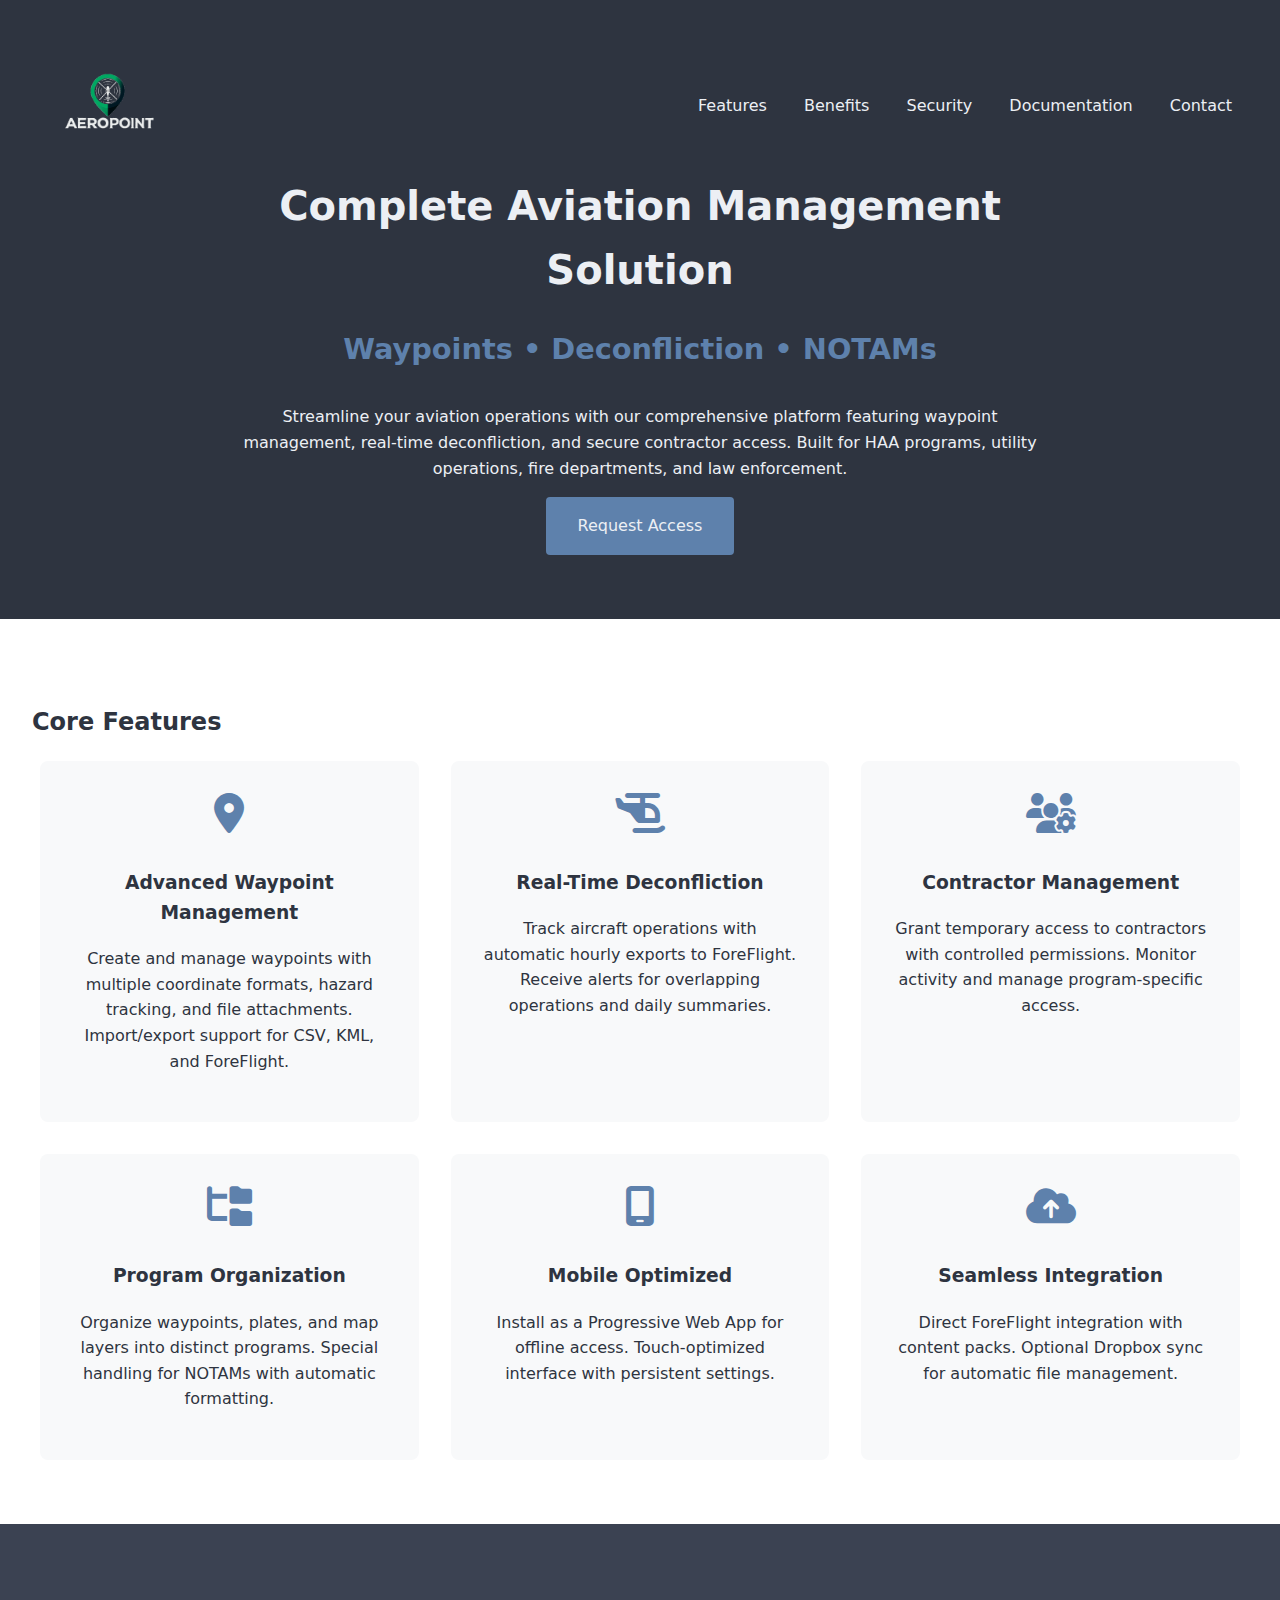
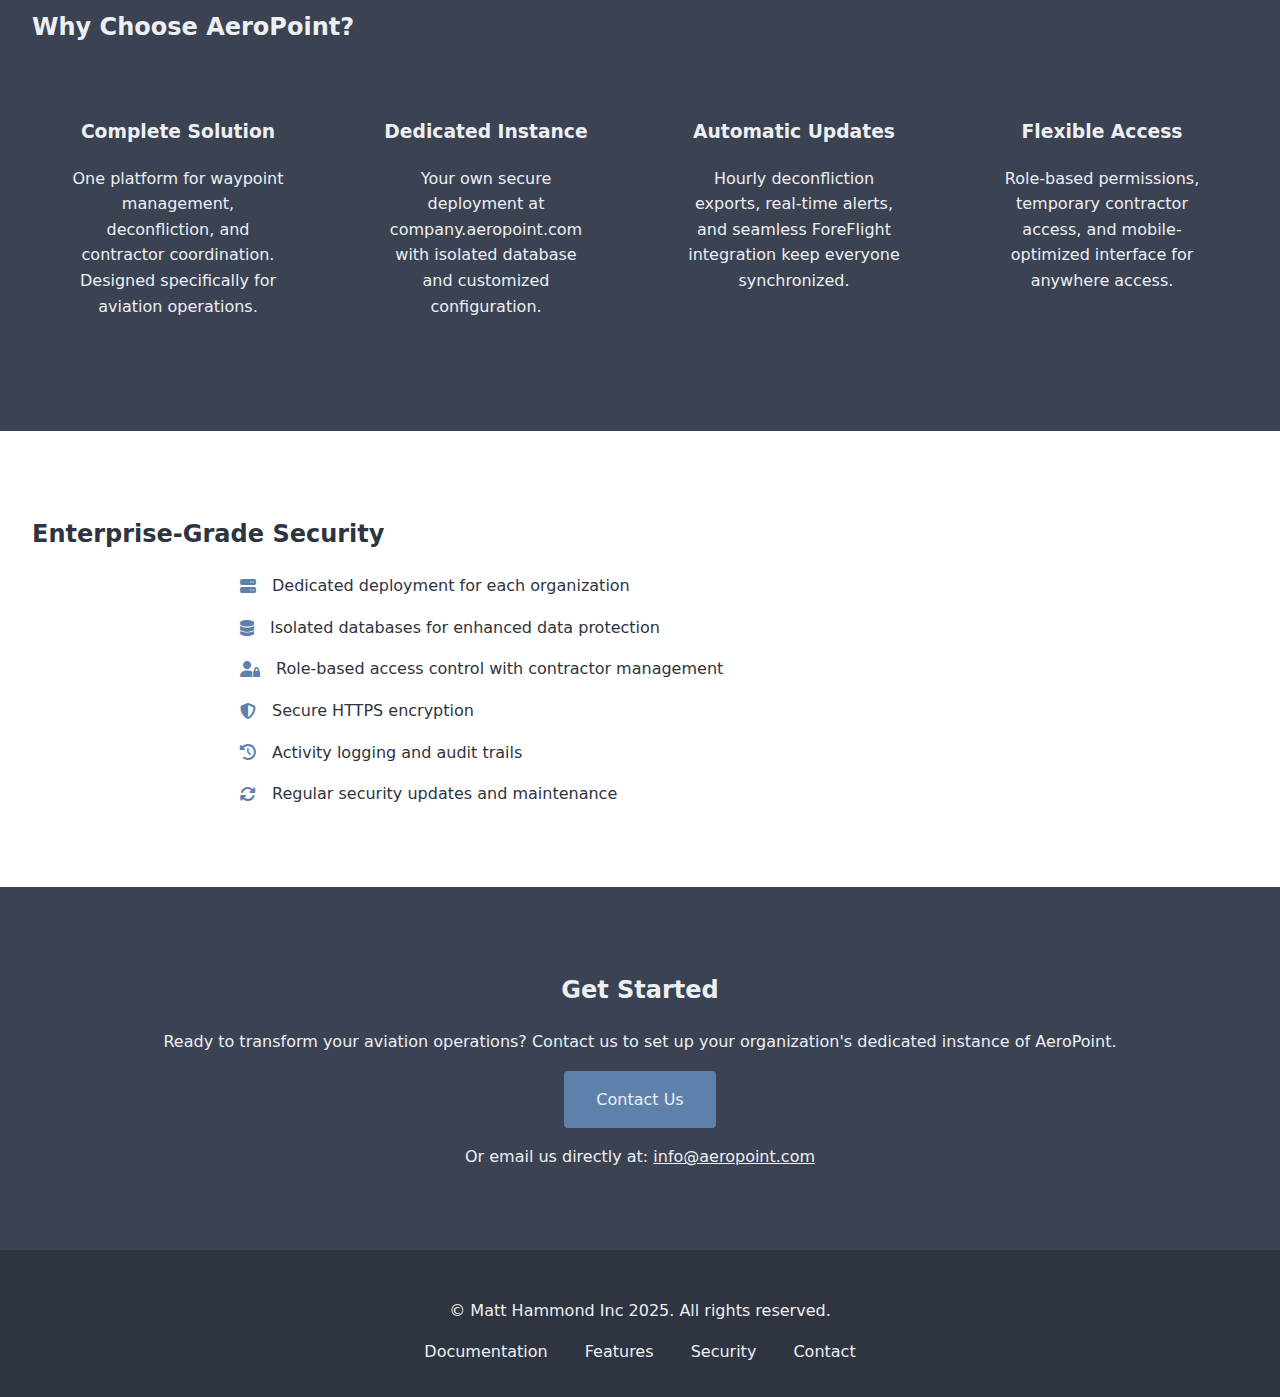
<file: index.html>
<!doctype html>
<html lang="en">
  <head>
    <meta charset="UTF-8" />
    <meta name="viewport" content="width=device-width, initial-scale=1.0" />
    <title>AeroPoint - Aviation Waypoint & Deconfliction Management</title>
    <meta
      name="description"
      content="AeroPoint is a comprehensive aviation waypoint management system with advanced deconfliction tools. Perfect for HAA programs, utility operations, fire departments, and law enforcement aviation units. Features include ForeFlight integration, contractor management, and automatic hourly deconfliction exports."
    />

    <!-- Favicon -->
    <link
      rel="apple-touch-icon"
      sizes="180x180"
      href="images/favicon/apple-touch-icon.png"
    />
    <link
      rel="icon"
      type="image/png"
      sizes="32x32"
      href="images/favicon/favicon-32x32.png"
    />
    <link
      rel="icon"
      type="image/png"
      sizes="16x16"
      href="images/favicon/favicon-16x16.png"
    />
    <link rel="manifest" href="images/favicon/site.webmanifest" />

    <link rel="stylesheet" href="css/styles.css" />
    <link
      rel="stylesheet"
      href="https://cdnjs.cloudflare.com/ajax/libs/modern-normalize/2.0.0/modern-normalize.min.css"
    />
    <link
      rel="stylesheet"
      href="https://cdnjs.cloudflare.com/ajax/libs/font-awesome/6.4.0/css/all.min.css"
    />
    <script src="https://www.google.com/recaptcha/api.js?render=6LeG2hUrAAAAAMUD3b8o0OURuL3CIola4CC_6qtU"></script>
  </head>
  <body>
    <header class="hero">
      <nav class="navbar">
        <div class="logo">
          <img src="images/AeroPoint2.png" alt="AeroPoint Logo" />
        </div>
        <div class="nav-links">
          <a href="#features">Features</a>
          <a href="#benefits">Benefits</a>
          <a href="#security">Security</a>
          <a href="documentation.html">Documentation</a>
          <a href="#contact">Contact</a>
        </div>
      </nav>
      <div class="hero-content">
        <h1>Complete Aviation Management Solution</h1>
        <h2>Waypoints • Deconfliction • NOTAMs</h2>
        <p>
          Streamline your aviation operations with our comprehensive platform
          featuring waypoint management, real-time deconfliction, and secure
          contractor access. Built for HAA programs, utility operations, fire
          departments, and law enforcement.
        </p>
        <a href="#contact" class="cta-button">Request Access</a>
      </div>
    </header>

    <main>
      <section id="features" class="features">
        <h2>Core Features</h2>
        <div class="feature-grid">
          <div class="feature-card">
            <i class="fas fa-map-marker-alt"></i>
            <h3>Advanced Waypoint Management</h3>
            <p>
              Create and manage waypoints with multiple coordinate formats,
              hazard tracking, and file attachments. Import/export support for
              CSV, KML, and ForeFlight.
            </p>
          </div>
          <div class="feature-card">
            <i class="fas fa-helicopter"></i>
            <h3>Real-Time Deconfliction</h3>
            <p>
              Track aircraft operations with automatic hourly exports to
              ForeFlight. Receive alerts for overlapping operations and daily
              summaries.
            </p>
          </div>
          <div class="feature-card">
            <i class="fas fa-users-gear"></i>
            <h3>Contractor Management</h3>
            <p>
              Grant temporary access to contractors with controlled permissions.
              Monitor activity and manage program-specific access.
            </p>
          </div>
          <div class="feature-card">
            <i class="fas fa-folder-tree"></i>
            <h3>Program Organization</h3>
            <p>
              Organize waypoints, plates, and map layers into distinct programs.
              Special handling for NOTAMs with automatic formatting.
            </p>
          </div>
          <div class="feature-card">
            <i class="fas fa-mobile-screen"></i>
            <h3>Mobile Optimized</h3>
            <p>
              Install as a Progressive Web App for offline access.
              Touch-optimized interface with persistent settings.
            </p>
          </div>
          <div class="feature-card">
            <i class="fas fa-cloud-arrow-up"></i>
            <h3>Seamless Integration</h3>
            <p>
              Direct ForeFlight integration with content packs. Optional Dropbox
              sync for automatic file management.
            </p>
          </div>
        </div>
      </section>

      <section id="benefits" class="benefits">
        <h2>Why Choose AeroPoint?</h2>
        <div class="benefits-container">
          <div class="benefit">
            <h3>Complete Solution</h3>
            <p>
              One platform for waypoint management, deconfliction, and
              contractor coordination. Designed specifically for aviation
              operations.
            </p>
          </div>
          <div class="benefit">
            <h3>Dedicated Instance</h3>
            <p>
              Your own secure deployment at company.aeropoint.com with isolated
              database and customized configuration.
            </p>
          </div>
          <div class="benefit">
            <h3>Automatic Updates</h3>
            <p>
              Hourly deconfliction exports, real-time alerts, and seamless
              ForeFlight integration keep everyone synchronized.
            </p>
          </div>
          <div class="benefit">
            <h3>Flexible Access</h3>
            <p>
              Role-based permissions, temporary contractor access, and
              mobile-optimized interface for anywhere access.
            </p>
          </div>
        </div>
      </section>

      <section id="security" class="security">
        <h2>Enterprise-Grade Security</h2>
        <div class="security-features">
          <ul>
            <li>
              <i class="fas fa-server"></i> Dedicated deployment for each
              organization
            </li>
            <li>
              <i class="fas fa-database"></i> Isolated databases for enhanced
              data protection
            </li>
            <li>
              <i class="fas fa-user-lock"></i> Role-based access control with
              contractor management
            </li>
            <li>
              <i class="fas fa-shield-halved"></i> Secure HTTPS encryption
            </li>
            <li>
              <i class="fas fa-clock-rotate-left"></i> Activity logging and
              audit trails
            </li>
            <li>
              <i class="fas fa-arrows-rotate"></i> Regular security updates and
              maintenance
            </li>
          </ul>
        </div>
      </section>

      <section id="contact" class="contact">
        <h2>Get Started</h2>
        <p>
          Ready to transform your aviation operations? Contact us to set up your
          organization's dedicated instance of AeroPoint.
        </p>
        <a href="#" id="openContactForm" class="cta-button">Contact Us</a>
        <p class="email-alternative">
          Or email us directly at:
          <a href="mailto:info@aeropoint.com">info@aeropoint.com</a>
        </p>
      </section>

      <!-- Contact Form Popup -->
      <div id="contactPopup" class="popup">
        <div class="popup-content">
          <span class="close-popup">&times;</span>
          <h2>Contact Us</h2>
          <form
            name="access"
            id="access"
            action="https://form.aeropoint.com/api/v1/form/3DCipNRqa6Wyxrq9wdVUcIckFzo9B1J1"
            method="POST"
          >
            <div class="form-group">
              <label for="name">Name:</label>
              <input type="text" id="name" name="name" required />
            </div>
            <div class="form-group">
              <label for="email">Email:</label>
              <input type="email" id="email" name="email" required />
            </div>
            <input type="hidden" name="subject" value="Access Request" />
            <div class="form-group">
              <label for="content">Message:</label>
              <textarea id="content" name="content" required></textarea>
            </div>
            <button type="submit" class="cta-button">Send Message</button>
            <div class="recaptcha-text">
              This site is protected by reCAPTCHA and the Google
              <a href="https://policies.google.com/privacy">Privacy Policy</a> and
              <a href="https://policies.google.com/terms">Terms of Service</a> apply.
            </div>
            <div class="overlay" style="display: none">
              <div></div>
            </div>
          </form>
        </div>
      </div>
    </main>

    <footer>
      <div class="footer-content">
        <p>&copy; Matt Hammond Inc 2025. All rights reserved.</p>
        <div class="footer-links">
          <a href="documentation.html">Documentation</a>
          <a href="#features">Features</a>
          <a href="#security">Security</a>
          <a href="#contact">Contact</a>
        </div>
      </div>
    </footer>

    <script src="https://ajax.googleapis.com/ajax/libs/jquery/2.2.0/jquery.min.js"></script>
    <script src="js/form.js"></script>
    <script src="js/main.js"></script>
  </body>
</html>
</file>
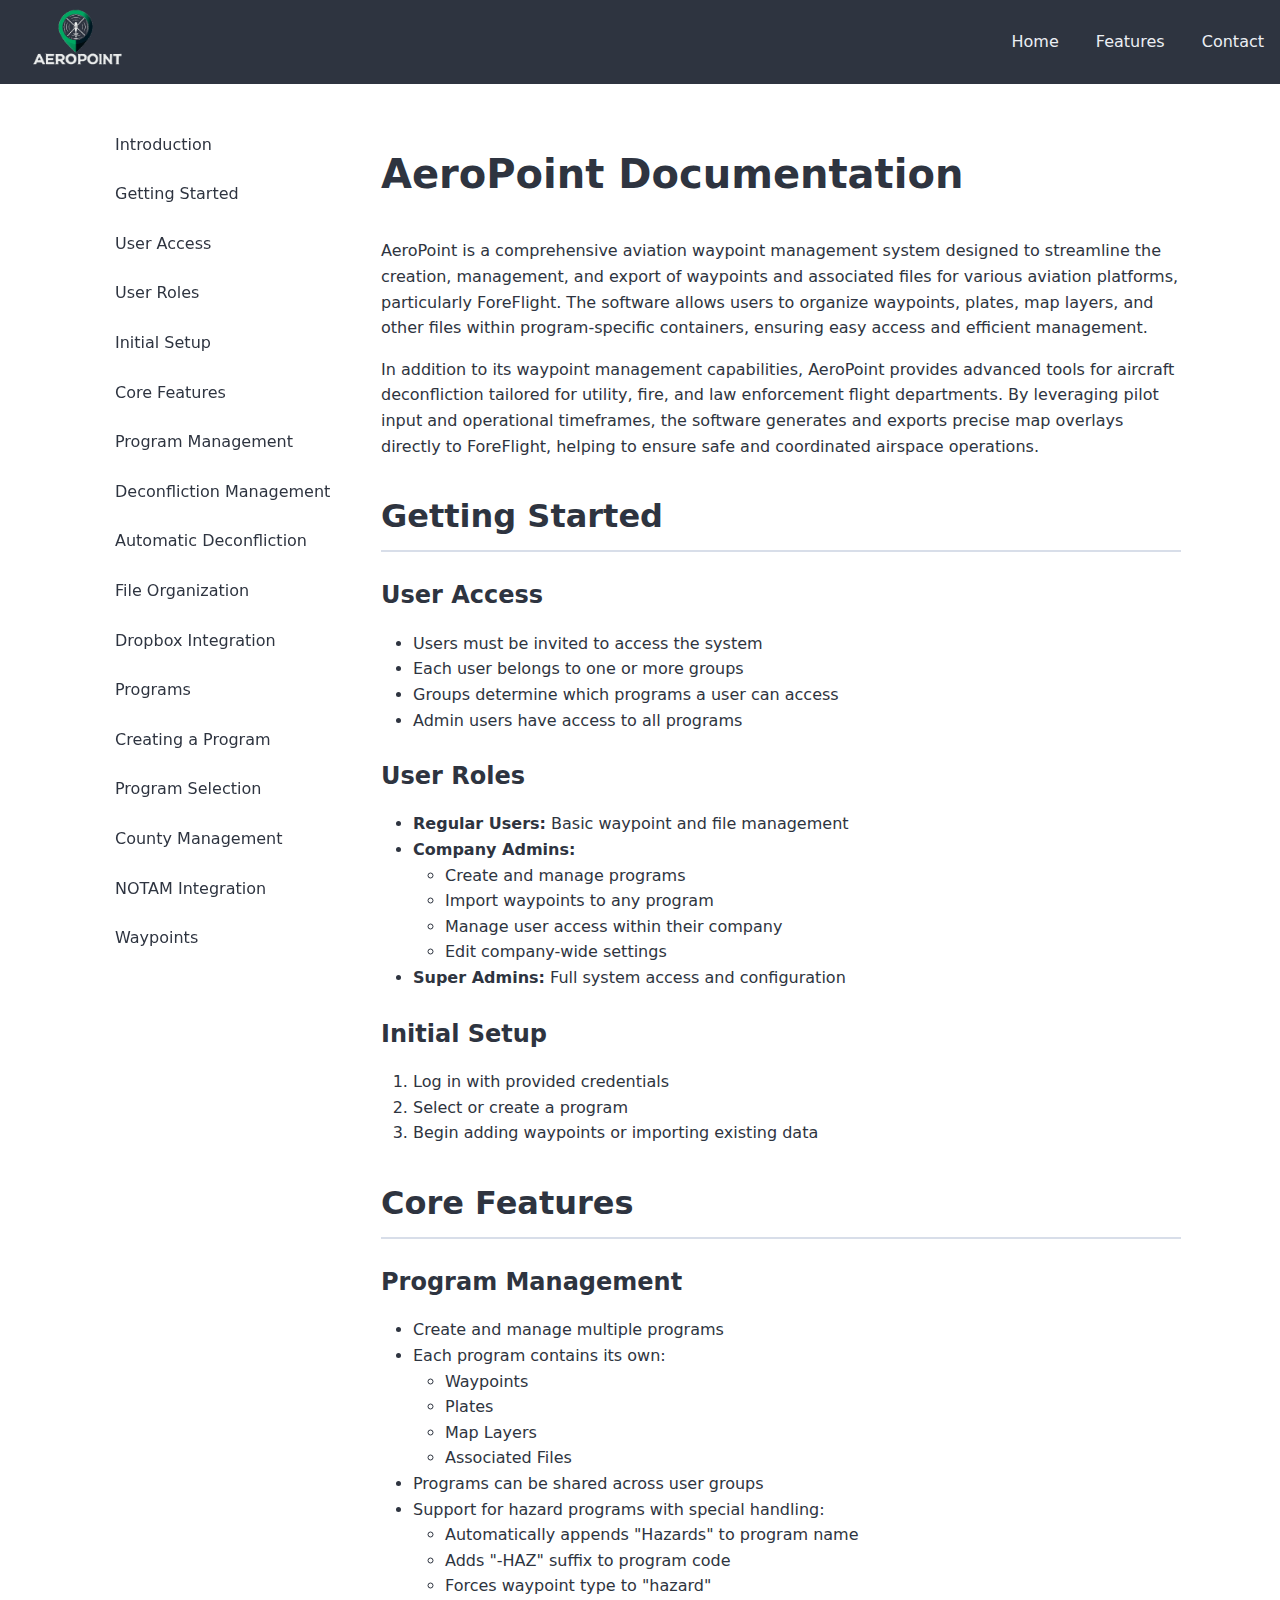
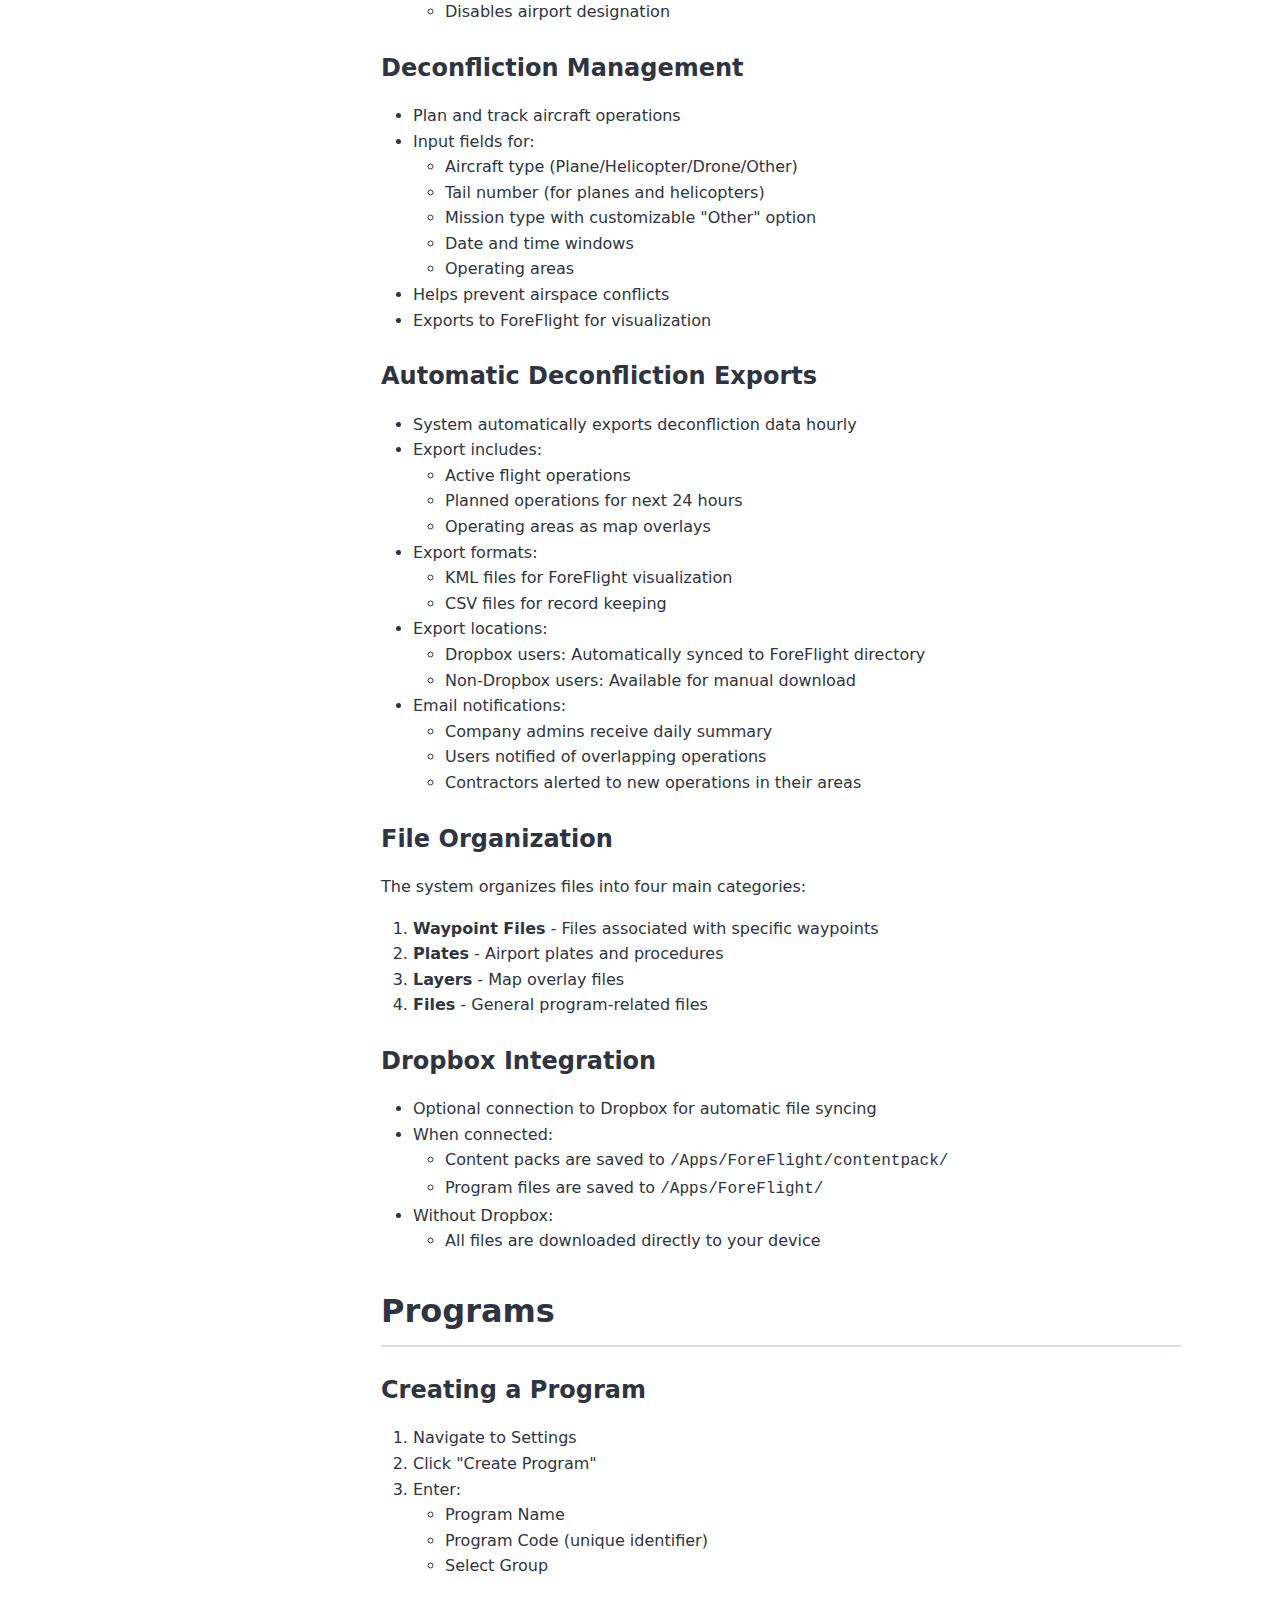
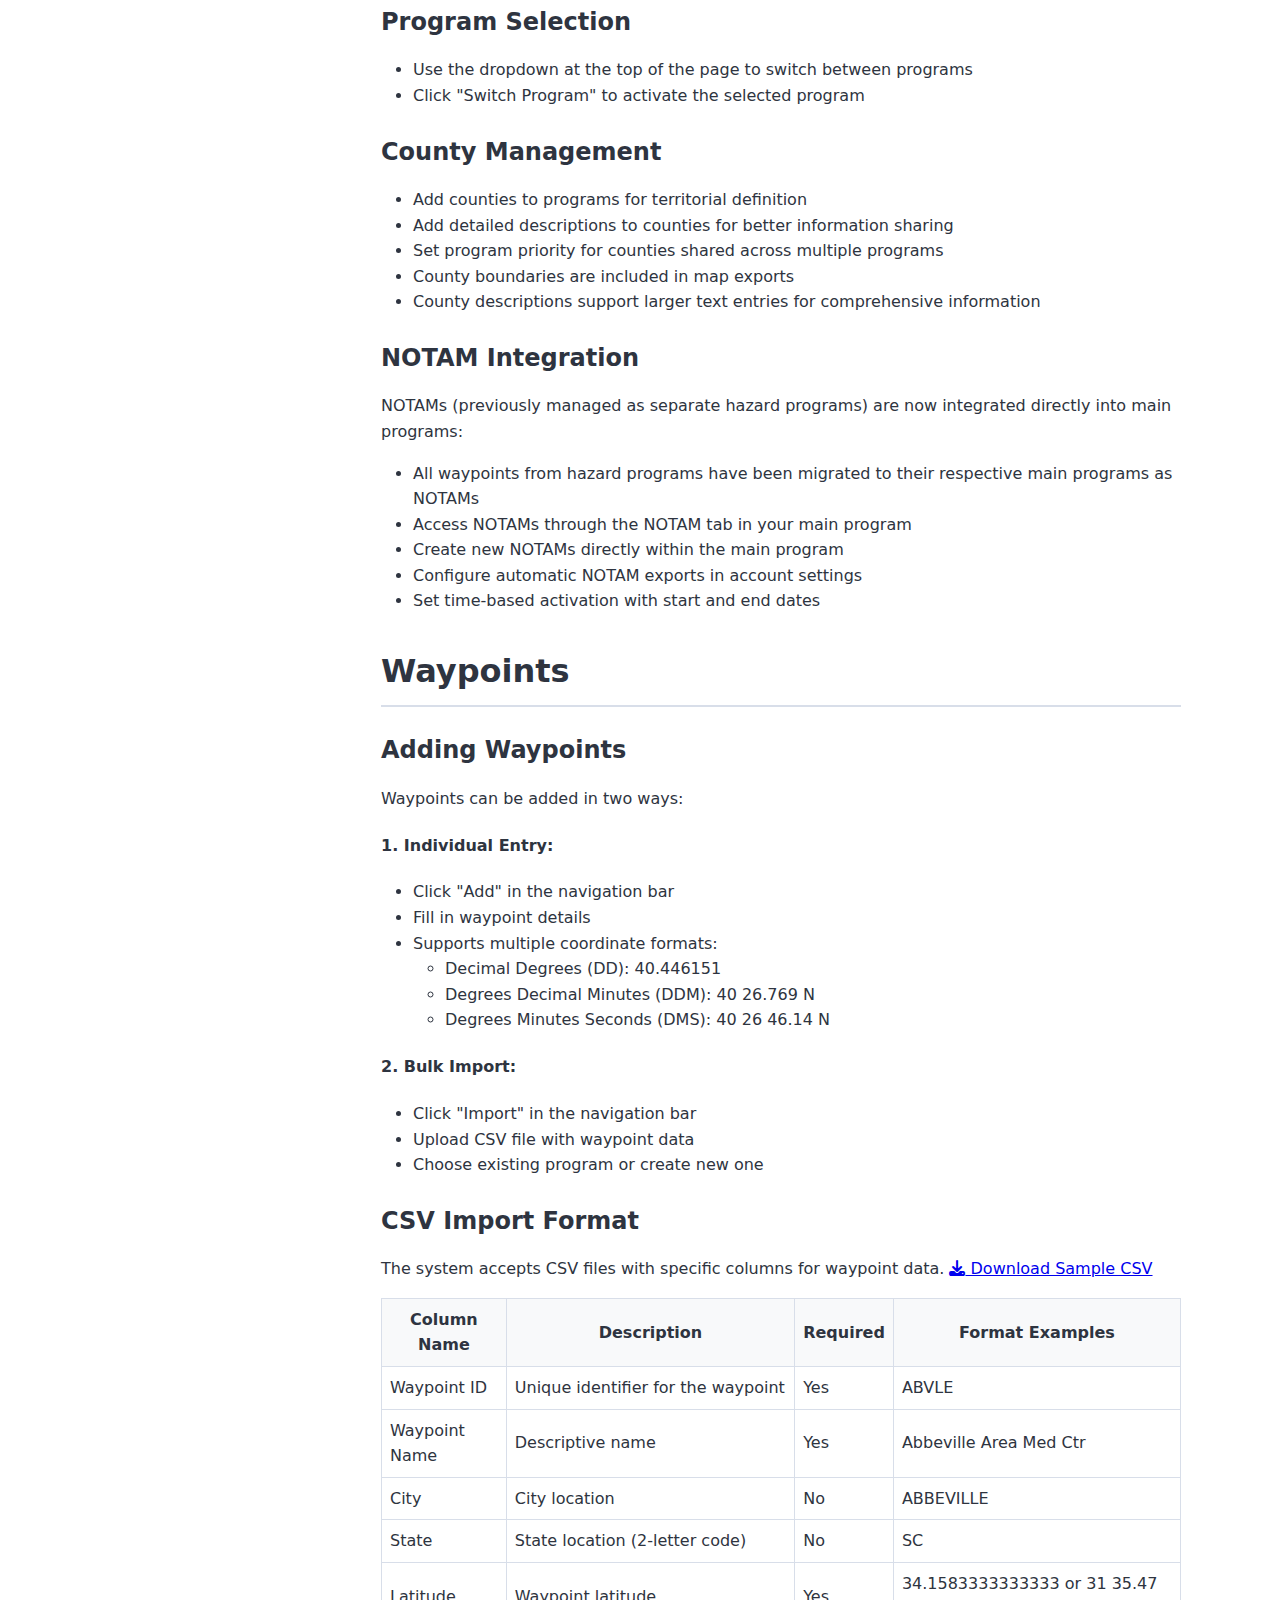
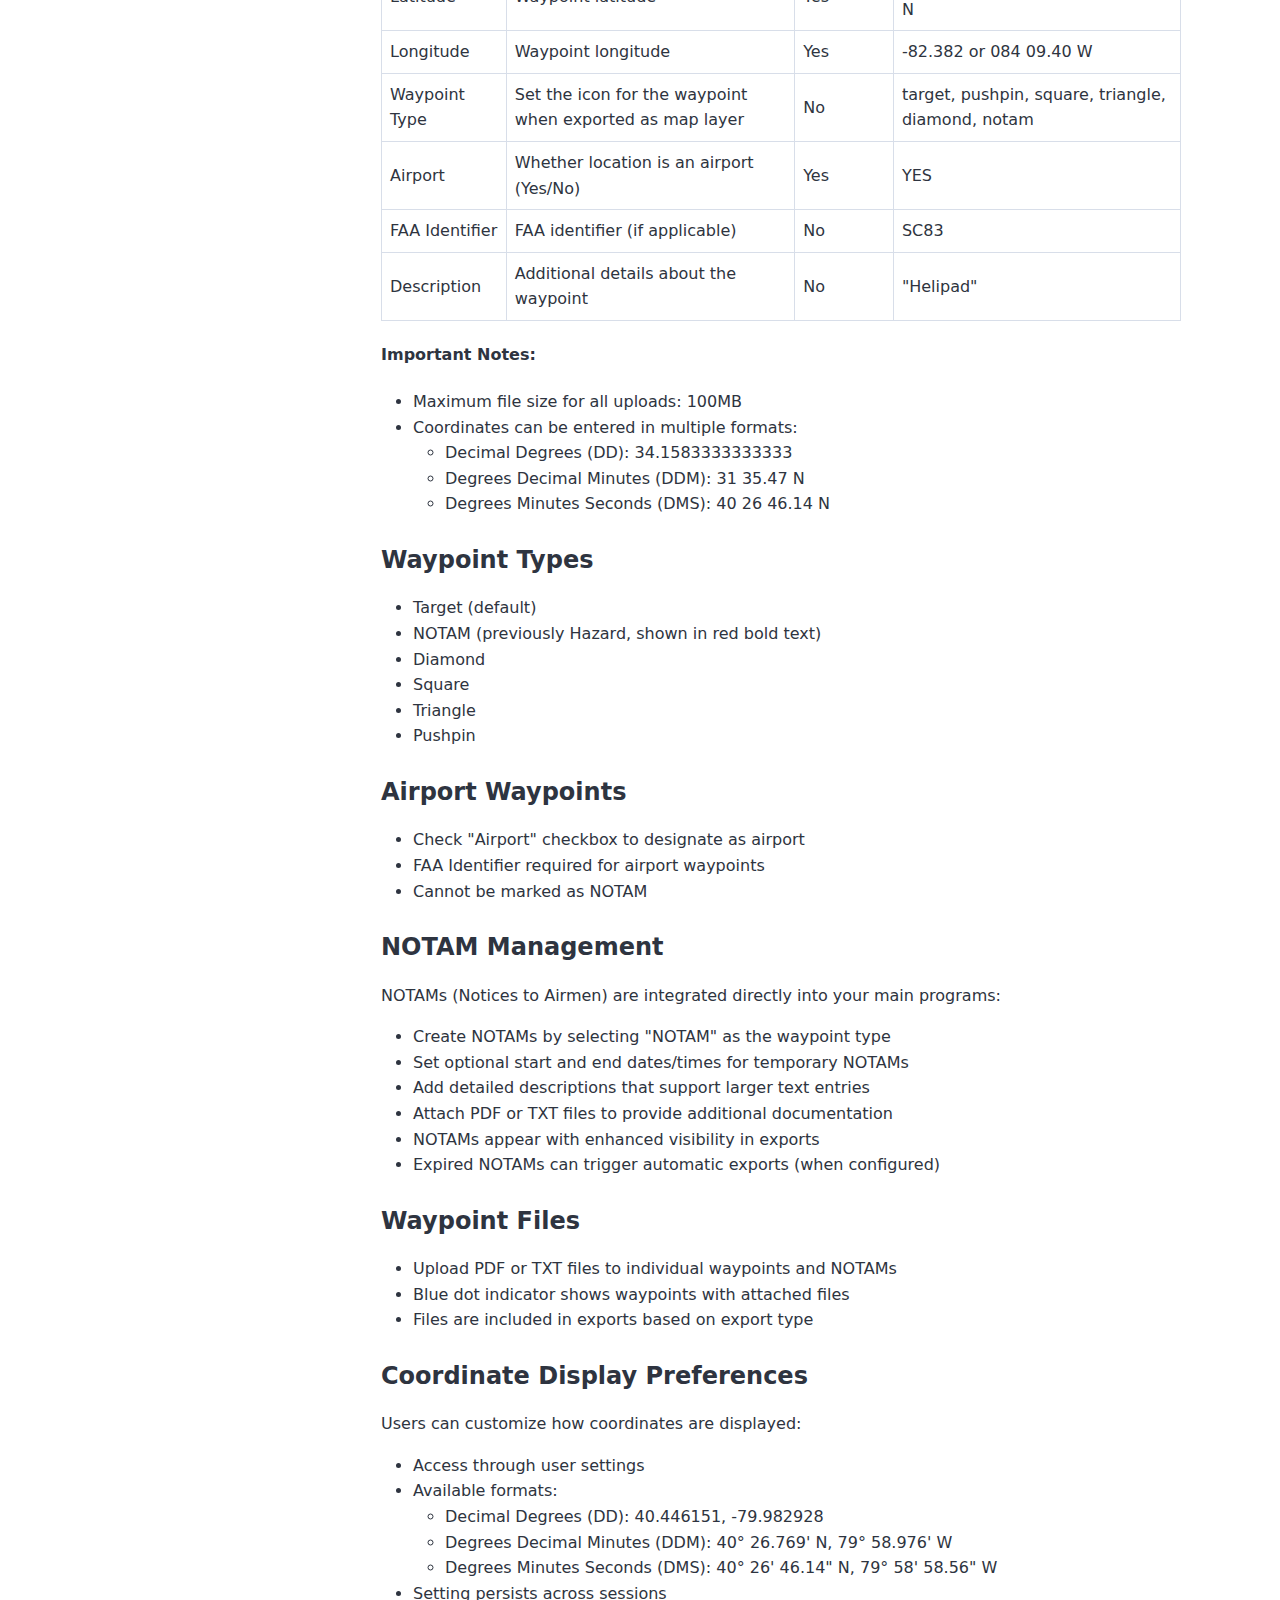
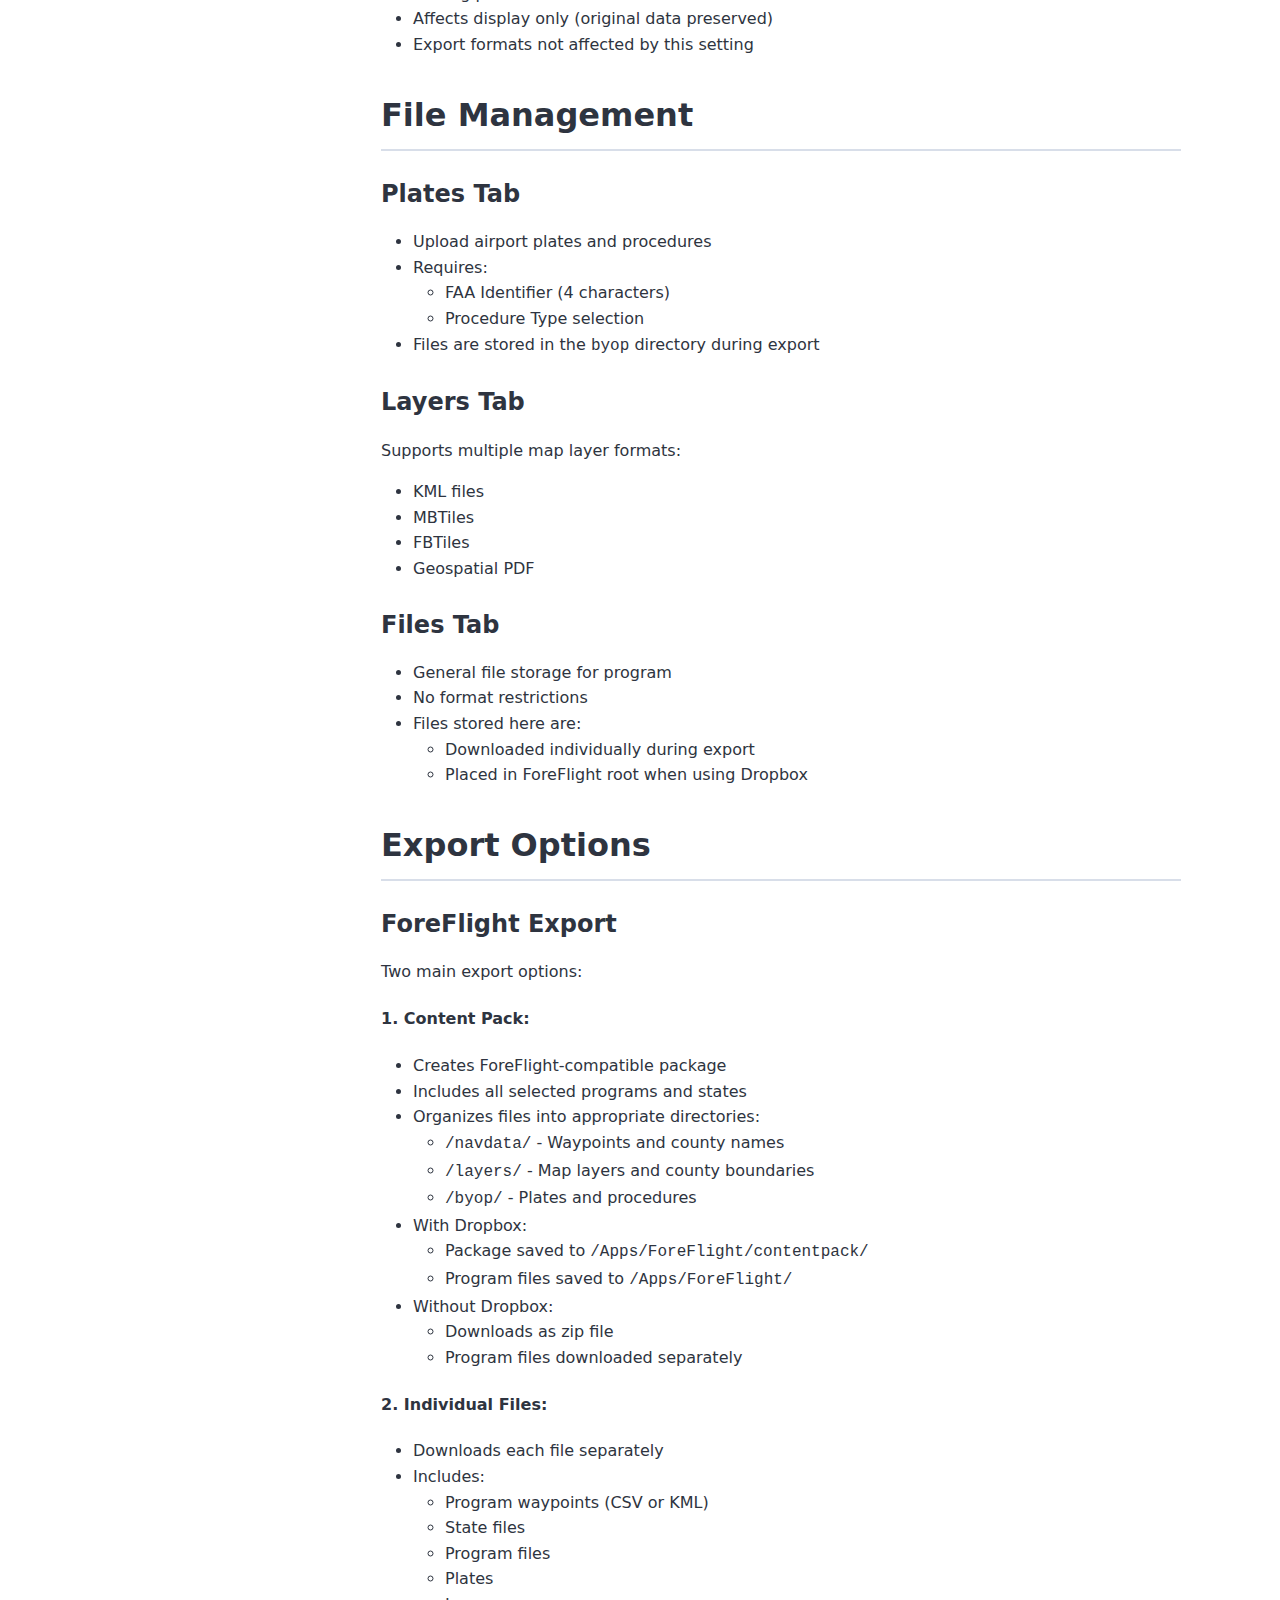
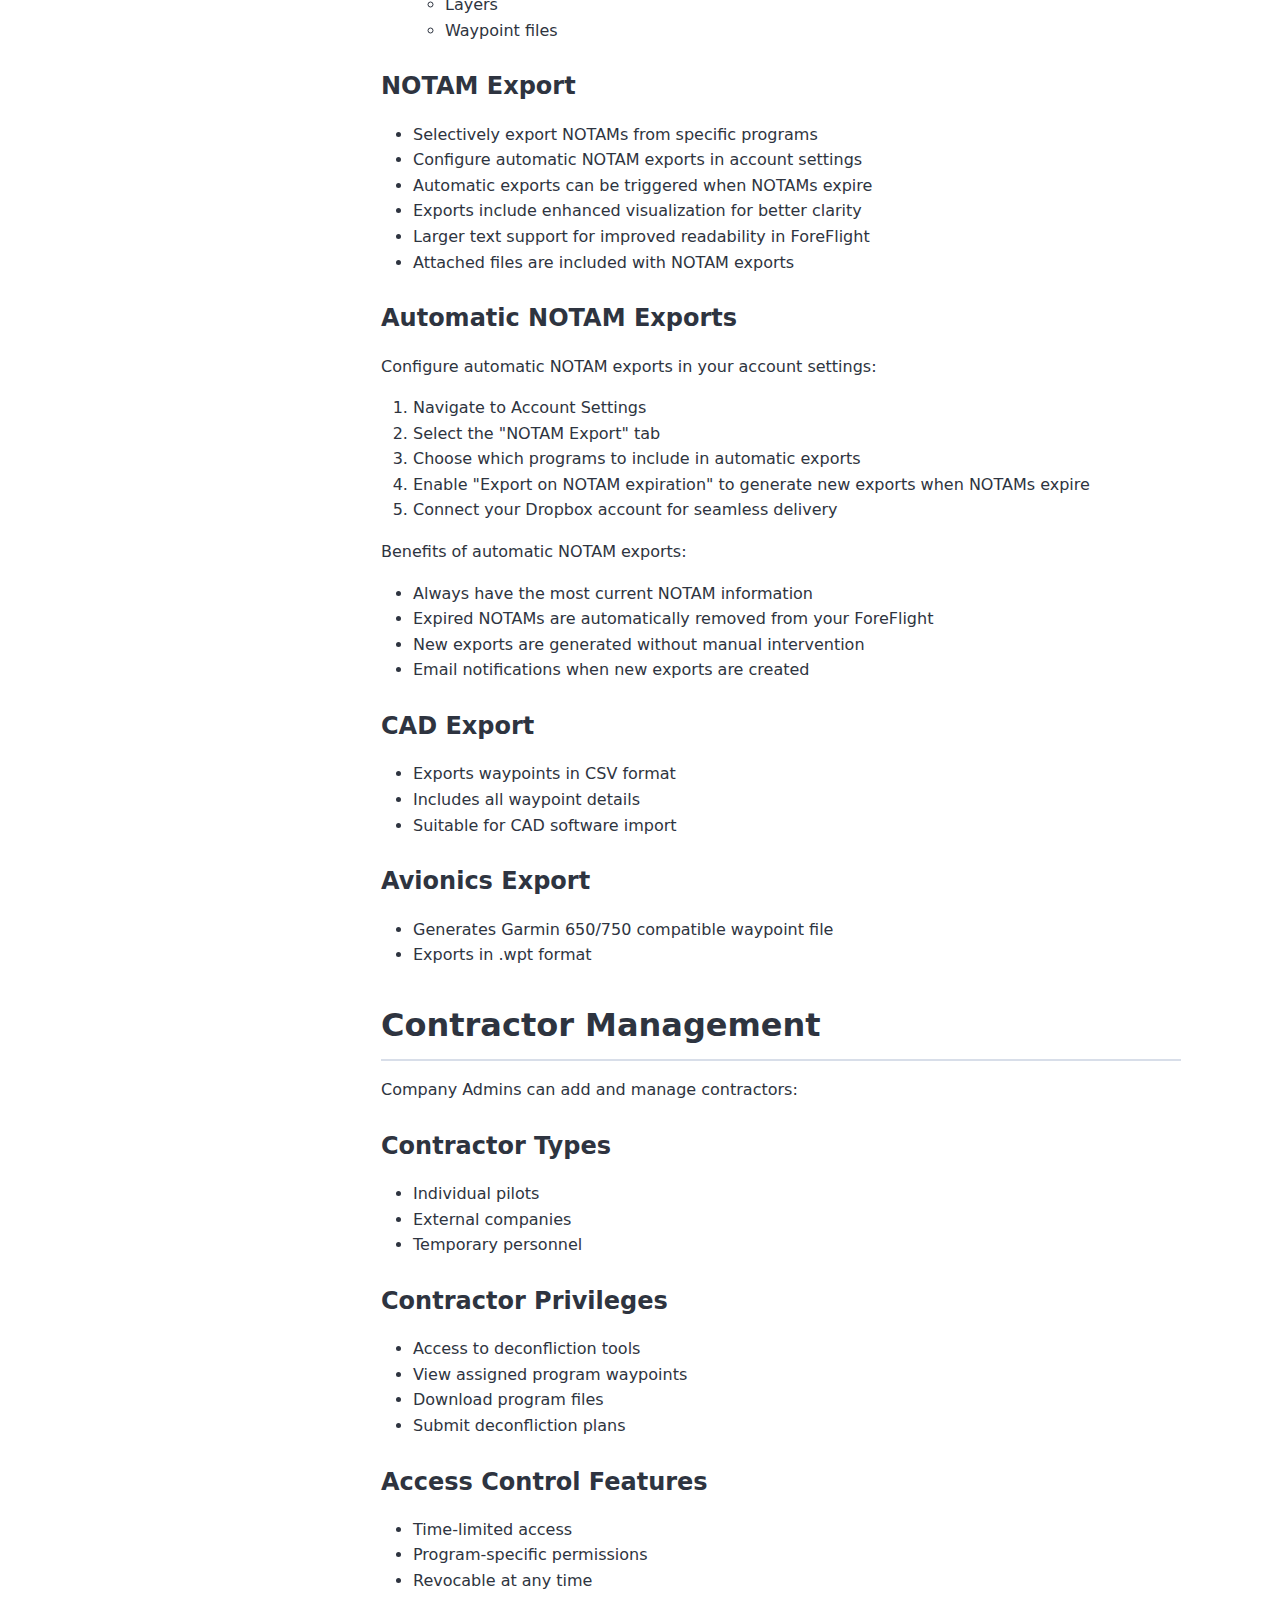
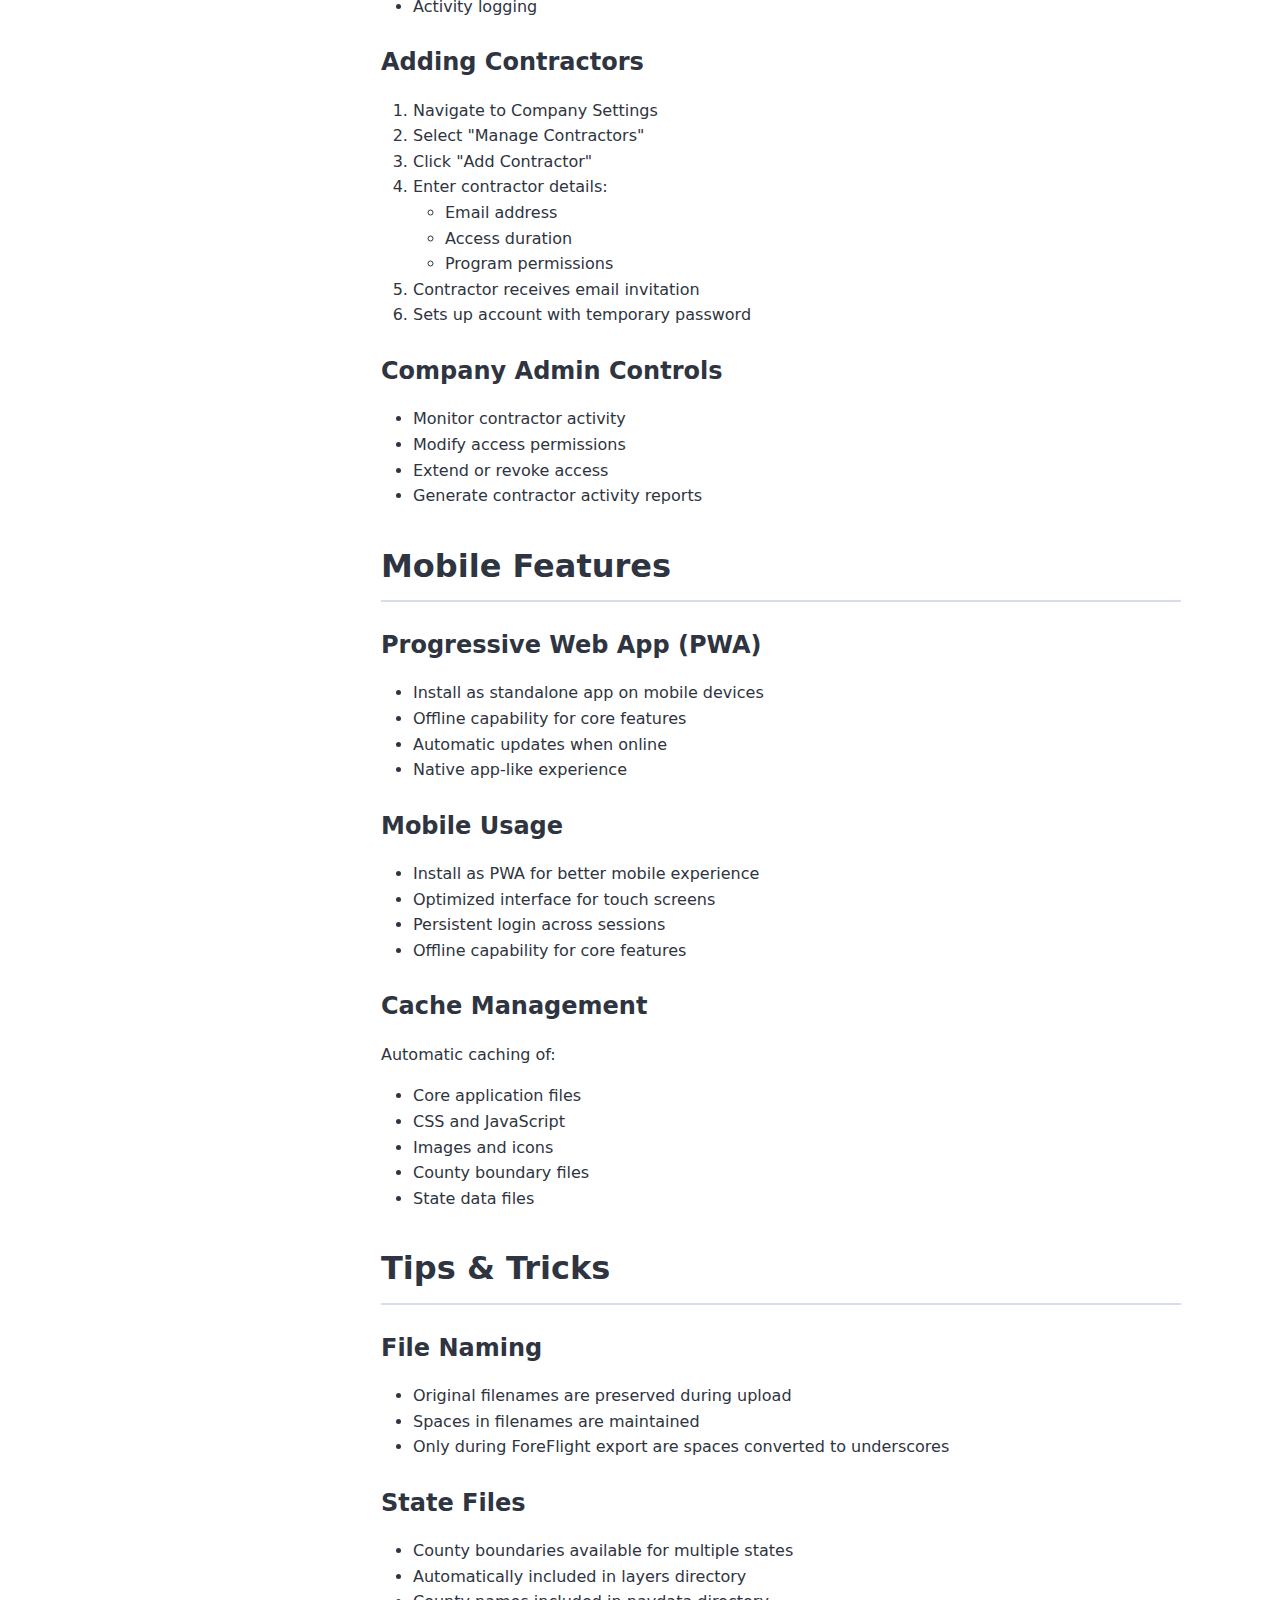
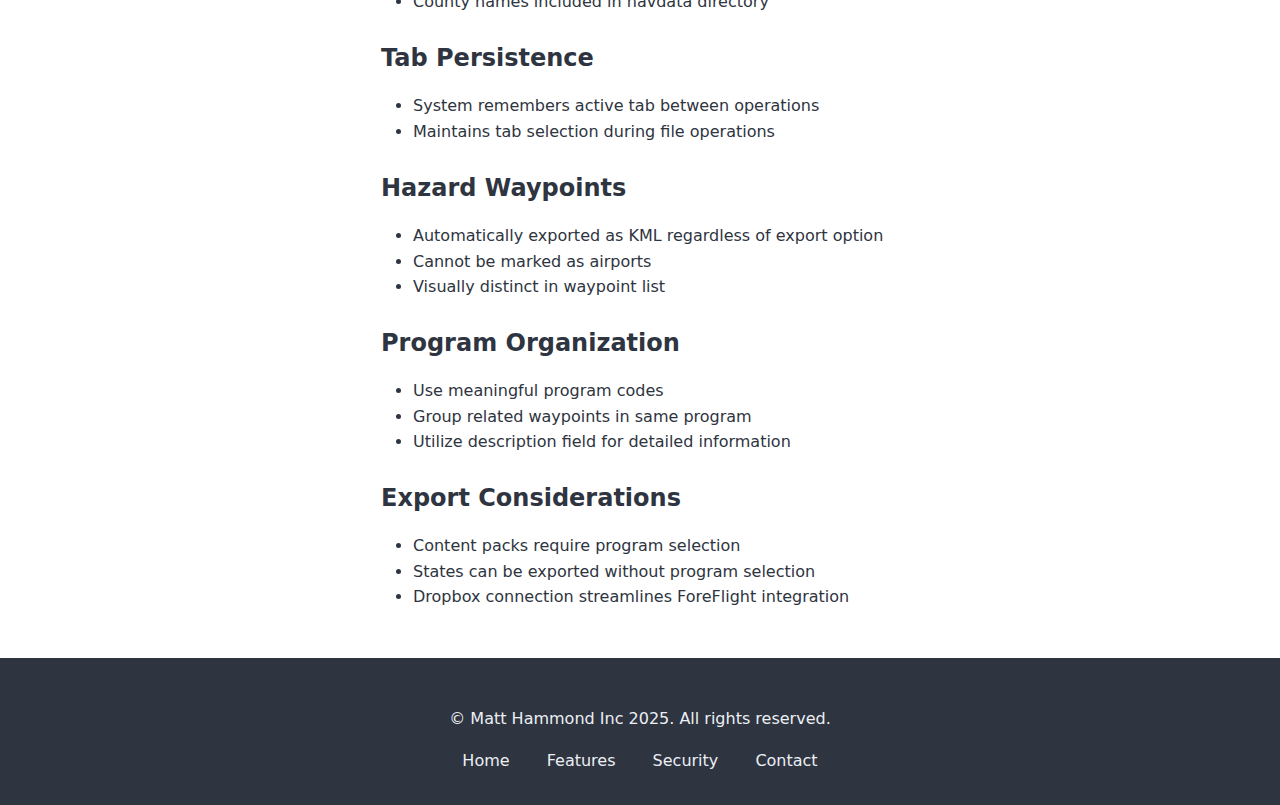
<file: documentation.html>
<!doctype html>
<html lang="en">
  <head>
    <meta charset="UTF-8" />
    <meta name="viewport" content="width=device-width, initial-scale=1.0" />
    <title>AeroPoint Documentation</title>
    <meta
      name="description"
      content="Complete documentation for AeroPoint's aviation waypoint management and deconfliction system."
    />

    <!-- Favicon -->
    <link
      rel="apple-touch-icon"
      sizes="180x180"
      href="images/favicon/apple-touch-icon.png"
    />
    <link
      rel="icon"
      type="image/png"
      sizes="32x32"
      href="images/favicon/favicon-32x32.png"
    />
    <link
      rel="icon"
      type="image/png"
      sizes="16x16"
      href="images/favicon/favicon-16x16.png"
    />
    <link rel="manifest" href="images/favicon/site.webmanifest" />

    <link rel="stylesheet" href="css/styles.css" />
    <link rel="stylesheet" href="css/documentation.css" />
    <link
      rel="stylesheet"
      href="https://cdnjs.cloudflare.com/ajax/libs/modern-normalize/2.0.0/modern-normalize.min.css"
    />
    <link
      rel="stylesheet"
      href="https://cdnjs.cloudflare.com/ajax/libs/font-awesome/6.4.0/css/all.min.css"
    />
  </head>
  <body class="documentation-page">
    <nav class="navbar">
      <div class="logo">
        <a href="index.html">
          <img src="images/AeroPoint2.png" alt="AeroPoint Logo" />
        </a>
      </div>
      <div class="nav-links">
        <a href="index.html">Home</a>
        <a href="index.html#features">Features</a>
        <a href="index.html#contact">Contact</a>
      </div>
    </nav>

    <div class="documentation-container">
      <aside class="sidebar">
        <nav class="doc-nav">
          <ul>
            <li><a href="#introduction">Introduction</a></li>
            <li>
              <a href="#getting-started">Getting Started</a>
              <ul>
                <li><a href="#user-access">User Access</a></li>
                <li><a href="#user-roles">User Roles</a></li>
                <li><a href="#initial-setup">Initial Setup</a></li>
              </ul>
            </li>
            <li>
              <a href="#core-features">Core Features</a>
              <ul>
                <li><a href="#program-management">Program Management</a></li>
                <li>
                  <a href="#deconfliction-management"
                    >Deconfliction Management</a
                  >
                </li>
                <li>
                  <a href="#automatic-deconfliction">Automatic Deconfliction</a>
                </li>
                <li><a href="#file-organization">File Organization</a></li>
                <li><a href="#dropbox-integration">Dropbox Integration</a></li>
              </ul>
            </li>
            <li>
              <a href="#programs">Programs</a>
              <ul>
                <li><a href="#creating-program">Creating a Program</a></li>
                <li><a href="#program-selection">Program Selection</a></li>
                <li><a href="#county-management">County Management</a></li>
                <li><a href="#notam-integration">NOTAM Integration</a></li>
              </ul>
            </li>
            <li>
              <a href="#waypoints">Waypoints</a>
              <ul>
                <li><a href="#adding-waypoints">Adding Waypoints</a></li>
                <li><a href="#csv-import">CSV Import Format</a></li>
                <li><a href="#waypoint-types">Waypoint Types</a></li>
                <li><a href="#airport-waypoints">Airport Waypoints</a></li>
                <li><a href="#notam-management">NOTAM Management</a></li>
                <li><a href="#waypoint-files">Waypoint Files</a></li>
                <li><a href="#coordinate-display">Coordinate Display</a></li>
              </ul>
            </li>
            <li><a href="#file-management">File Management</a></li>
            <li>
              <a href="#export-options">Export Options</a>
              <ul>
                <li><a href="#foreflight-export">ForeFlight Export</a></li>
                <li><a href="#notam-export">NOTAM Export</a></li>
                <li><a href="#automatic-notam-exports">Automatic NOTAM Exports</a></li>
                <li><a href="#cad-export">CAD Export</a></li>
                <li><a href="#avionics-export">Avionics Export</a></li>
              </ul>
            </li>
            <li><a href="#contractor-management">Contractor Management</a></li>
            <li><a href="#mobile-features">Mobile Features</a></li>
            <li><a href="#tips">Tips & Tricks</a></li>
          </ul>
        </nav>
      </aside>

      <main class="documentation-content">
        <section id="introduction">
          <h1>AeroPoint Documentation</h1>
          <p>
            AeroPoint is a comprehensive aviation waypoint management system
            designed to streamline the creation, management, and export of
            waypoints and associated files for various aviation platforms,
            particularly ForeFlight. The software allows users to organize
            waypoints, plates, map layers, and other files within
            program-specific containers, ensuring easy access and efficient
            management.
          </p>
          <p>
            In addition to its waypoint management capabilities, AeroPoint
            provides advanced tools for aircraft deconfliction tailored for
            utility, fire, and law enforcement flight departments. By leveraging
            pilot input and operational timeframes, the software generates and
            exports precise map overlays directly to ForeFlight, helping to
            ensure safe and coordinated airspace operations.
          </p>
        </section>

        <section id="getting-started">
          <h2>Getting Started</h2>

          <section id="user-access">
            <h3>User Access</h3>
            <ul>
              <li>Users must be invited to access the system</li>
              <li>Each user belongs to one or more groups</li>
              <li>Groups determine which programs a user can access</li>
              <li>Admin users have access to all programs</li>
            </ul>
          </section>

          <section id="user-roles">
            <h3>User Roles</h3>
            <ul>
              <li>
                <strong>Regular Users:</strong> Basic waypoint and file
                management
              </li>
              <li>
                <strong>Company Admins:</strong>
                <ul>
                  <li>Create and manage programs</li>
                  <li>Import waypoints to any program</li>
                  <li>Manage user access within their company</li>
                  <li>Edit company-wide settings</li>
                </ul>
              </li>
              <li>
                <strong>Super Admins:</strong> Full system access and
                configuration
              </li>
            </ul>
          </section>

          <section id="initial-setup">
            <h3>Initial Setup</h3>
            <ol>
              <li>Log in with provided credentials</li>
              <li>Select or create a program</li>
              <li>Begin adding waypoints or importing existing data</li>
            </ol>
          </section>
        </section>

        <section id="core-features">
          <h2>Core Features</h2>

          <section id="program-management">
            <h3>Program Management</h3>
            <ul>
              <li>Create and manage multiple programs</li>
              <li>
                Each program contains its own:
                <ul>
                  <li>Waypoints</li>
                  <li>Plates</li>
                  <li>Map Layers</li>
                  <li>Associated Files</li>
                </ul>
              </li>
              <li>Programs can be shared across user groups</li>
              <li>
                Support for hazard programs with special handling:
                <ul>
                  <li>Automatically appends "Hazards" to program name</li>
                  <li>Adds "-HAZ" suffix to program code</li>
                  <li>Forces waypoint type to "hazard"</li>
                  <li>Disables airport designation</li>
                </ul>
              </li>
            </ul>
          </section>

          <section id="deconfliction-management">
            <h3>Deconfliction Management</h3>
            <ul>
              <li>Plan and track aircraft operations</li>
              <li>
                Input fields for:
                <ul>
                  <li>Aircraft type (Plane/Helicopter/Drone/Other)</li>
                  <li>Tail number (for planes and helicopters)</li>
                  <li>Mission type with customizable "Other" option</li>
                  <li>Date and time windows</li>
                  <li>Operating areas</li>
                </ul>
              </li>
              <li>Helps prevent airspace conflicts</li>
              <li>Exports to ForeFlight for visualization</li>
            </ul>
          </section>

          <section id="automatic-deconfliction">
            <h3>Automatic Deconfliction Exports</h3>
            <ul>
              <li>System automatically exports deconfliction data hourly</li>
              <li>
                Export includes:
                <ul>
                  <li>Active flight operations</li>
                  <li>Planned operations for next 24 hours</li>
                  <li>Operating areas as map overlays</li>
                </ul>
              </li>
              <li>
                Export formats:
                <ul>
                  <li>KML files for ForeFlight visualization</li>
                  <li>CSV files for record keeping</li>
                </ul>
              </li>
              <li>
                Export locations:
                <ul>
                  <li>
                    Dropbox users: Automatically synced to ForeFlight directory
                  </li>
                  <li>Non-Dropbox users: Available for manual download</li>
                </ul>
              </li>
              <li>
                Email notifications:
                <ul>
                  <li>Company admins receive daily summary</li>
                  <li>Users notified of overlapping operations</li>
                  <li>Contractors alerted to new operations in their areas</li>
                </ul>
              </li>
            </ul>
          </section>

          <section id="file-organization">
            <h3>File Organization</h3>
            <p>The system organizes files into four main categories:</p>
            <ol>
              <li>
                <strong>Waypoint Files</strong> - Files associated with specific
                waypoints
              </li>
              <li><strong>Plates</strong> - Airport plates and procedures</li>
              <li><strong>Layers</strong> - Map overlay files</li>
              <li><strong>Files</strong> - General program-related files</li>
            </ol>
          </section>

          <section id="dropbox-integration">
            <h3>Dropbox Integration</h3>
            <ul>
              <li>Optional connection to Dropbox for automatic file syncing</li>
              <li>
                When connected:
                <ul>
                  <li>
                    Content packs are saved to
                    <code>/Apps/ForeFlight/contentpack/</code>
                  </li>
                  <li>
                    Program files are saved to <code>/Apps/ForeFlight/</code>
                  </li>
                </ul>
              </li>
              <li>
                Without Dropbox:
                <ul>
                  <li>All files are downloaded directly to your device</li>
                </ul>
              </li>
            </ul>
          </section>
        </section>

        <section id="programs">
          <h2>Programs</h2>

          <section id="creating-program">
            <h3>Creating a Program</h3>
            <ol>
              <li>Navigate to Settings</li>
              <li>Click "Create Program"</li>
              <li>
                Enter:
                <ul>
                  <li>Program Name</li>
                  <li>Program Code (unique identifier)</li>
                  <li>Select Group</li>
                </ul>
              </li>
            </ol>
          </section>

          <section id="program-selection">
            <h3>Program Selection</h3>
            <ul>
              <li>
                Use the dropdown at the top of the page to switch between
                programs
              </li>
              <li>Click "Switch Program" to activate the selected program</li>
            </ul>
          </section>

          <section id="county-management">
            <h3>County Management</h3>
            <ul>
              <li>Add counties to programs for territorial definition</li>
              <li>Add detailed descriptions to counties for better information sharing</li>
              <li>Set program priority for counties shared across multiple programs</li>
              <li>County boundaries are included in map exports</li>
              <li>County descriptions support larger text entries for comprehensive information</li>
            </ul>
          </section>

          <section id="notam-integration">
            <h3>NOTAM Integration</h3>
            <p>NOTAMs (previously managed as separate hazard programs) are now integrated directly into main programs:</p>
            <ul>
              <li>All waypoints from hazard programs have been migrated to their respective main programs as NOTAMs</li>
              <li>Access NOTAMs through the NOTAM tab in your main program</li>
              <li>Create new NOTAMs directly within the main program</li>
              <li>Configure automatic NOTAM exports in account settings</li>
              <li>Set time-based activation with start and end dates</li>
            </ul>
          </section>
        </section>

        <section id="waypoints">
          <h2>Waypoints</h2>

          <section id="adding-waypoints">
            <h3>Adding Waypoints</h3>
            <p>Waypoints can be added in two ways:</p>

            <h4>1. Individual Entry:</h4>
            <ul>
              <li>Click "Add" in the navigation bar</li>
              <li>Fill in waypoint details</li>
              <li>
                Supports multiple coordinate formats:
                <ul>
                  <li>Decimal Degrees (DD): 40.446151</li>
                  <li>Degrees Decimal Minutes (DDM): 40 26.769 N</li>
                  <li>Degrees Minutes Seconds (DMS): 40 26 46.14 N</li>
                </ul>
              </li>
            </ul>

            <h4>2. Bulk Import:</h4>
            <ul>
              <li>Click "Import" in the navigation bar</li>
              <li>Upload CSV file with waypoint data</li>
              <li>Choose existing program or create new one</li>
            </ul>
          </section>

          <section id="csv-import">
            <h3>CSV Import Format</h3>
            <p>
              The system accepts CSV files with specific columns for waypoint
              data. 
              <a href="files/CAD.csv" download class="download-link">
                <i class="fas fa-download"></i> Download Sample CSV
              </a>
            </p>

            <div class="table-container">
              <table>
                <thead>
                  <tr>
                    <th>Column Name</th>
                    <th>Description</th>
                    <th>Required</th>
                    <th>Format Examples</th>
                  </tr>
                </thead>
                <tbody>
                  <tr>
                    <td>Waypoint ID</td>
                    <td>Unique identifier for the waypoint</td>
                    <td>Yes</td>
                    <td>ABVLE</td>
                  </tr>
                  <tr>
                    <td>Waypoint Name</td>
                    <td>Descriptive name</td>
                    <td>Yes</td>
                    <td>Abbeville Area Med Ctr</td>
                  </tr>
                  <tr>
                    <td>City</td>
                    <td>City location</td>
                    <td>No</td>
                    <td>ABBEVILLE</td>
                  </tr>
                  <tr>
                    <td>State</td>
                    <td>State location (2-letter code)</td>
                    <td>No</td>
                    <td>SC</td>
                  </tr>
                  <tr>
                    <td>Latitude</td>
                    <td>Waypoint latitude</td>
                    <td>Yes</td>
                    <td>34.1583333333333 or 31 35.47 N</td>
                  </tr>
                  <tr>
                    <td>Longitude</td>
                    <td>Waypoint longitude</td>
                    <td>Yes</td>
                    <td>-82.382 or 084 09.40 W</td>
                  </tr>
                  <tr>
                    <td>Waypoint Type</td>
                    <td>
                      Set the icon for the waypoint when exported as map layer
                    </td>
                    <td>No</td>
                    <td>target, pushpin, square, triangle, diamond, notam</td>
                  </tr>
                  <tr>
                    <td>Airport</td>
                    <td>Whether location is an airport (Yes/No)</td>
                    <td>Yes</td>
                    <td>YES</td>
                  </tr>
                  <tr>
                    <td>FAA Identifier</td>
                    <td>FAA identifier (if applicable)</td>
                    <td>No</td>
                    <td>SC83</td>
                  </tr>
                  <tr>
                    <td>Description</td>
                    <td>Additional details about the waypoint</td>
                    <td>No</td>
                    <td>"Helipad"</td>
                  </tr>
                </tbody>
              </table>
            </div>

            <h4>Important Notes:</h4>
            <ul>
              <li>Maximum file size for all uploads: 100MB</li>
              <li>
                Coordinates can be entered in multiple formats:
                <ul>
                  <li>Decimal Degrees (DD): 34.1583333333333</li>
                  <li>Degrees Decimal Minutes (DDM): 31 35.47 N</li>
                  <li>Degrees Minutes Seconds (DMS): 40 26 46.14 N</li>
                </ul>
              </li>
            </ul>
          </section>

          <section id="waypoint-types">
            <h3>Waypoint Types</h3>
            <ul>
              <li>Target (default)</li>
              <li>NOTAM (previously Hazard, shown in red bold text)</li>
              <li>Diamond</li>
              <li>Square</li>
              <li>Triangle</li>
              <li>Pushpin</li>
            </ul>
          </section>

          <section id="airport-waypoints">
            <h3>Airport Waypoints</h3>
            <ul>
              <li>Check "Airport" checkbox to designate as airport</li>
              <li>FAA Identifier required for airport waypoints</li>
              <li>Cannot be marked as NOTAM</li>
            </ul>
          </section>

          <section id="notam-management">
            <h3>NOTAM Management</h3>
            <p>NOTAMs (Notices to Airmen) are integrated directly into your main programs:</p>
            <ul>
              <li>Create NOTAMs by selecting "NOTAM" as the waypoint type</li>
              <li>Set optional start and end dates/times for temporary NOTAMs</li>
              <li>Add detailed descriptions that support larger text entries</li>
              <li>Attach PDF or TXT files to provide additional documentation</li>
              <li>NOTAMs appear with enhanced visibility in exports</li>
              <li>Expired NOTAMs can trigger automatic exports (when configured)</li>
            </ul>
          </section>

          <section id="waypoint-files">
            <h3>Waypoint Files</h3>
            <ul>
              <li>Upload PDF or TXT files to individual waypoints and NOTAMs</li>
              <li>Blue dot indicator shows waypoints with attached files</li>
              <li>Files are included in exports based on export type</li>
            </ul>
          </section>

          <section id="coordinate-display">
            <h3>Coordinate Display Preferences</h3>
            <p>Users can customize how coordinates are displayed:</p>
            <ul>
              <li>Access through user settings</li>
              <li>
                Available formats:
                <ul>
                  <li>Decimal Degrees (DD): 40.446151, -79.982928</li>
                  <li>
                    Degrees Decimal Minutes (DDM): 40° 26.769' N, 79° 58.976' W
                  </li>
                  <li>
                    Degrees Minutes Seconds (DMS): 40° 26' 46.14" N, 79° 58'
                    58.56" W
                  </li>
                </ul>
              </li>
              <li>Setting persists across sessions</li>
              <li>Affects display only (original data preserved)</li>
              <li>Export formats not affected by this setting</li>
            </ul>
          </section>
        </section>

        <section id="file-management">
          <h2>File Management</h2>

          <section id="plates-tab">
            <h3>Plates Tab</h3>
            <ul>
              <li>Upload airport plates and procedures</li>
              <li>
                Requires:
                <ul>
                  <li>FAA Identifier (4 characters)</li>
                  <li>Procedure Type selection</li>
                </ul>
              </li>
              <li>
                Files are stored in the <code>byop</code> directory during
                export
              </li>
            </ul>
          </section>

          <section id="layers-tab">
            <h3>Layers Tab</h3>
            <p>Supports multiple map layer formats:</p>
            <ul>
              <li>KML files</li>
              <li>MBTiles</li>
              <li>FBTiles</li>
              <li>Geospatial PDF</li>
            </ul>
          </section>

          <section id="files-tab">
            <h3>Files Tab</h3>
            <ul>
              <li>General file storage for program</li>
              <li>No format restrictions</li>
              <li>
                Files stored here are:
                <ul>
                  <li>Downloaded individually during export</li>
                  <li>Placed in ForeFlight root when using Dropbox</li>
                </ul>
              </li>
            </ul>
          </section>
        </section>

        <section id="export-options">
          <h2>Export Options</h2>

          <section id="foreflight-export">
            <h3>ForeFlight Export</h3>
            <p>Two main export options:</p>

            <h4>1. Content Pack:</h4>
            <ul>
              <li>Creates ForeFlight-compatible package</li>
              <li>Includes all selected programs and states</li>
              <li>
                Organizes files into appropriate directories:
                <ul>
                  <li><code>/navdata/</code> - Waypoints and county names</li>
                  <li>
                    <code>/layers/</code> - Map layers and county boundaries
                  </li>
                  <li><code>/byop/</code> - Plates and procedures</li>
                </ul>
              </li>
              <li>
                With Dropbox:
                <ul>
                  <li>
                    Package saved to <code>/Apps/ForeFlight/contentpack/</code>
                  </li>
                  <li>Program files saved to <code>/Apps/ForeFlight/</code></li>
                </ul>
              </li>
              <li>
                Without Dropbox:
                <ul>
                  <li>Downloads as zip file</li>
                  <li>Program files downloaded separately</li>
                </ul>
              </li>
            </ul>

            <h4>2. Individual Files:</h4>
            <ul>
              <li>Downloads each file separately</li>
              <li>
                Includes:
                <ul>
                  <li>Program waypoints (CSV or KML)</li>
                  <li>State files</li>
                  <li>Program files</li>
                  <li>Plates</li>
                  <li>Layers</li>
                  <li>Waypoint files</li>
                </ul>
              </li>
            </ul>
          </section>

          <section id="notam-export">
            <h3>NOTAM Export</h3>
            <ul>
              <li>Selectively export NOTAMs from specific programs</li>
              <li>Configure automatic NOTAM exports in account settings</li>
              <li>Automatic exports can be triggered when NOTAMs expire</li>
              <li>Exports include enhanced visualization for better clarity</li>
              <li>Larger text support for improved readability in ForeFlight</li>
              <li>Attached files are included with NOTAM exports</li>
            </ul>
          </section>

          <section id="automatic-notam-exports">
            <h3>Automatic NOTAM Exports</h3>
            <p>Configure automatic NOTAM exports in your account settings:</p>
            <ol>
              <li>Navigate to Account Settings</li>
              <li>Select the "NOTAM Export" tab</li>
              <li>Choose which programs to include in automatic exports</li>
              <li>Enable "Export on NOTAM expiration" to generate new exports when NOTAMs expire</li>
              <li>Connect your Dropbox account for seamless delivery</li>
            </ol>
            <p>Benefits of automatic NOTAM exports:</p>
            <ul>
              <li>Always have the most current NOTAM information</li>
              <li>Expired NOTAMs are automatically removed from your ForeFlight</li>
              <li>New exports are generated without manual intervention</li>
              <li>Email notifications when new exports are created</li>
            </ul>
          </section>

          <section id="cad-export">
            <h3>CAD Export</h3>
            <ul>
              <li>Exports waypoints in CSV format</li>
              <li>Includes all waypoint details</li>
              <li>Suitable for CAD software import</li>
            </ul>
          </section>

          <section id="avionics-export">
            <h3>Avionics Export</h3>
            <ul>
              <li>Generates Garmin 650/750 compatible waypoint file</li>
              <li>Exports in .wpt format</li>
            </ul>
          </section>
        </section>

        <section id="contractor-management">
          <h2>Contractor Management</h2>

          <p>Company Admins can add and manage contractors:</p>

          <section id="contractor-types">
            <h3>Contractor Types</h3>
            <ul>
              <li>Individual pilots</li>
              <li>External companies</li>
              <li>Temporary personnel</li>
            </ul>
          </section>

          <section id="contractor-privileges">
            <h3>Contractor Privileges</h3>
            <ul>
              <li>Access to deconfliction tools</li>
              <li>View assigned program waypoints</li>
              <li>Download program files</li>
              <li>Submit deconfliction plans</li>
            </ul>
          </section>

          <section id="access-control">
            <h3>Access Control Features</h3>
            <ul>
              <li>Time-limited access</li>
              <li>Program-specific permissions</li>
              <li>Revocable at any time</li>
              <li>Activity logging</li>
            </ul>
          </section>

          <section id="adding-contractors">
            <h3>Adding Contractors</h3>
            <ol>
              <li>Navigate to Company Settings</li>
              <li>Select "Manage Contractors"</li>
              <li>Click "Add Contractor"</li>
              <li>
                Enter contractor details:
                <ul>
                  <li>Email address</li>
                  <li>Access duration</li>
                  <li>Program permissions</li>
                </ul>
              </li>
              <li>Contractor receives email invitation</li>
              <li>Sets up account with temporary password</li>
            </ol>
          </section>

          <section id="admin-controls">
            <h3>Company Admin Controls</h3>
            <ul>
              <li>Monitor contractor activity</li>
              <li>Modify access permissions</li>
              <li>Extend or revoke access</li>
              <li>Generate contractor activity reports</li>
            </ul>
          </section>
        </section>

        <section id="mobile-features">
          <h2>Mobile Features</h2>

          <section id="pwa-features">
            <h3>Progressive Web App (PWA)</h3>
            <ul>
              <li>Install as standalone app on mobile devices</li>
              <li>Offline capability for core features</li>
              <li>Automatic updates when online</li>
              <li>Native app-like experience</li>
            </ul>
          </section>

          <section id="mobile-optimization">
            <h3>Mobile Usage</h3>
            <ul>
              <li>Install as PWA for better mobile experience</li>
              <li>Optimized interface for touch screens</li>
              <li>Persistent login across sessions</li>
              <li>Offline capability for core features</li>
            </ul>
          </section>

          <section id="cache-management">
            <h3>Cache Management</h3>
            <p>Automatic caching of:</p>
            <ul>
              <li>Core application files</li>
              <li>CSS and JavaScript</li>
              <li>Images and icons</li>
              <li>County boundary files</li>
              <li>State data files</li>
            </ul>
          </section>
        </section>

        <section id="tips">
          <h2>Tips & Tricks</h2>

          <section id="file-naming">
            <h3>File Naming</h3>
            <ul>
              <li>Original filenames are preserved during upload</li>
              <li>Spaces in filenames are maintained</li>
              <li>
                Only during ForeFlight export are spaces converted to
                underscores
              </li>
            </ul>
          </section>

          <section id="state-files">
            <h3>State Files</h3>
            <ul>
              <li>County boundaries available for multiple states</li>
              <li>Automatically included in layers directory</li>
              <li>County names included in navdata directory</li>
            </ul>
          </section>

          <section id="tab-persistence">
            <h3>Tab Persistence</h3>
            <ul>
              <li>System remembers active tab between operations</li>
              <li>Maintains tab selection during file operations</li>
            </ul>
          </section>

          <section id="hazard-tips">
            <h3>Hazard Waypoints</h3>
            <ul>
              <li>Automatically exported as KML regardless of export option</li>
              <li>Cannot be marked as airports</li>
              <li>Visually distinct in waypoint list</li>
            </ul>
          </section>

          <section id="program-organization">
            <h3>Program Organization</h3>
            <ul>
              <li>Use meaningful program codes</li>
              <li>Group related waypoints in same program</li>
              <li>Utilize description field for detailed information</li>
            </ul>
          </section>

          <section id="export-tips">
            <h3>Export Considerations</h3>
            <ul>
              <li>Content packs require program selection</li>
              <li>States can be exported without program selection</li>
              <li>Dropbox connection streamlines ForeFlight integration</li>
            </ul>
          </section>
        </section>
      </main>
    </div>

    <footer>
      <div class="footer-content">
        <p>&copy; Matt Hammond Inc 2025. All rights reserved.</p>
        <div class="footer-links">
          <a href="index.html">Home</a>
          <a href="index.html#features">Features</a>
          <a href="index.html#security">Security</a>
          <a href="index.html#contact">Contact</a>
        </div>
      </div>
    </footer>

    <script src="js/documentation.js"></script>
  </body>
</html>
</file>
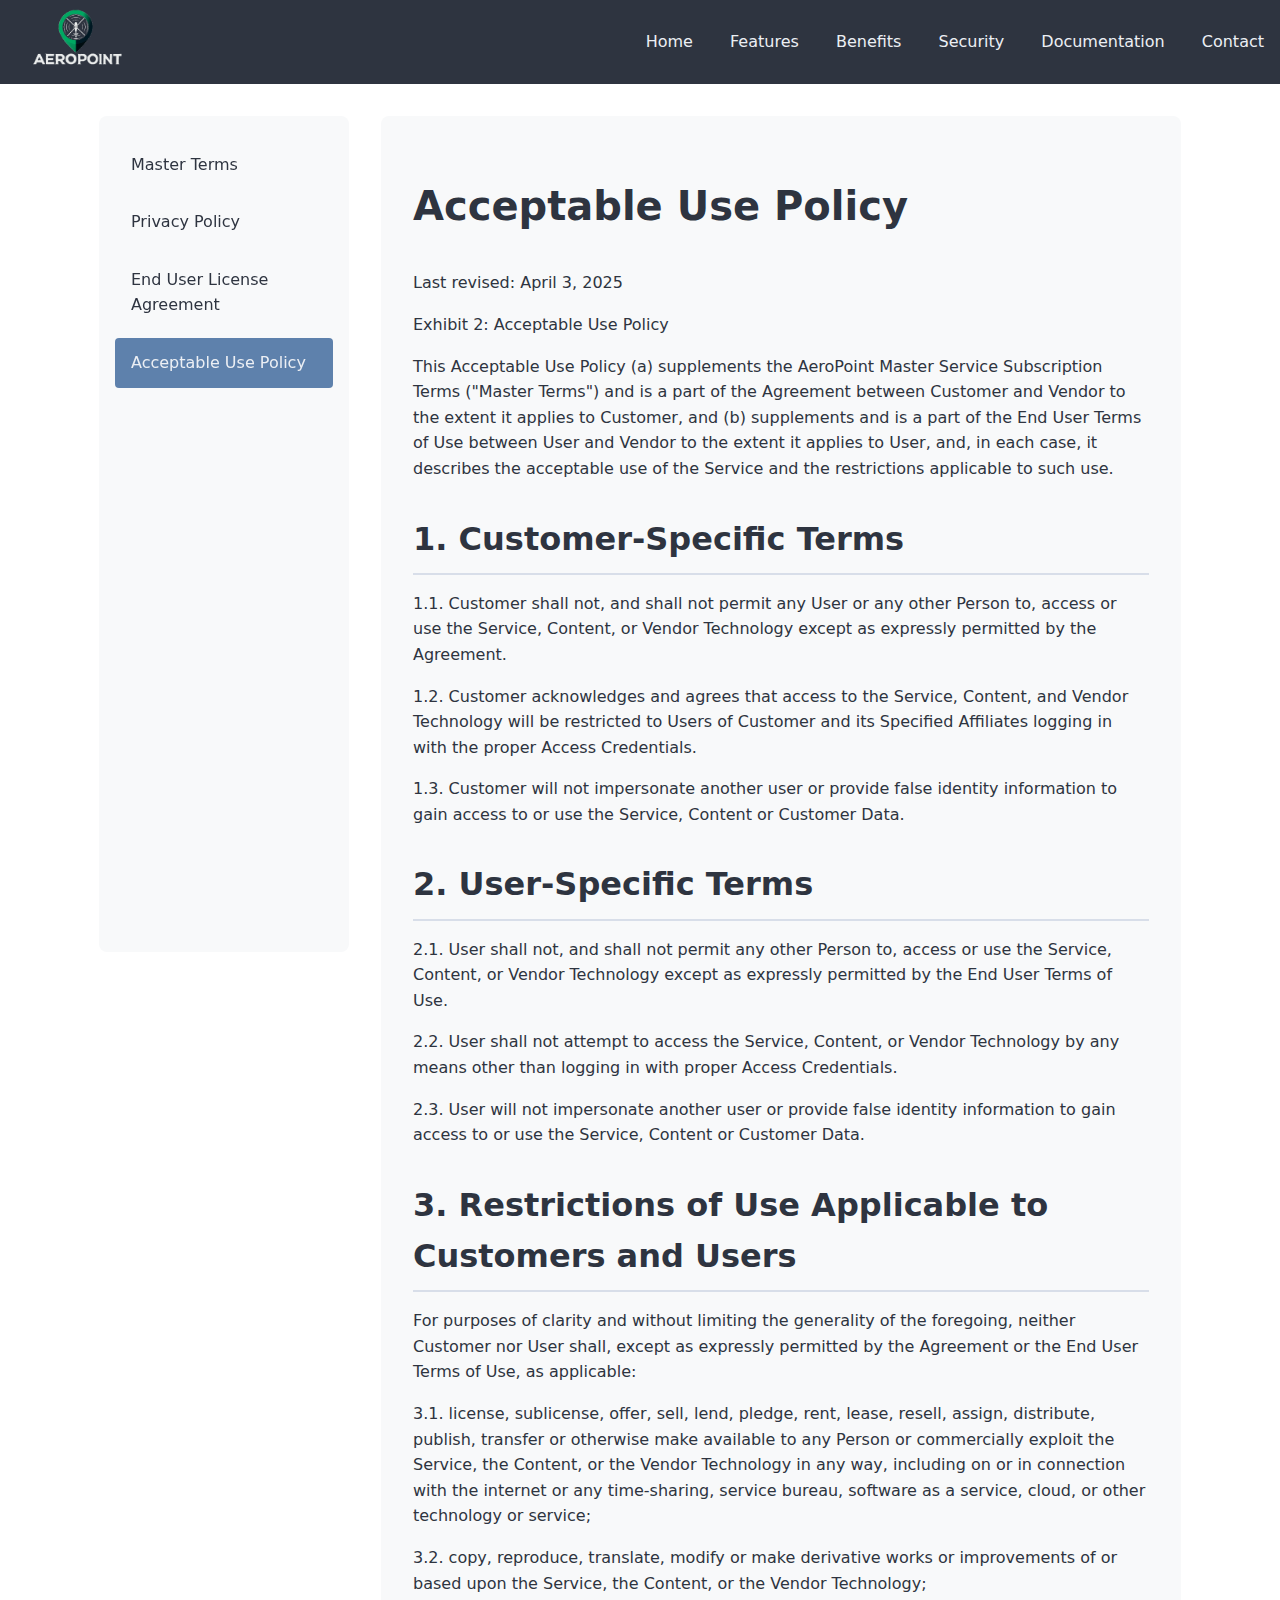
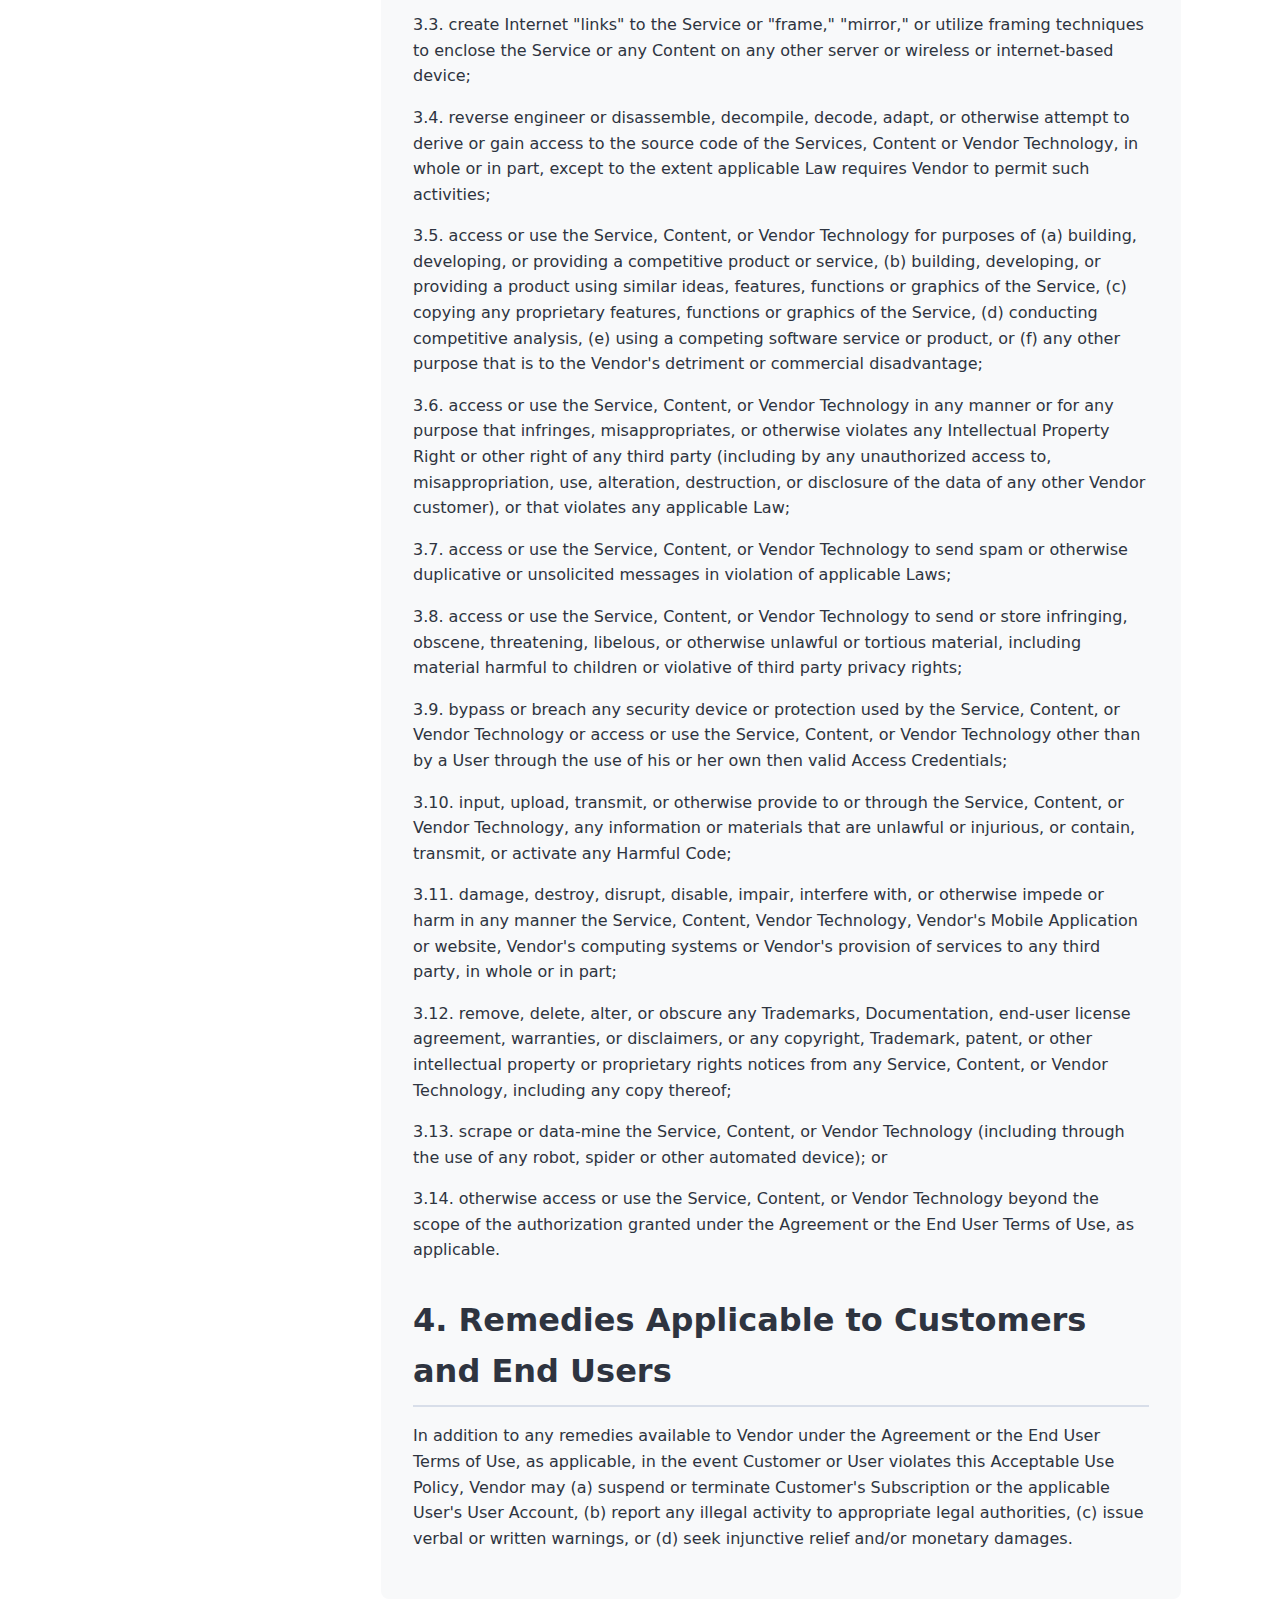
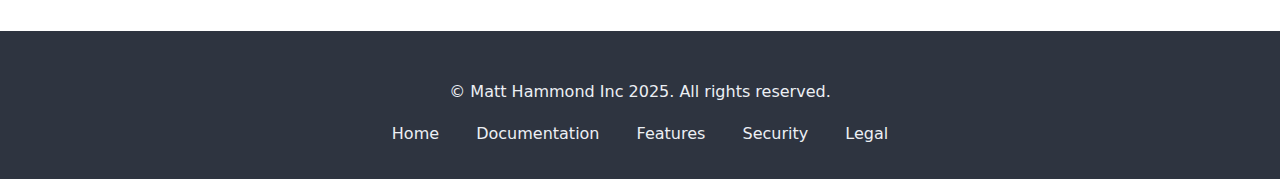
<file: legal/acceptable-use-policy.html>
<!doctype html>
<html lang="en">
  <head>
    <meta charset="UTF-8" />
    <meta name="viewport" content="width=device-width, initial-scale=1.0" />
    <title>Acceptable Use Policy - AeroPoint</title>
    <meta
      name="description"
      content="Acceptable Use Policy for AeroPoint's aviation waypoint management and deconfliction system."
    />

    <!-- Favicon -->
    <link
      rel="apple-touch-icon"
      sizes="180x180"
      href="../images/favicon/apple-touch-icon.png"
    />
    <link
      rel="icon"
      type="image/png"
      sizes="32x32"
      href="../images/favicon/favicon-32x32.png"
    />
    <link
      rel="icon"
      type="image/png"
      sizes="16x16"
      href="../images/favicon/favicon-16x16.png"
    />
    <link rel="manifest" href="../images/favicon/site.webmanifest" />

    <link rel="stylesheet" href="../css/styles.css" />
    <link rel="stylesheet" href="../css/legal.css" />
    <link
      rel="stylesheet"
      href="https://cdnjs.cloudflare.com/ajax/libs/modern-normalize/2.0.0/modern-normalize.min.css"
    />
    <link
      rel="stylesheet"
      href="https://cdnjs.cloudflare.com/ajax/libs/font-awesome/6.4.0/css/all.min.css"
    />
  </head>
  <body class="legal-page">
    <nav class="navbar">
      <div class="logo">
        <a href="../index.html">
          <img src="../images/AeroPoint2.png" alt="AeroPoint Logo" />
        </a>
      </div>
      <div class="nav-links">
        <a href="../index.html">Home</a>
        <a href="../index.html#features">Features</a>
        <a href="../index.html#benefits">Benefits</a>
        <a href="../index.html#security">Security</a>
        <a href="../documentation.html">Documentation</a>
        <a href="../index.html#contact">Contact</a>
      </div>
    </nav>

    <div class="legal-container">
      <aside class="legal-nav">
        <nav>
          <ul>
            <li><a href="master-terms.html">Master Terms</a></li>
            <li><a href="privacy-policy.html">Privacy Policy</a></li>
            <li><a href="eula.html">End User License Agreement</a></li>
            <li><a href="acceptable-use-policy.html" class="active">Acceptable Use Policy</a></li>
          </ul>
        </nav>
      </aside>

      <main class="legal-content">
        <h1>Acceptable Use Policy</h1>
        <p>Last revised: April 3, 2025</p>
        <p>Exhibit 2: Acceptable Use Policy</p>

        <p>This Acceptable Use Policy (a) supplements the AeroPoint Master Service Subscription Terms ("Master Terms") and is a part of the Agreement between Customer and Vendor to the extent it applies to Customer, and (b) supplements and is a part of the End User Terms of Use between User and Vendor to the extent it applies to User, and, in each case, it describes the acceptable use of the Service and the restrictions applicable to such use.</p>

        <h2>1. Customer-Specific Terms</h2>
        <p>1.1. Customer shall not, and shall not permit any User or any other Person to, access or use the Service, Content, or Vendor Technology except as expressly permitted by the Agreement.</p>

        <p>1.2. Customer acknowledges and agrees that access to the Service, Content, and Vendor Technology will be restricted to Users of Customer and its Specified Affiliates logging in with the proper Access Credentials.</p>

        <p>1.3. Customer will not impersonate another user or provide false identity information to gain access to or use the Service, Content or Customer Data.</p>

        <h2>2. User-Specific Terms</h2>
        <p>2.1. User shall not, and shall not permit any other Person to, access or use the Service, Content, or Vendor Technology except as expressly permitted by the End User Terms of Use.</p>

        <p>2.2. User shall not attempt to access the Service, Content, or Vendor Technology by any means other than logging in with proper Access Credentials.</p>

        <p>2.3. User will not impersonate another user or provide false identity information to gain access to or use the Service, Content or Customer Data.</p>

        <h2>3. Restrictions of Use Applicable to Customers and Users</h2>
        <p>For purposes of clarity and without limiting the generality of the foregoing, neither Customer nor User shall, except as expressly permitted by the Agreement or the End User Terms of Use, as applicable:</p>

        <p>3.1. license, sublicense, offer, sell, lend, pledge, rent, lease, resell, assign, distribute, publish, transfer or otherwise make available to any Person or commercially exploit the Service, the Content, or the Vendor Technology in any way, including on or in connection with the internet or any time-sharing, service bureau, software as a service, cloud, or other technology or service;</p>

        <p>3.2. copy, reproduce, translate, modify or make derivative works or improvements of or based upon the Service, the Content, or the Vendor Technology;</p>

        <p>3.3. create Internet "links" to the Service or "frame," "mirror," or utilize framing techniques to enclose the Service or any Content on any other server or wireless or internet-based device;</p>

        <p>3.4. reverse engineer or disassemble, decompile, decode, adapt, or otherwise attempt to derive or gain access to the source code of the Services, Content or Vendor Technology, in whole or in part, except to the extent applicable Law requires Vendor to permit such activities;</p>

        <p>3.5. access or use the Service, Content, or Vendor Technology for purposes of (a) building, developing, or providing a competitive product or service, (b) building, developing, or providing a product using similar ideas, features, functions or graphics of the Service, (c) copying any proprietary features, functions or graphics of the Service, (d) conducting competitive analysis, (e) using a competing software service or product, or (f) any other purpose that is to the Vendor's detriment or commercial disadvantage;</p>

        <p>3.6. access or use the Service, Content, or Vendor Technology in any manner or for any purpose that infringes, misappropriates, or otherwise violates any Intellectual Property Right or other right of any third party (including by any unauthorized access to, misappropriation, use, alteration, destruction, or disclosure of the data of any other Vendor customer), or that violates any applicable Law;</p>

        <p>3.7. access or use the Service, Content, or Vendor Technology to send spam or otherwise duplicative or unsolicited messages in violation of applicable Laws;</p>

        <p>3.8. access or use the Service, Content, or Vendor Technology to send or store infringing, obscene, threatening, libelous, or otherwise unlawful or tortious material, including material harmful to children or violative of third party privacy rights;</p>

        <p>3.9. bypass or breach any security device or protection used by the Service, Content, or Vendor Technology or access or use the Service, Content, or Vendor Technology other than by a User through the use of his or her own then valid Access Credentials;</p>

        <p>3.10. input, upload, transmit, or otherwise provide to or through the Service, Content, or Vendor Technology, any information or materials that are unlawful or injurious, or contain, transmit, or activate any Harmful Code;</p>

        <p>3.11. damage, destroy, disrupt, disable, impair, interfere with, or otherwise impede or harm in any manner the Service, Content, Vendor Technology, Vendor's Mobile Application or website, Vendor's computing systems or Vendor's provision of services to any third party, in whole or in part;</p>

        <p>3.12. remove, delete, alter, or obscure any Trademarks, Documentation, end-user license agreement, warranties, or disclaimers, or any copyright, Trademark, patent, or other intellectual property or proprietary rights notices from any Service, Content, or Vendor Technology, including any copy thereof;</p>

        <p>3.13. scrape or data-mine the Service, Content, or Vendor Technology (including through the use of any robot, spider or other automated device); or</p>

        <p>3.14. otherwise access or use the Service, Content, or Vendor Technology beyond the scope of the authorization granted under the Agreement or the End User Terms of Use, as applicable.</p>

        <h2>4. Remedies Applicable to Customers and End Users</h2>
        <p>In addition to any remedies available to Vendor under the Agreement or the End User Terms of Use, as applicable, in the event Customer or User violates this Acceptable Use Policy, Vendor may (a) suspend or terminate Customer's Subscription or the applicable User's User Account, (b) report any illegal activity to appropriate legal authorities, (c) issue verbal or written warnings, or (d) seek injunctive relief and/or monetary damages.</p>
      </main>
    </div>

    <footer>
      <div class="footer-content">
        <p>&copy; Matt Hammond Inc 2025. All rights reserved.</p>
        <div class="footer-links">
          <a href="../index.html">Home</a>
          <a href="../documentation.html">Documentation</a>
          <a href="../index.html#features">Features</a>
          <a href="../index.html#security">Security</a>
          <a href="master-terms.html">Legal</a>
        </div>
      </div>
    </footer>
  </body>
</html>
</file>
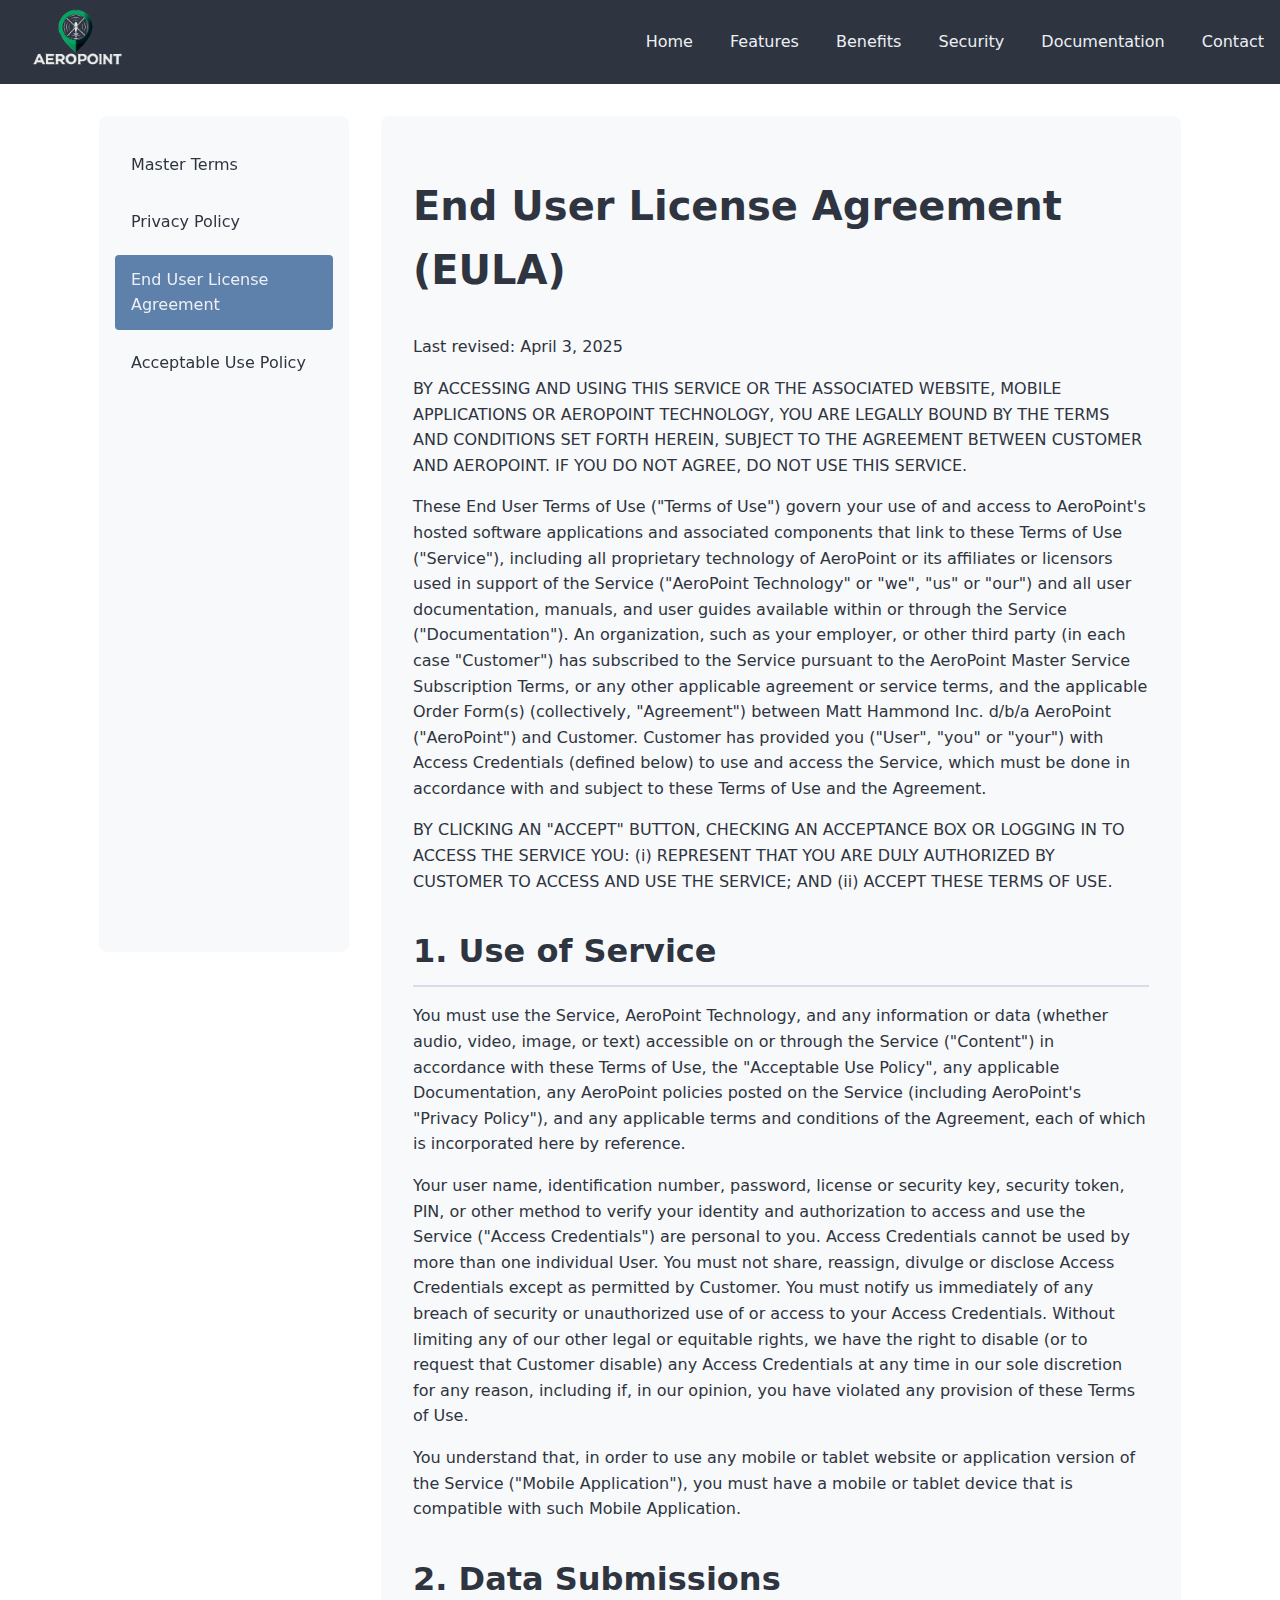
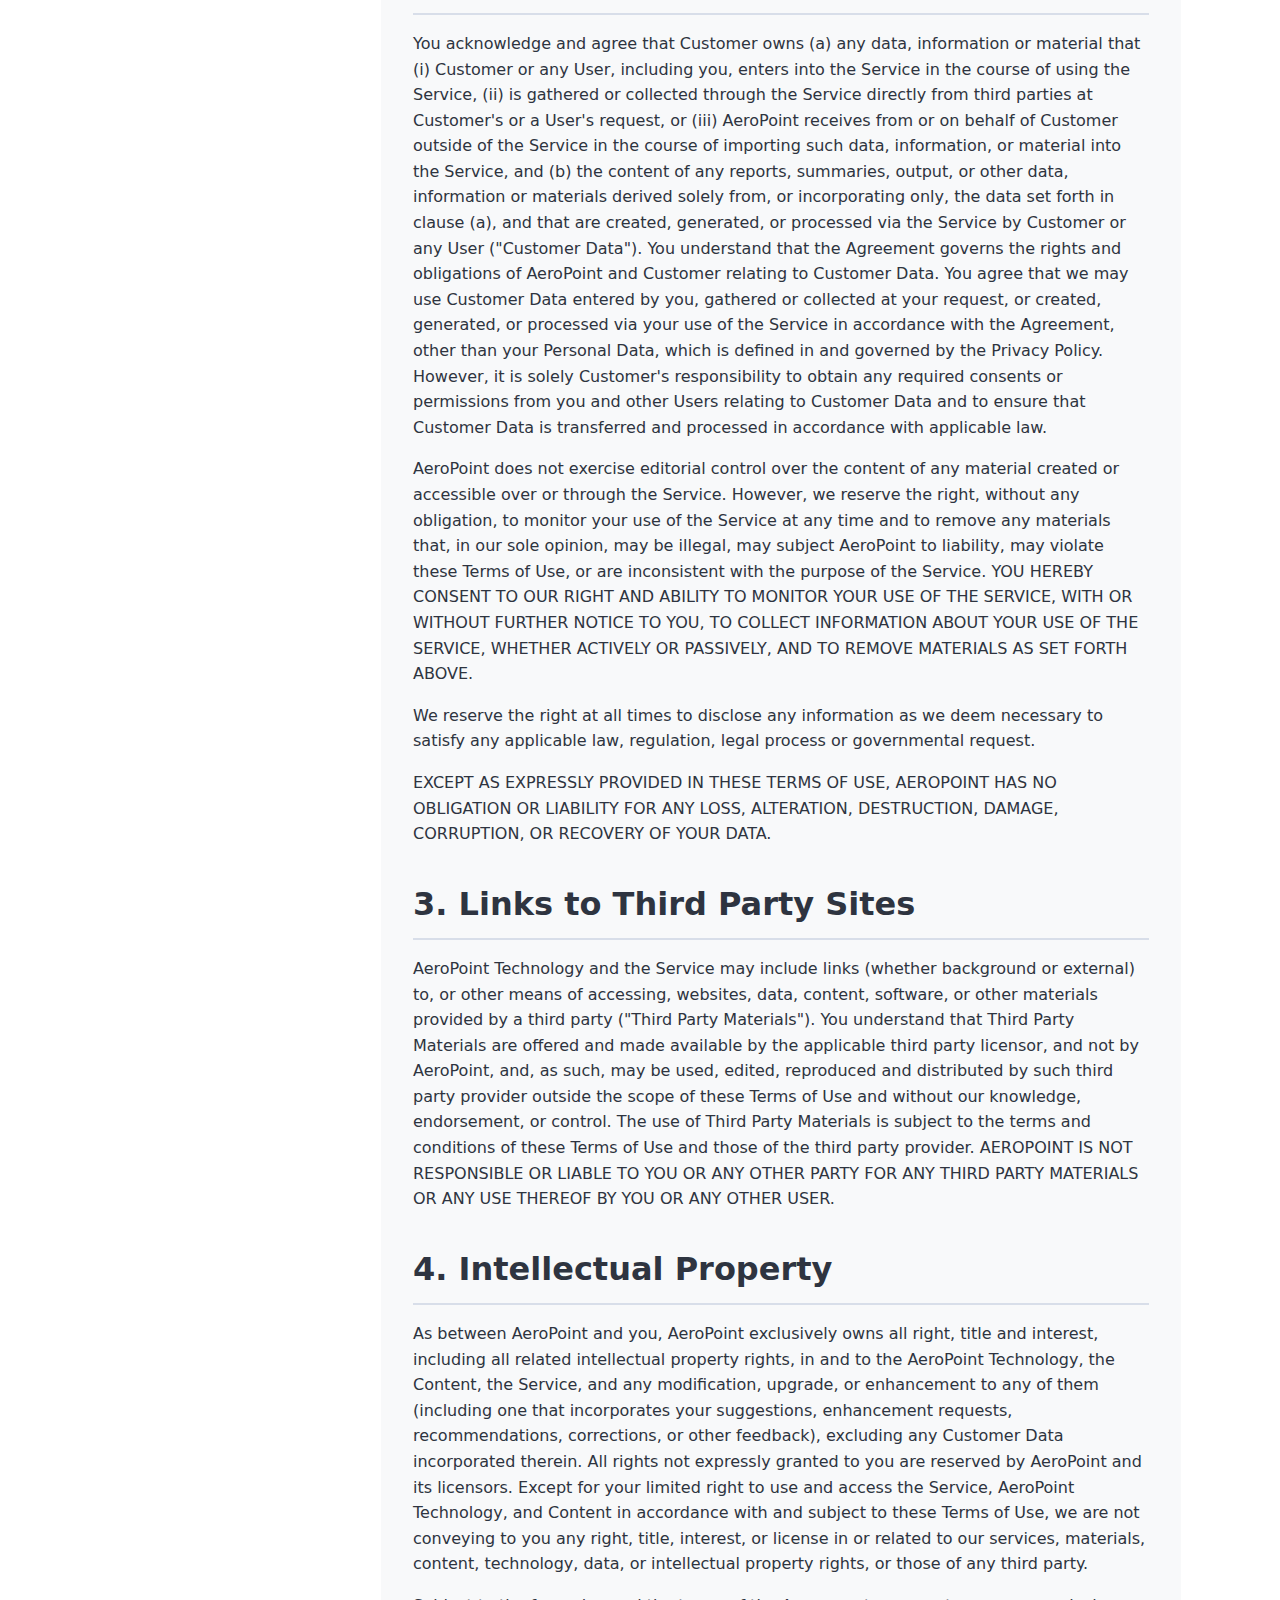
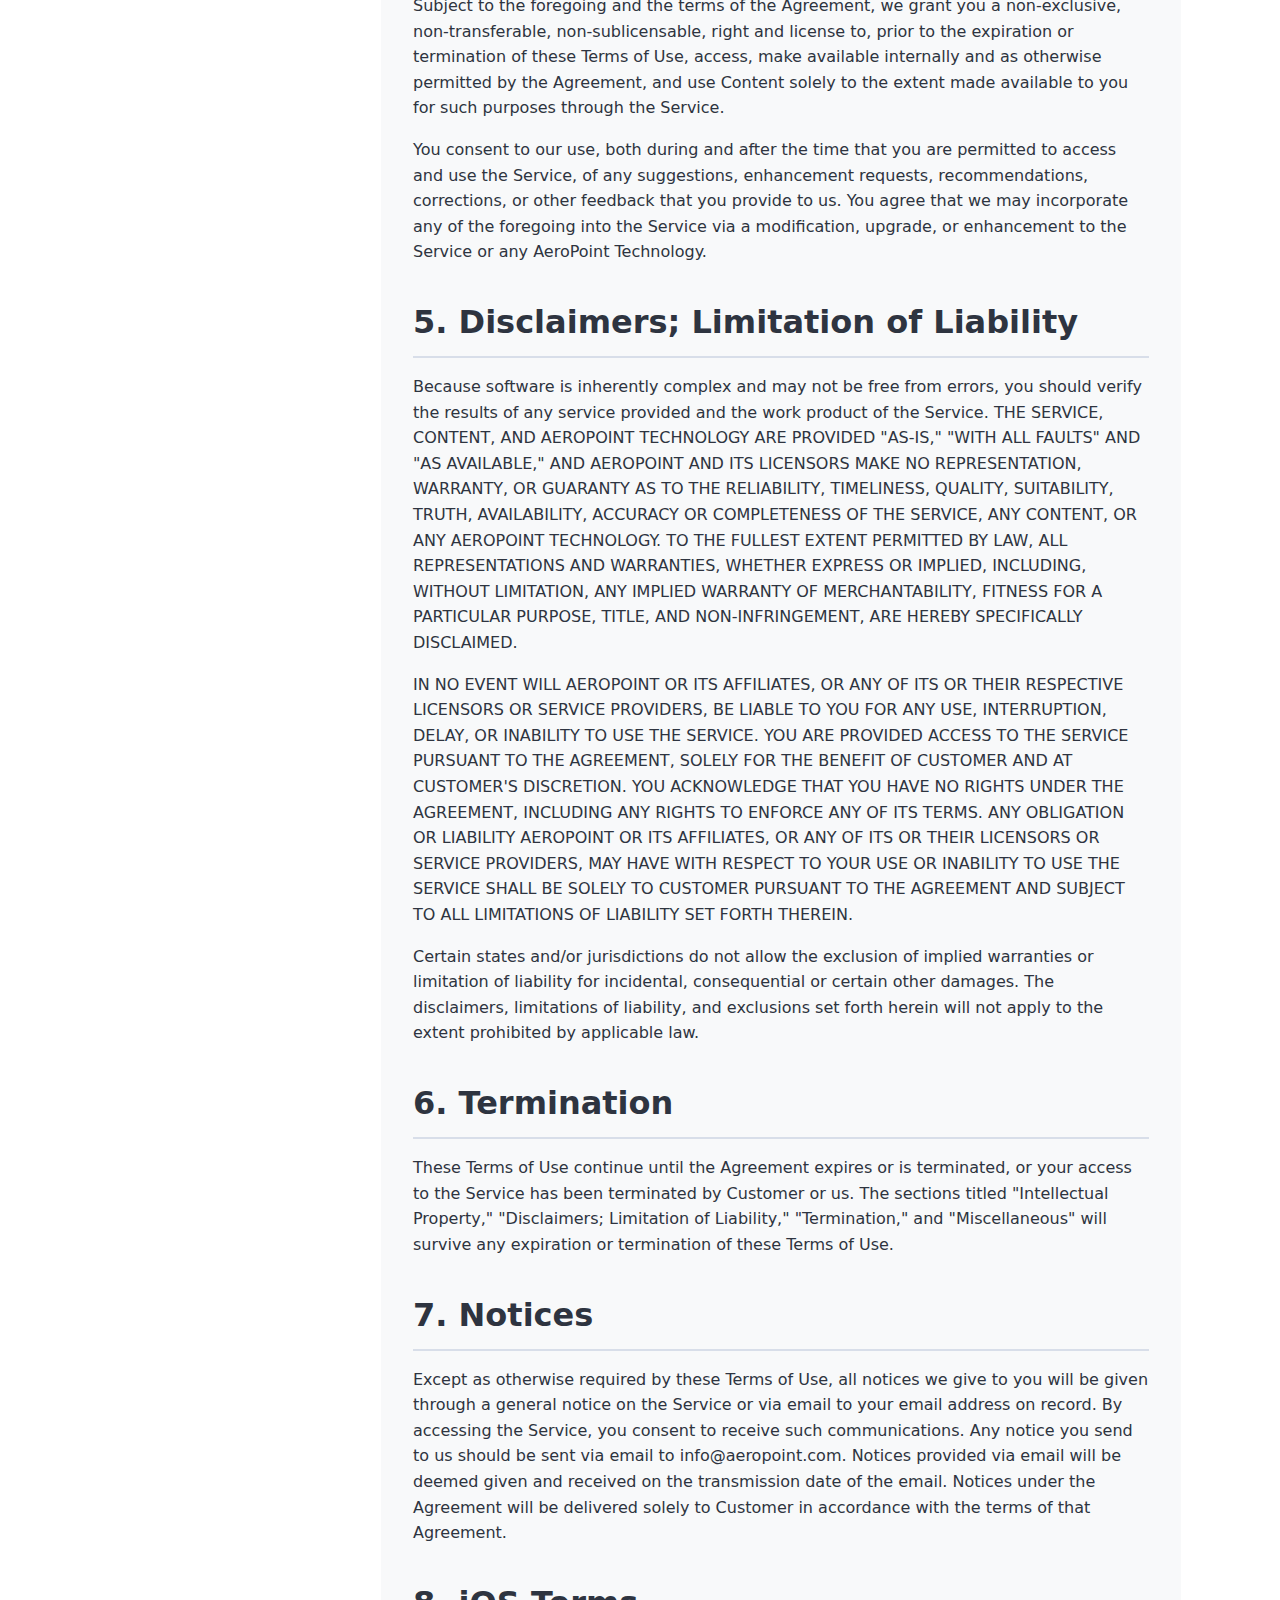
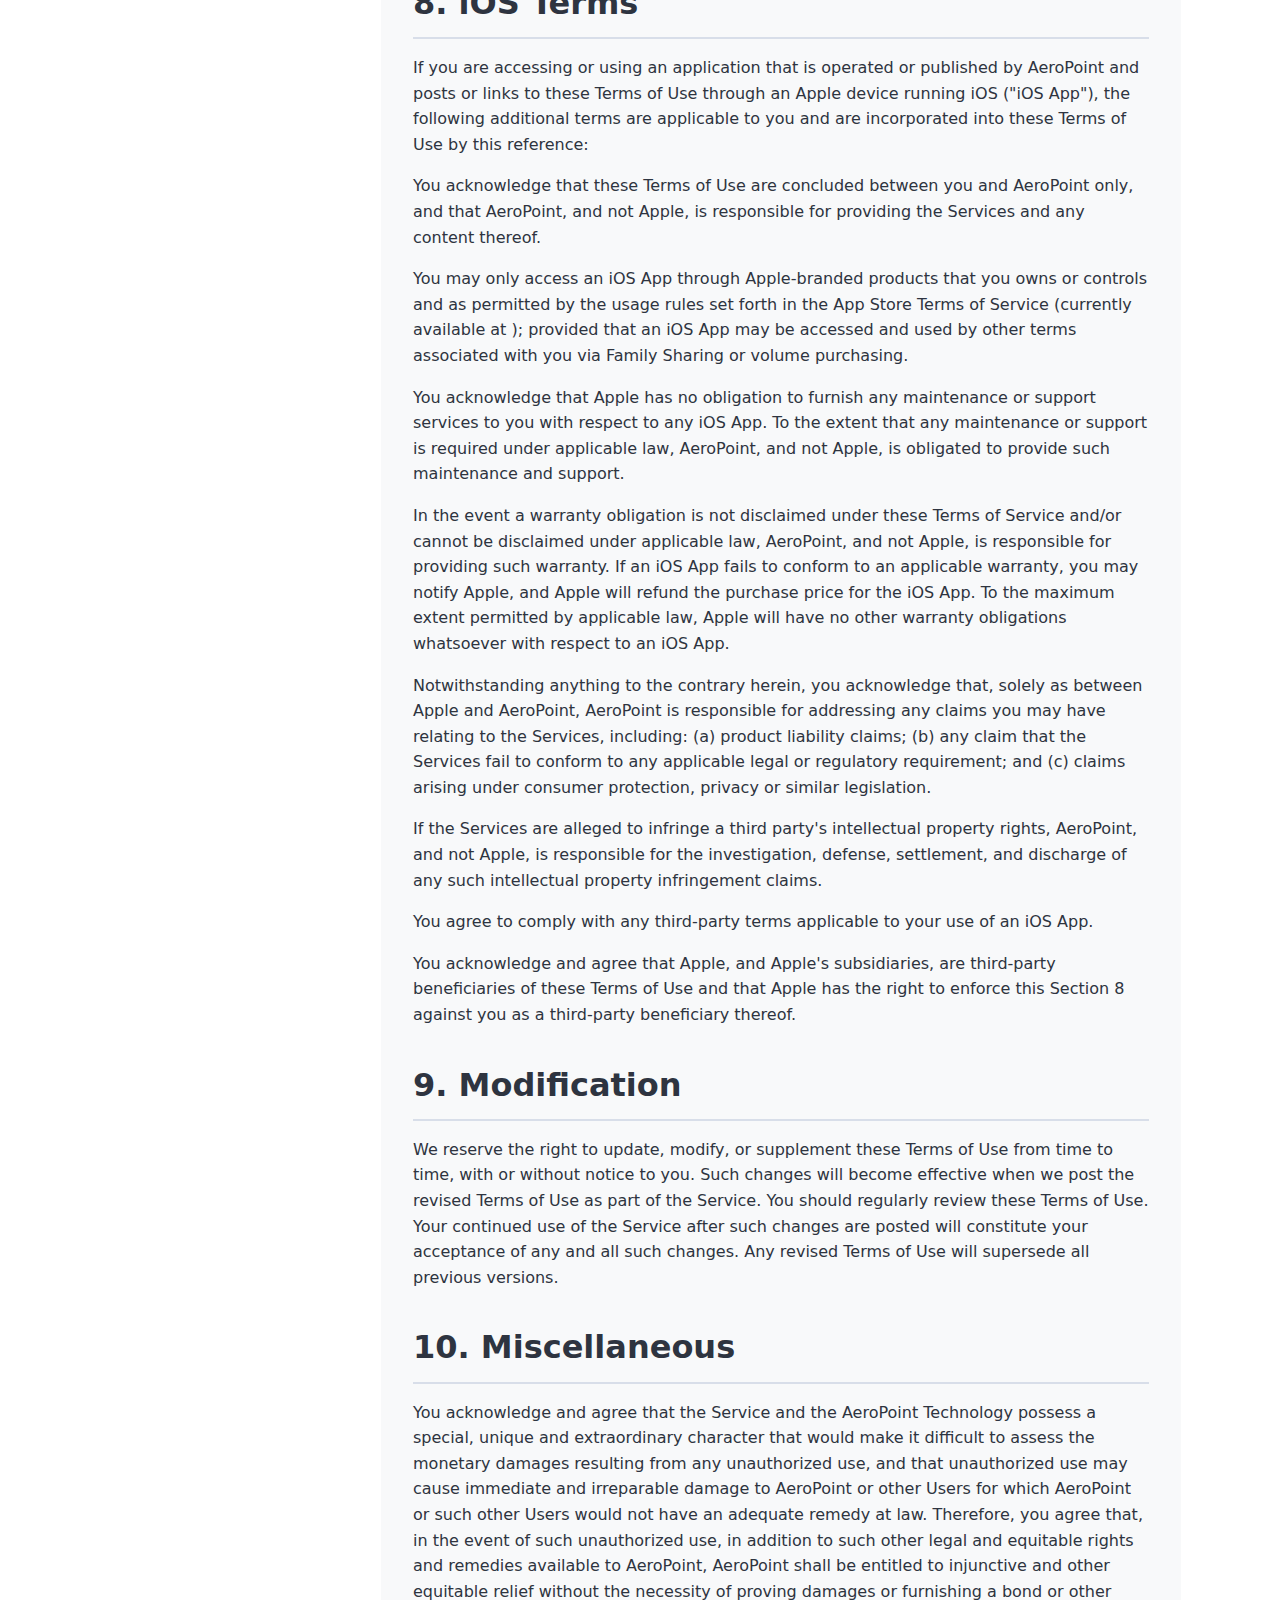
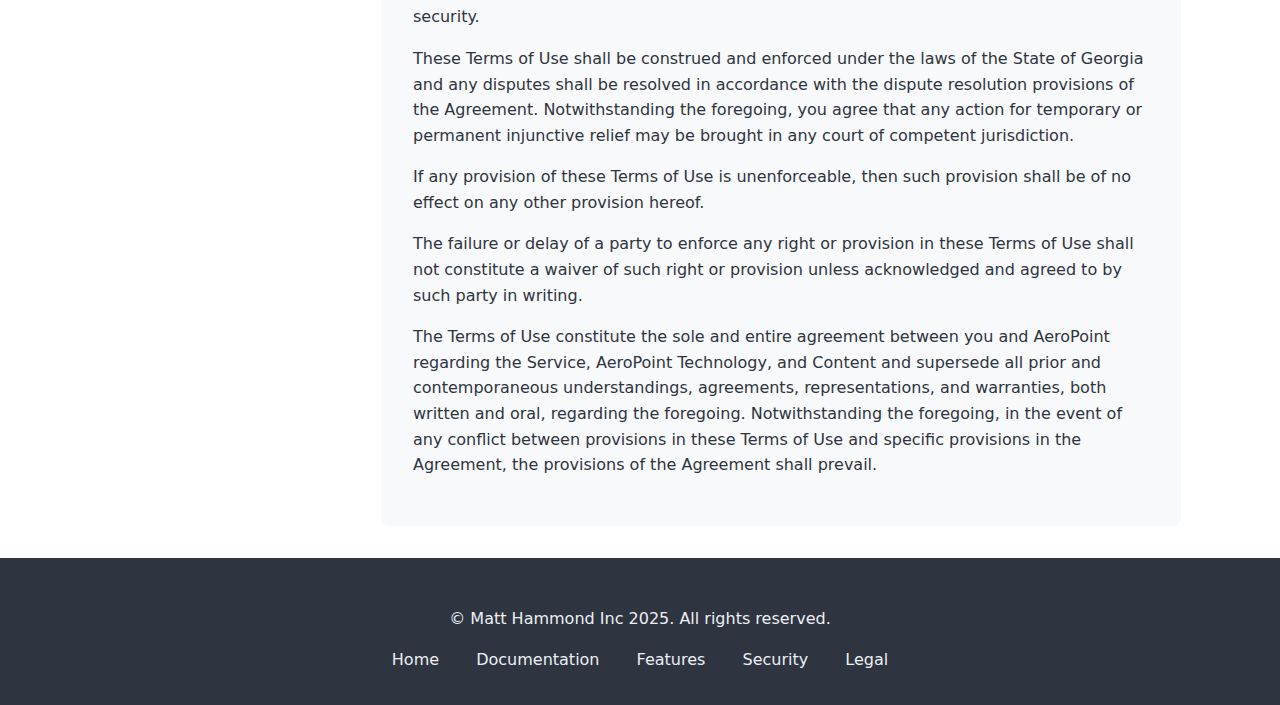
<file: legal/eula.html>
<!doctype html>
<html lang="en">
  <head>
    <meta charset="UTF-8" />
    <meta name="viewport" content="width=device-width, initial-scale=1.0" />
    <title>End User License Agreement - AeroPoint</title>
    <meta
      name="description"
      content="End User License Agreement for AeroPoint's aviation waypoint management and deconfliction system."
    />

    <!-- Favicon -->
    <link
      rel="apple-touch-icon"
      sizes="180x180"
      href="../images/favicon/apple-touch-icon.png"
    />
    <link
      rel="icon"
      type="image/png"
      sizes="32x32"
      href="../images/favicon/favicon-32x32.png"
    />
    <link
      rel="icon"
      type="image/png"
      sizes="16x16"
      href="../images/favicon/favicon-16x16.png"
    />
    <link rel="manifest" href="../images/favicon/site.webmanifest" />

    <link rel="stylesheet" href="../css/styles.css" />
    <link rel="stylesheet" href="../css/legal.css" />
    <link
      rel="stylesheet"
      href="https://cdnjs.cloudflare.com/ajax/libs/modern-normalize/2.0.0/modern-normalize.min.css"
    />
    <link
      rel="stylesheet"
      href="https://cdnjs.cloudflare.com/ajax/libs/font-awesome/6.4.0/css/all.min.css"
    />
  </head>
  <body class="legal-page">
    <nav class="navbar">
      <div class="logo">
        <a href="../index.html">
          <img src="../images/AeroPoint2.png" alt="AeroPoint Logo" />
        </a>
      </div>
      <div class="nav-links">
        <a href="../index.html">Home</a>
        <a href="../index.html#features">Features</a>
        <a href="../index.html#benefits">Benefits</a>
        <a href="../index.html#security">Security</a>
        <a href="../documentation.html">Documentation</a>
        <a href="../index.html#contact">Contact</a>
      </div>
    </nav>

    <div class="legal-container">
      <aside class="legal-nav">
        <nav>
          <ul>
            <li><a href="master-terms.html">Master Terms</a></li>
            <li><a href="privacy-policy.html">Privacy Policy</a></li>
            <li><a href="eula.html" class="active">End User License Agreement</a></li>
            <li><a href="acceptable-use-policy.html">Acceptable Use Policy</a></li>
          </ul>
        </nav>
      </aside>

      <main class="legal-content">
        <h1>End User License Agreement (EULA)</h1>
        <p>Last revised: April 3, 2025</p>
        <p>BY ACCESSING AND USING THIS SERVICE OR THE ASSOCIATED WEBSITE, MOBILE APPLICATIONS OR AEROPOINT TECHNOLOGY, YOU ARE LEGALLY BOUND BY THE TERMS AND CONDITIONS SET FORTH HEREIN, SUBJECT TO THE AGREEMENT BETWEEN CUSTOMER AND AEROPOINT. IF YOU DO NOT AGREE, DO NOT USE THIS SERVICE.</p>

        <p>These End User Terms of Use ("Terms of Use") govern your use of and access to AeroPoint's hosted software applications and associated components that link to these Terms of Use ("Service"), including all proprietary technology of AeroPoint or its affiliates or licensors used in support of the Service ("AeroPoint Technology" or "we", "us" or "our") and all user documentation, manuals, and user guides available within or through the Service ("Documentation"). An organization, such as your employer, or other third party (in each case "Customer") has subscribed to the Service pursuant to the AeroPoint Master Service Subscription Terms, or any other applicable agreement or service terms, and the applicable Order Form(s) (collectively, "Agreement") between Matt Hammond Inc. d/b/a AeroPoint ("AeroPoint") and Customer. Customer has provided you ("User", "you" or "your") with Access Credentials (defined below) to use and access the Service, which must be done in accordance with and subject to these Terms of Use and the Agreement.</p>

        <p>BY CLICKING AN "ACCEPT" BUTTON, CHECKING AN ACCEPTANCE BOX OR LOGGING IN TO ACCESS THE SERVICE YOU: (i) REPRESENT THAT YOU ARE DULY AUTHORIZED BY CUSTOMER TO ACCESS AND USE THE SERVICE; AND (ii) ACCEPT THESE TERMS OF USE.</p>

        <h2>1. Use of Service</h2>
        <p>You must use the Service, AeroPoint Technology, and any information or data (whether audio, video, image, or text) accessible on or through the Service ("Content") in accordance with these Terms of Use, the "Acceptable Use Policy", any applicable Documentation, any AeroPoint policies posted on the Service (including AeroPoint's "Privacy Policy"), and any applicable terms and conditions of the Agreement, each of which is incorporated here by reference.</p>

        <p>Your user name, identification number, password, license or security key, security token, PIN, or other method to verify your identity and authorization to access and use the Service ("Access Credentials") are personal to you. Access Credentials cannot be used by more than one individual User. You must not share, reassign, divulge or disclose Access Credentials except as permitted by Customer. You must notify us immediately of any breach of security or unauthorized use of or access to your Access Credentials. Without limiting any of our other legal or equitable rights, we have the right to disable (or to request that Customer disable) any Access Credentials at any time in our sole discretion for any reason, including if, in our opinion, you have violated any provision of these Terms of Use.</p>

        <p>You understand that, in order to use any mobile or tablet website or application version of the Service ("Mobile Application"), you must have a mobile or tablet device that is compatible with such Mobile Application.</p>

        <h2>2. Data Submissions</h2>
        <p>You acknowledge and agree that Customer owns (a) any data, information or material that (i) Customer or any User, including you, enters into the Service in the course of using the Service, (ii) is gathered or collected through the Service directly from third parties at Customer's or a User's request, or (iii) AeroPoint receives from or on behalf of Customer outside of the Service in the course of importing such data, information, or material into the Service, and (b) the content of any reports, summaries, output, or other data, information or materials derived solely from, or incorporating only, the data set forth in clause (a), and that are created, generated, or processed via the Service by Customer or any User ("Customer Data"). You understand that the Agreement governs the rights and obligations of AeroPoint and Customer relating to Customer Data. You agree that we may use Customer Data entered by you, gathered or collected at your request, or created, generated, or processed via your use of the Service in accordance with the Agreement, other than your Personal Data, which is defined in and governed by the Privacy Policy. However, it is solely Customer's responsibility to obtain any required consents or permissions from you and other Users relating to Customer Data and to ensure that Customer Data is transferred and processed in accordance with applicable law.</p>

        <p>AeroPoint does not exercise editorial control over the content of any material created or accessible over or through the Service. However, we reserve the right, without any obligation, to monitor your use of the Service at any time and to remove any materials that, in our sole opinion, may be illegal, may subject AeroPoint to liability, may violate these Terms of Use, or are inconsistent with the purpose of the Service. YOU HEREBY CONSENT TO OUR RIGHT AND ABILITY TO MONITOR YOUR USE OF THE SERVICE, WITH OR WITHOUT FURTHER NOTICE TO YOU, TO COLLECT INFORMATION ABOUT YOUR USE OF THE SERVICE, WHETHER ACTIVELY OR PASSIVELY, AND TO REMOVE MATERIALS AS SET FORTH ABOVE.</p>

        <p>We reserve the right at all times to disclose any information as we deem necessary to satisfy any applicable law, regulation, legal process or governmental request.</p>

        <p>EXCEPT AS EXPRESSLY PROVIDED IN THESE TERMS OF USE, AEROPOINT HAS NO OBLIGATION OR LIABILITY FOR ANY LOSS, ALTERATION, DESTRUCTION, DAMAGE, CORRUPTION, OR RECOVERY OF YOUR DATA.</p>

        <h2>3. Links to Third Party Sites</h2>
        <p>AeroPoint Technology and the Service may include links (whether background or external) to, or other means of accessing, websites, data, content, software, or other materials provided by a third party ("Third Party Materials"). You understand that Third Party Materials are offered and made available by the applicable third party licensor, and not by AeroPoint, and, as such, may be used, edited, reproduced and distributed by such third party provider outside the scope of these Terms of Use and without our knowledge, endorsement, or control. The use of Third Party Materials is subject to the terms and conditions of these Terms of Use and those of the third party provider. AEROPOINT IS NOT RESPONSIBLE OR LIABLE TO YOU OR ANY OTHER PARTY FOR ANY THIRD PARTY MATERIALS OR ANY USE THEREOF BY YOU OR ANY OTHER USER.</p>

        <h2>4. Intellectual Property</h2>
        <p>As between AeroPoint and you, AeroPoint exclusively owns all right, title and interest, including all related intellectual property rights, in and to the AeroPoint Technology, the Content, the Service, and any modification, upgrade, or enhancement to any of them (including one that incorporates your suggestions, enhancement requests, recommendations, corrections, or other feedback), excluding any Customer Data incorporated therein. All rights not expressly granted to you are reserved by AeroPoint and its licensors. Except for your limited right to use and access the Service, AeroPoint Technology, and Content in accordance with and subject to these Terms of Use, we are not conveying to you any right, title, interest, or license in or related to our services, materials, content, technology, data, or intellectual property rights, or those of any third party.</p>

        <p>Subject to the foregoing and the terms of the Agreement, we grant you a non-exclusive, non-transferable, non-sublicensable, right and license to, prior to the expiration or termination of these Terms of Use, access, make available internally and as otherwise permitted by the Agreement, and use Content solely to the extent made available to you for such purposes through the Service.</p>

        <p>You consent to our use, both during and after the time that you are permitted to access and use the Service, of any suggestions, enhancement requests, recommendations, corrections, or other feedback that you provide to us. You agree that we may incorporate any of the foregoing into the Service via a modification, upgrade, or enhancement to the Service or any AeroPoint Technology.</p>

        <h2>5. Disclaimers; Limitation of Liability</h2>
        <p>Because software is inherently complex and may not be free from errors, you should verify the results of any service provided and the work product of the Service. THE SERVICE, CONTENT, AND AEROPOINT TECHNOLOGY ARE PROVIDED "AS-IS," "WITH ALL FAULTS" AND "AS AVAILABLE," AND AEROPOINT AND ITS LICENSORS MAKE NO REPRESENTATION, WARRANTY, OR GUARANTY AS TO THE RELIABILITY, TIMELINESS, QUALITY, SUITABILITY, TRUTH, AVAILABILITY, ACCURACY OR COMPLETENESS OF THE SERVICE, ANY CONTENT, OR ANY AEROPOINT TECHNOLOGY. TO THE FULLEST EXTENT PERMITTED BY LAW, ALL REPRESENTATIONS AND WARRANTIES, WHETHER EXPRESS OR IMPLIED, INCLUDING, WITHOUT LIMITATION, ANY IMPLIED WARRANTY OF MERCHANTABILITY, FITNESS FOR A PARTICULAR PURPOSE, TITLE, AND NON-INFRINGEMENT, ARE HEREBY SPECIFICALLY DISCLAIMED.</p>

        <p>IN NO EVENT WILL AEROPOINT OR ITS AFFILIATES, OR ANY OF ITS OR THEIR RESPECTIVE LICENSORS OR SERVICE PROVIDERS, BE LIABLE TO YOU FOR ANY USE, INTERRUPTION, DELAY, OR INABILITY TO USE THE SERVICE. YOU ARE PROVIDED ACCESS TO THE SERVICE PURSUANT TO THE AGREEMENT, SOLELY FOR THE BENEFIT OF CUSTOMER AND AT CUSTOMER'S DISCRETION. YOU ACKNOWLEDGE THAT YOU HAVE NO RIGHTS UNDER THE AGREEMENT, INCLUDING ANY RIGHTS TO ENFORCE ANY OF ITS TERMS. ANY OBLIGATION OR LIABILITY AEROPOINT OR ITS AFFILIATES, OR ANY OF ITS OR THEIR LICENSORS OR SERVICE PROVIDERS, MAY HAVE WITH RESPECT TO YOUR USE OR INABILITY TO USE THE SERVICE SHALL BE SOLELY TO CUSTOMER PURSUANT TO THE AGREEMENT AND SUBJECT TO ALL LIMITATIONS OF LIABILITY SET FORTH THEREIN.</p>

        <p>Certain states and/or jurisdictions do not allow the exclusion of implied warranties or limitation of liability for incidental, consequential or certain other damages. The disclaimers, limitations of liability, and exclusions set forth herein will not apply to the extent prohibited by applicable law.</p>

        <h2>6. Termination</h2>
        <p>These Terms of Use continue until the Agreement expires or is terminated, or your access to the Service has been terminated by Customer or us. The sections titled "Intellectual Property," "Disclaimers; Limitation of Liability," "Termination," and "Miscellaneous" will survive any expiration or termination of these Terms of Use.</p>

        <h2>7. Notices</h2>
        <p>Except as otherwise required by these Terms of Use, all notices we give to you will be given through a general notice on the Service or via email to your email address on record. By accessing the Service, you consent to receive such communications. Any notice you send to us should be sent via email to info@aeropoint.com. Notices provided via email will be deemed given and received on the transmission date of the email. Notices under the Agreement will be delivered solely to Customer in accordance with the terms of that Agreement.</p>

        <h2>8. iOS Terms</h2>
        <p>If you are accessing or using an application that is operated or published by AeroPoint and posts or links to these Terms of Use through an Apple device running iOS ("iOS App"), the following additional terms are applicable to you and are incorporated into these Terms of Use by this reference:</p>

        <p>You acknowledge that these Terms of Use are concluded between you and AeroPoint only, and that AeroPoint, and not Apple, is responsible for providing the Services and any content thereof.</p>

        <p>You may only access an iOS App through Apple-branded products that you owns or controls and as permitted by the usage rules set forth in the App Store Terms of Service (currently available at ); provided that an iOS App may be accessed and used by other terms associated with you via Family Sharing or volume purchasing.</p>

        <p>You acknowledge that Apple has no obligation to furnish any maintenance or support services to you with respect to any iOS App. To the extent that any maintenance or support is required under applicable law, AeroPoint, and not Apple, is obligated to provide such maintenance and support.</p>

        <p>In the event a warranty obligation is not disclaimed under these Terms of Service and/or cannot be disclaimed under applicable law, AeroPoint, and not Apple, is responsible for providing such warranty. If an iOS App fails to conform to an applicable warranty, you may notify Apple, and Apple will refund the purchase price for the iOS App. To the maximum extent permitted by applicable law, Apple will have no other warranty obligations whatsoever with respect to an iOS App.</p>

        <p>Notwithstanding anything to the contrary herein, you acknowledge that, solely as between Apple and AeroPoint, AeroPoint is responsible for addressing any claims you may have relating to the Services, including: (a) product liability claims; (b) any claim that the Services fail to conform to any applicable legal or regulatory requirement; and (c) claims arising under consumer protection, privacy or similar legislation.</p>

        <p>If the Services are alleged to infringe a third party's intellectual property rights, AeroPoint, and not Apple, is responsible for the investigation, defense, settlement, and discharge of any such intellectual property infringement claims.</p>

        <p>You agree to comply with any third-party terms applicable to your use of an iOS App.</p>

        <p>You acknowledge and agree that Apple, and Apple's subsidiaries, are third-party beneficiaries of these Terms of Use and that Apple has the right to enforce this Section 8 against you as a third-party beneficiary thereof.</p>

        <h2>9. Modification</h2>
        <p>We reserve the right to update, modify, or supplement these Terms of Use from time to time, with or without notice to you. Such changes will become effective when we post the revised Terms of Use as part of the Service. You should regularly review these Terms of Use. Your continued use of the Service after such changes are posted will constitute your acceptance of any and all such changes. Any revised Terms of Use will supersede all previous versions.</p>

        <h2>10. Miscellaneous</h2>
        <p>You acknowledge and agree that the Service and the AeroPoint Technology possess a special, unique and extraordinary character that would make it difficult to assess the monetary damages resulting from any unauthorized use, and that unauthorized use may cause immediate and irreparable damage to AeroPoint or other Users for which AeroPoint or such other Users would not have an adequate remedy at law. Therefore, you agree that, in the event of such unauthorized use, in addition to such other legal and equitable rights and remedies available to AeroPoint, AeroPoint shall be entitled to injunctive and other equitable relief without the necessity of proving damages or furnishing a bond or other security.</p>

        <p>These Terms of Use shall be construed and enforced under the laws of the State of Georgia and any disputes shall be resolved in accordance with the dispute resolution provisions of the Agreement. Notwithstanding the foregoing, you agree that any action for temporary or permanent injunctive relief may be brought in any court of competent jurisdiction.</p>

        <p>If any provision of these Terms of Use is unenforceable, then such provision shall be of no effect on any other provision hereof.</p>

        <p>The failure or delay of a party to enforce any right or provision in these Terms of Use shall not constitute a waiver of such right or provision unless acknowledged and agreed to by such party in writing.</p>

        <p>The Terms of Use constitute the sole and entire agreement between you and AeroPoint regarding the Service, AeroPoint Technology, and Content and supersede all prior and contemporaneous understandings, agreements, representations, and warranties, both written and oral, regarding the foregoing. Notwithstanding the foregoing, in the event of any conflict between provisions in these Terms of Use and specific provisions in the Agreement, the provisions of the Agreement shall prevail.</p>
      </main>
    </div>

    <footer>
      <div class="footer-content">
        <p>&copy; Matt Hammond Inc 2025. All rights reserved.</p>
        <div class="footer-links">
          <a href="../index.html">Home</a>
          <a href="../documentation.html">Documentation</a>
          <a href="../index.html#features">Features</a>
          <a href="../index.html#security">Security</a>
          <a href="master-terms.html">Legal</a>
        </div>
      </div>
    </footer>
  </body>
</html>
</file>
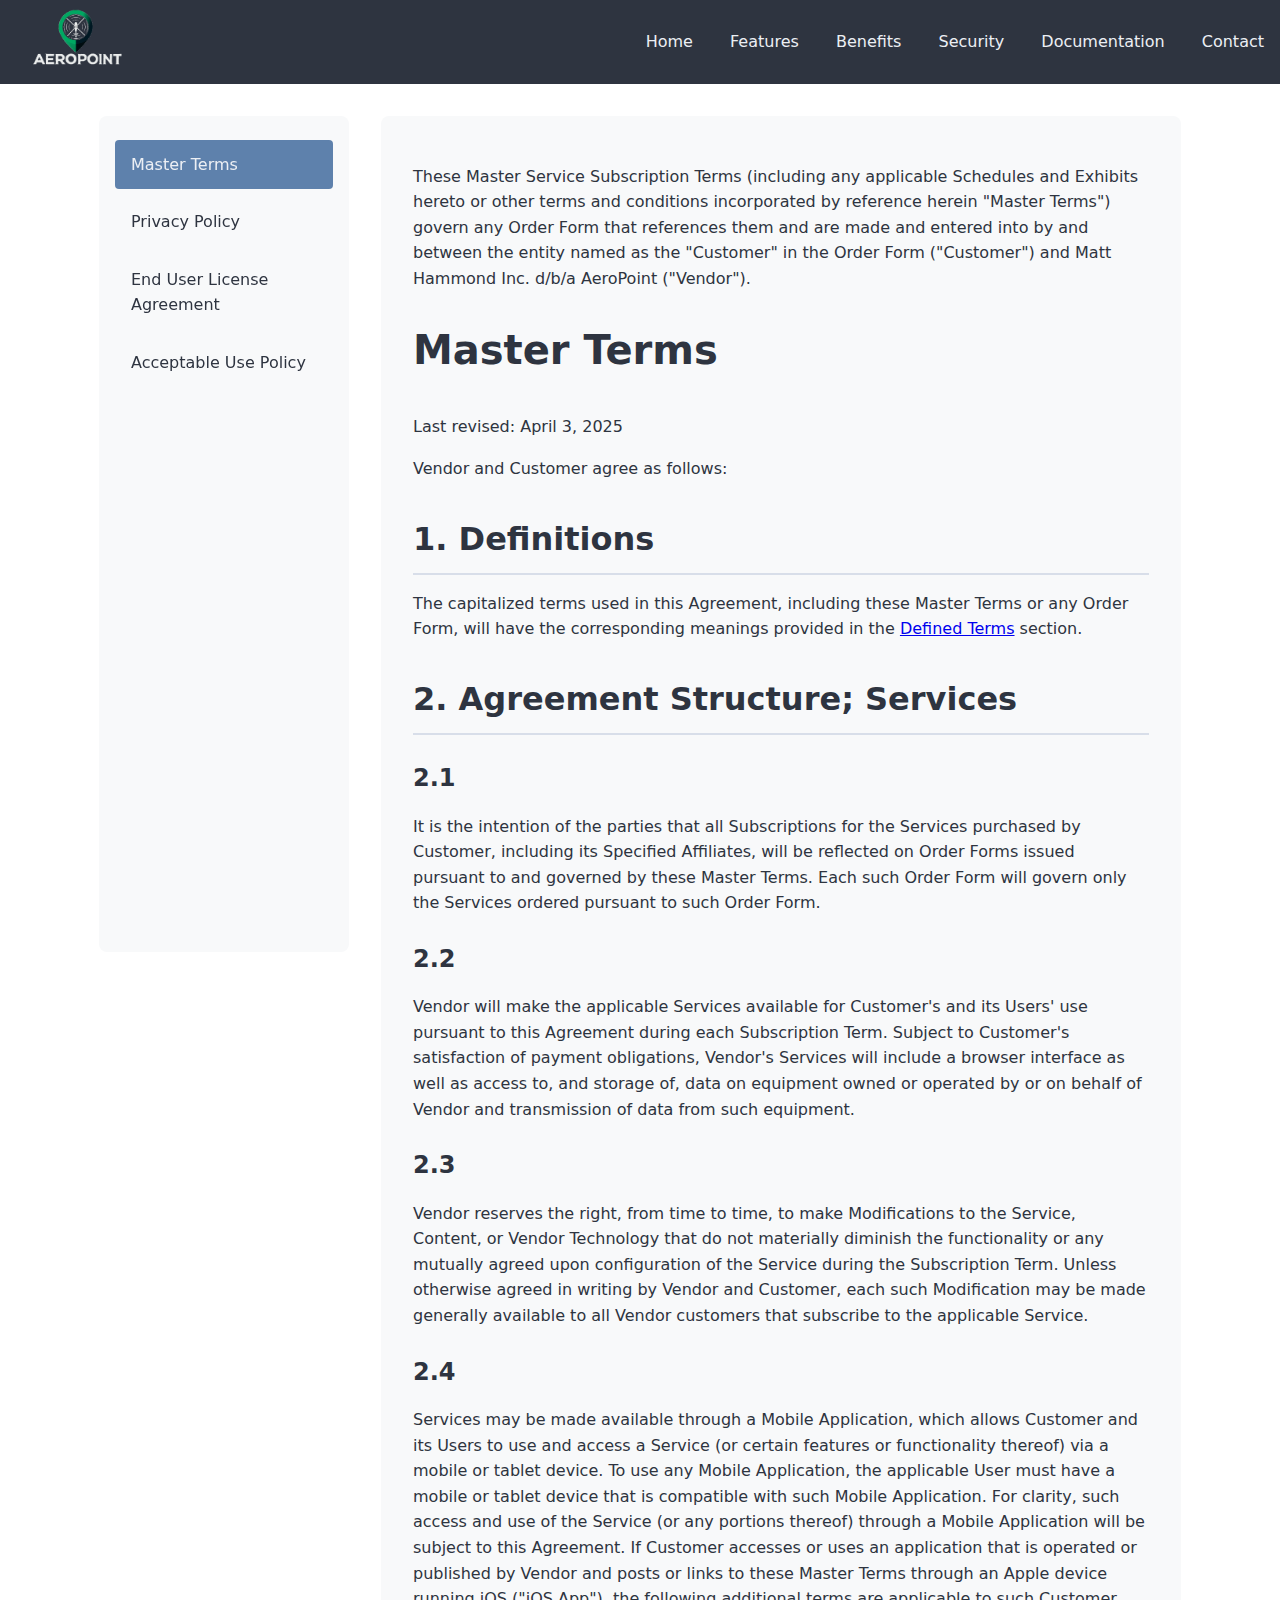
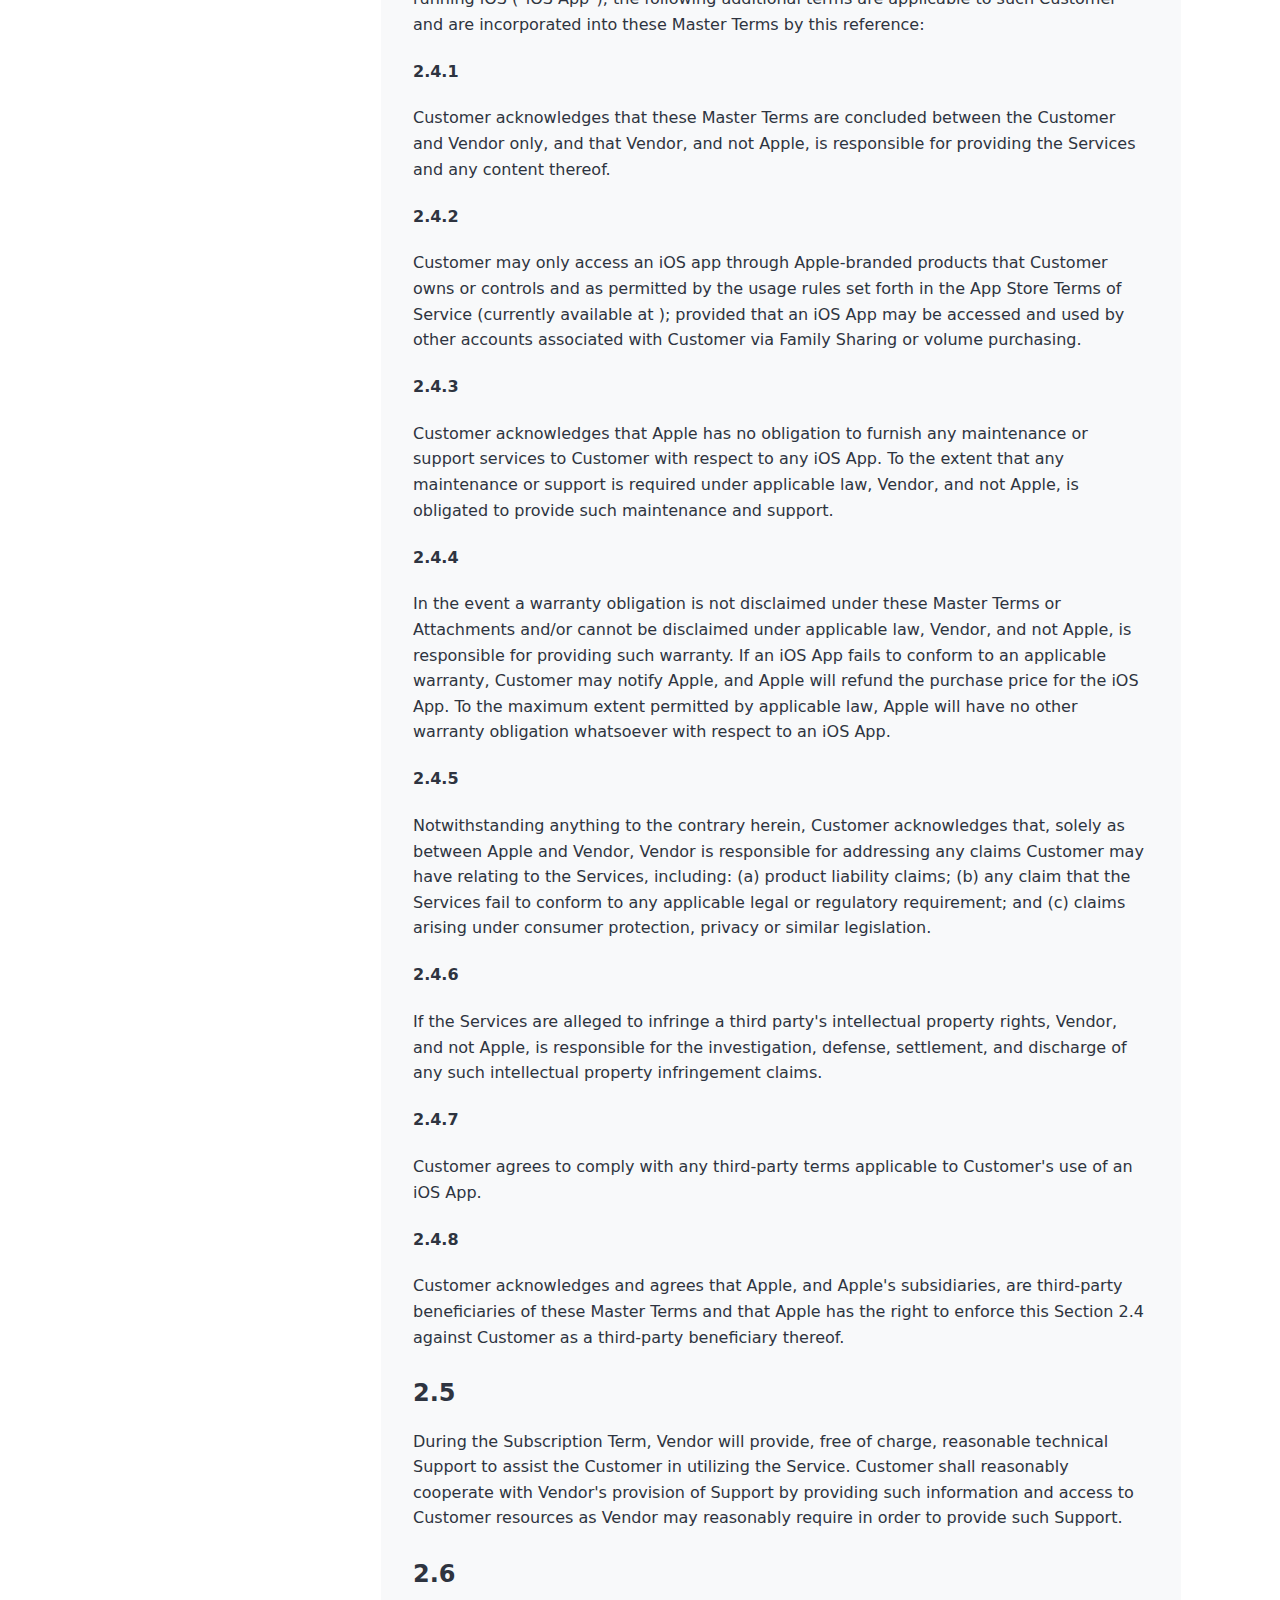
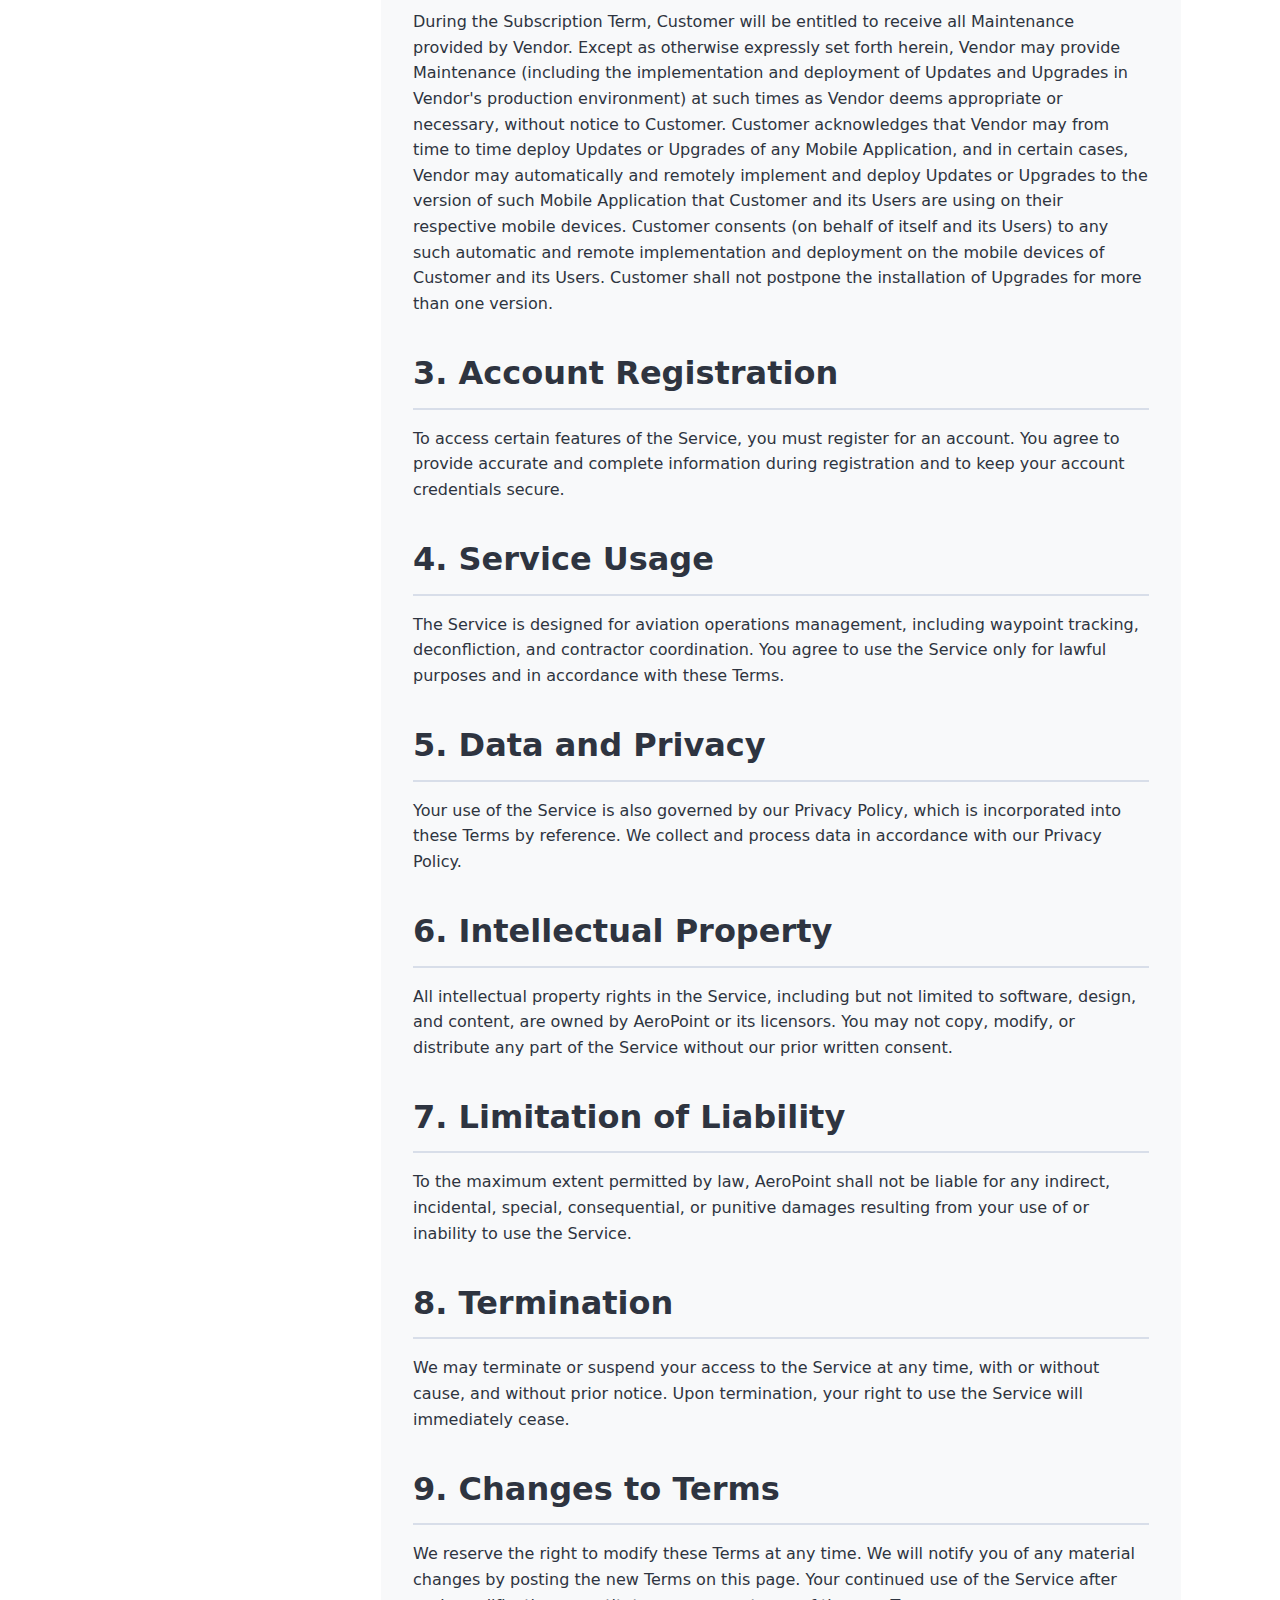
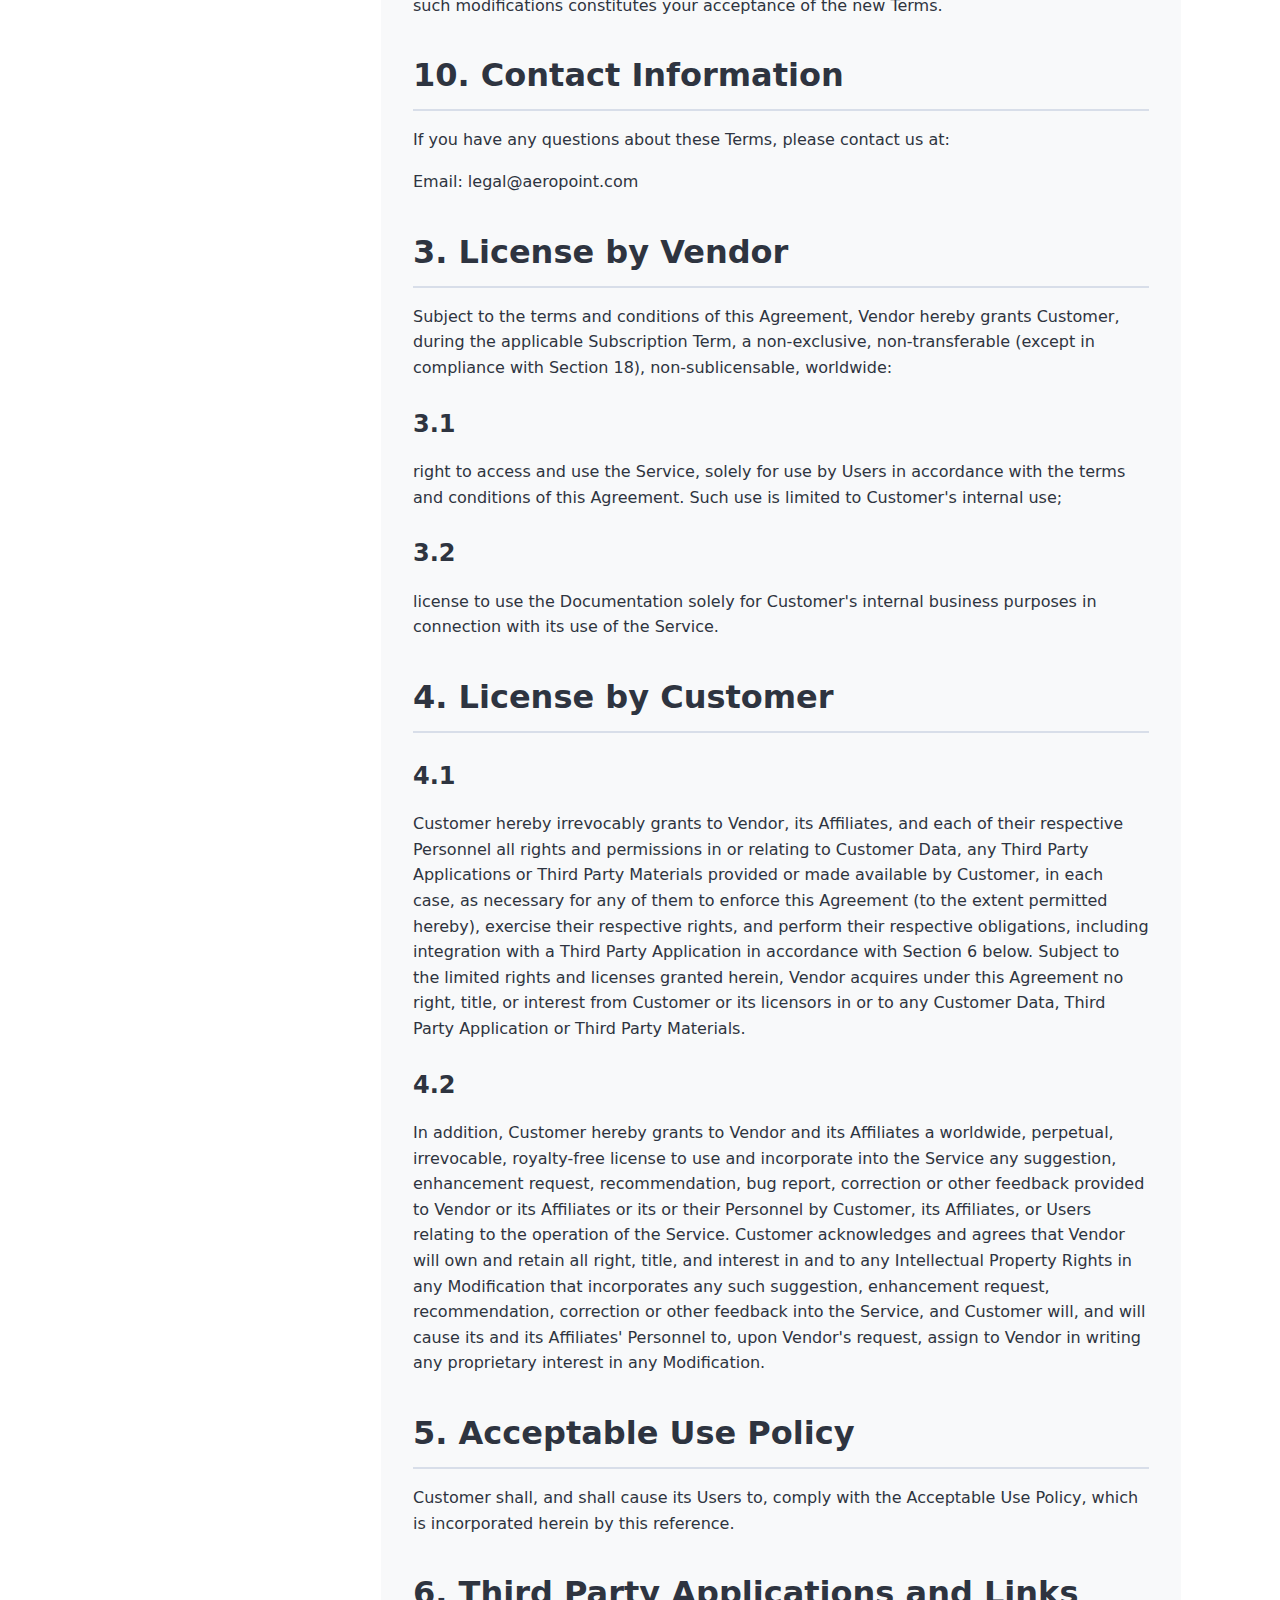
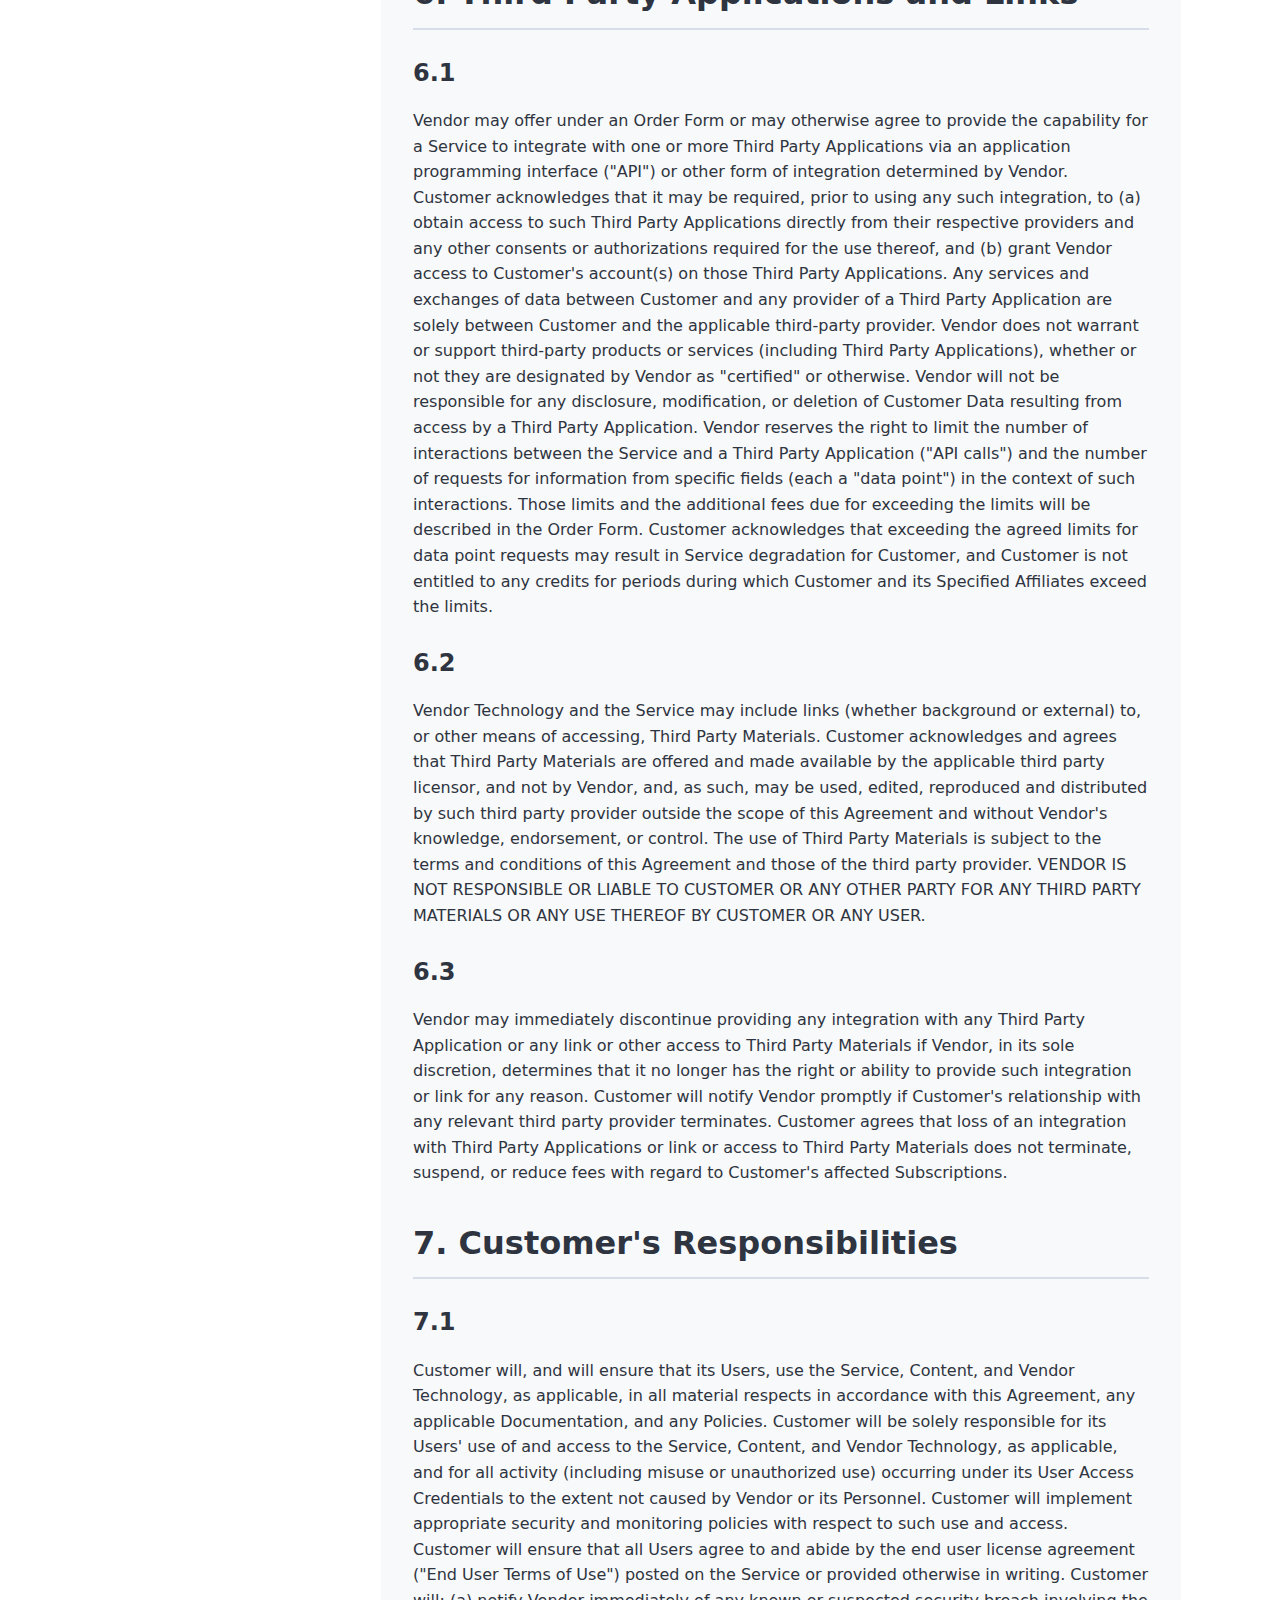
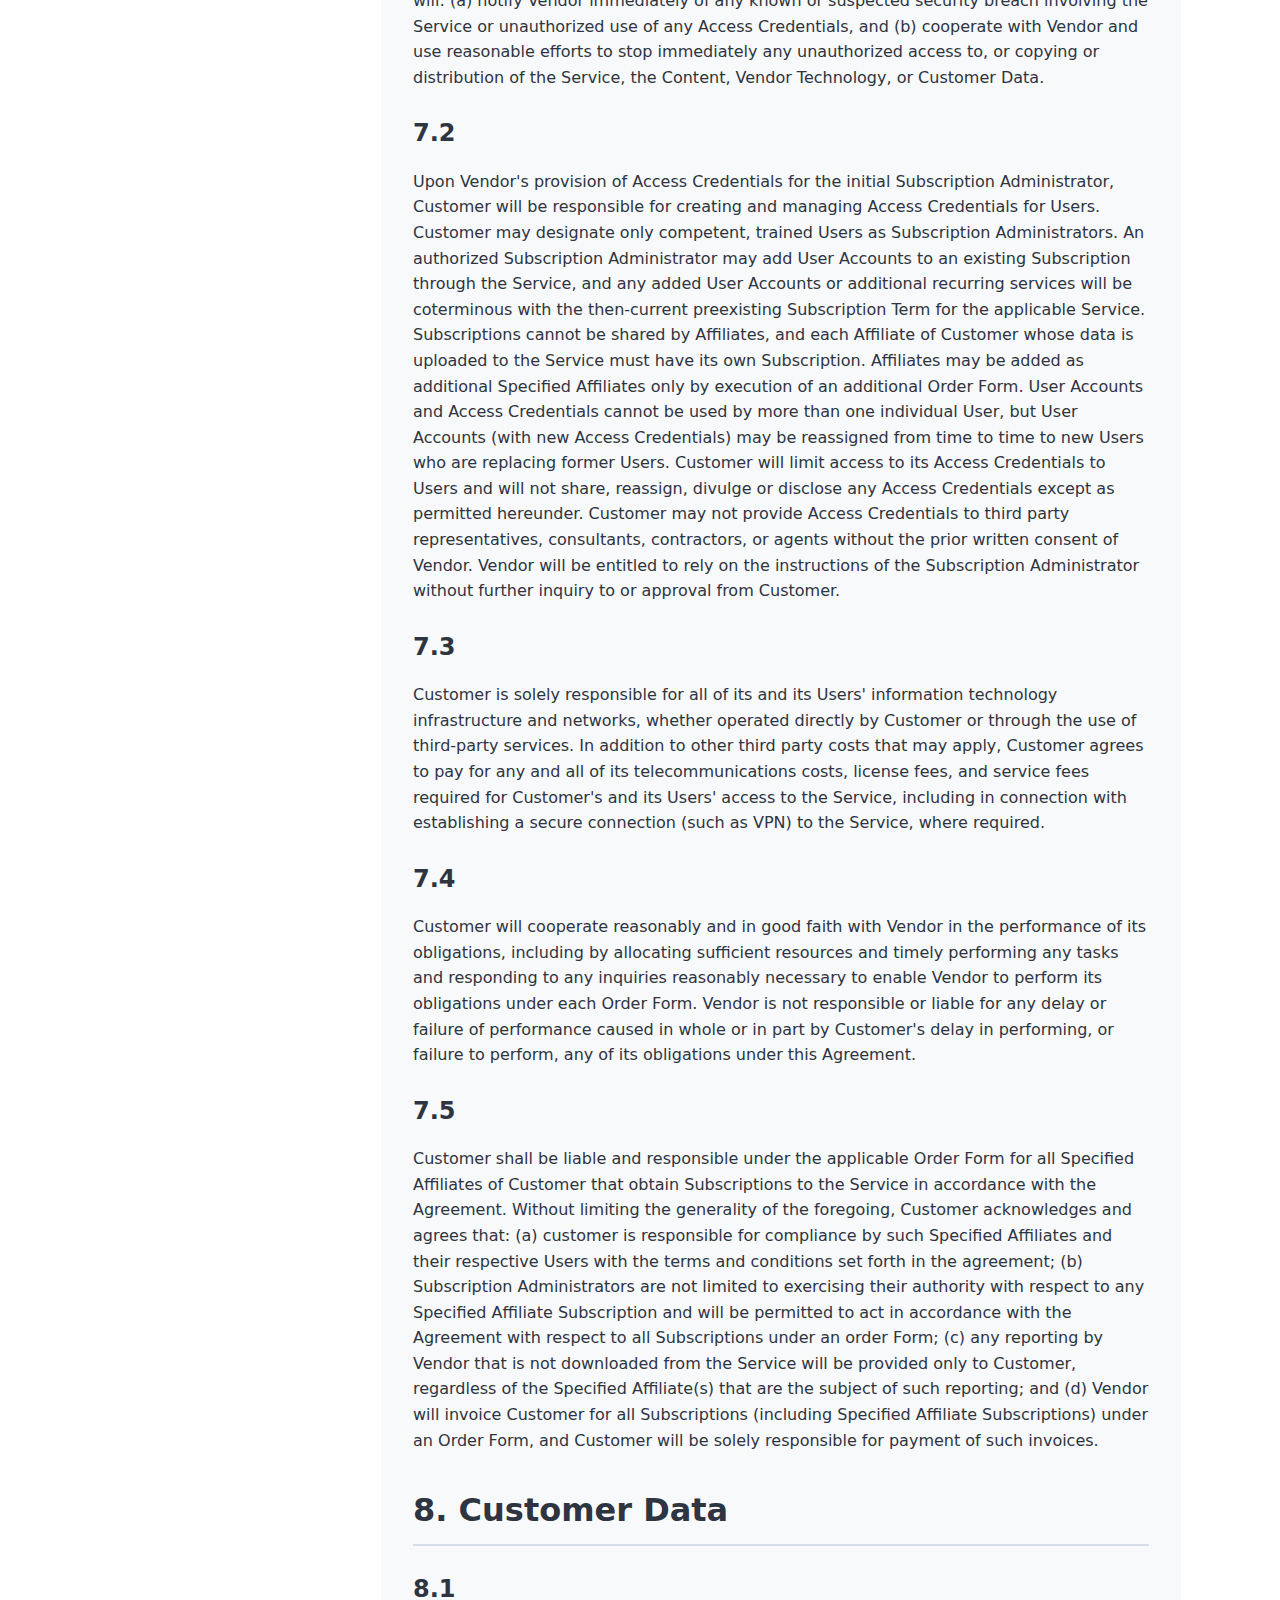
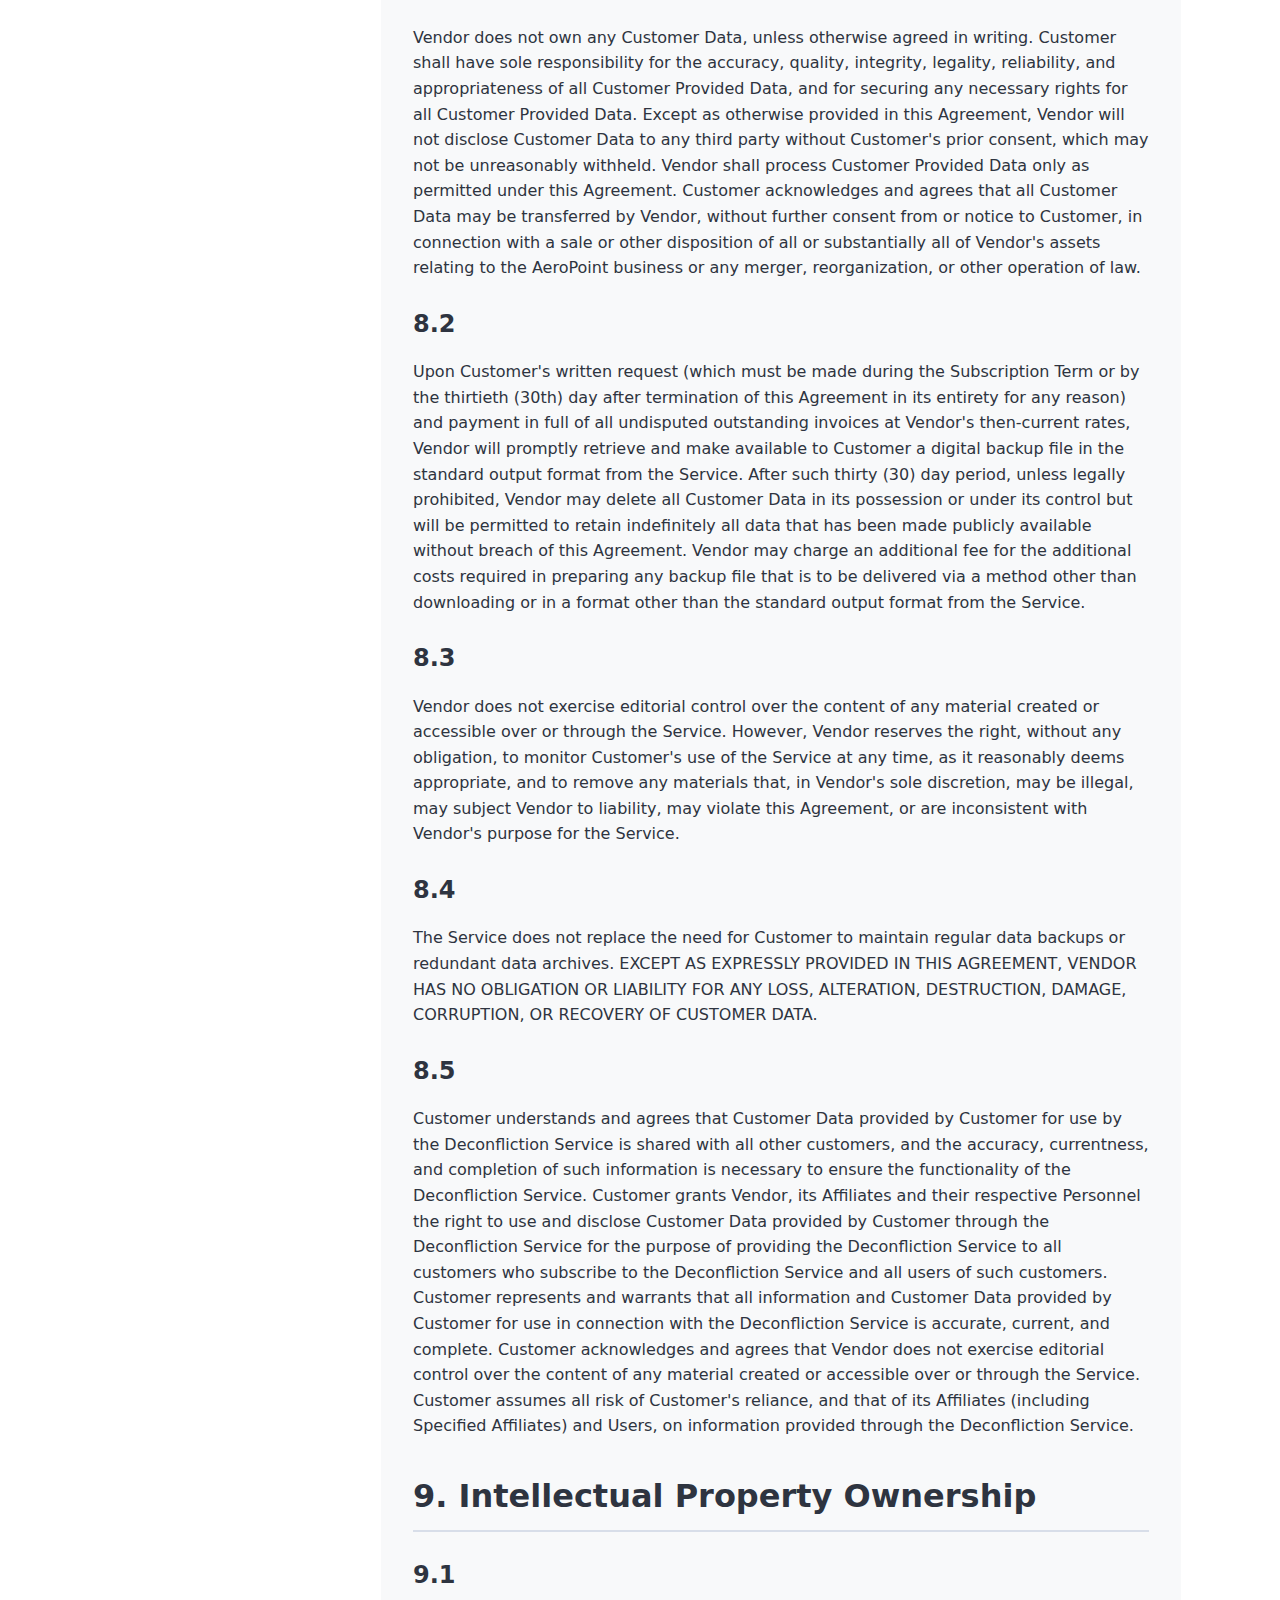
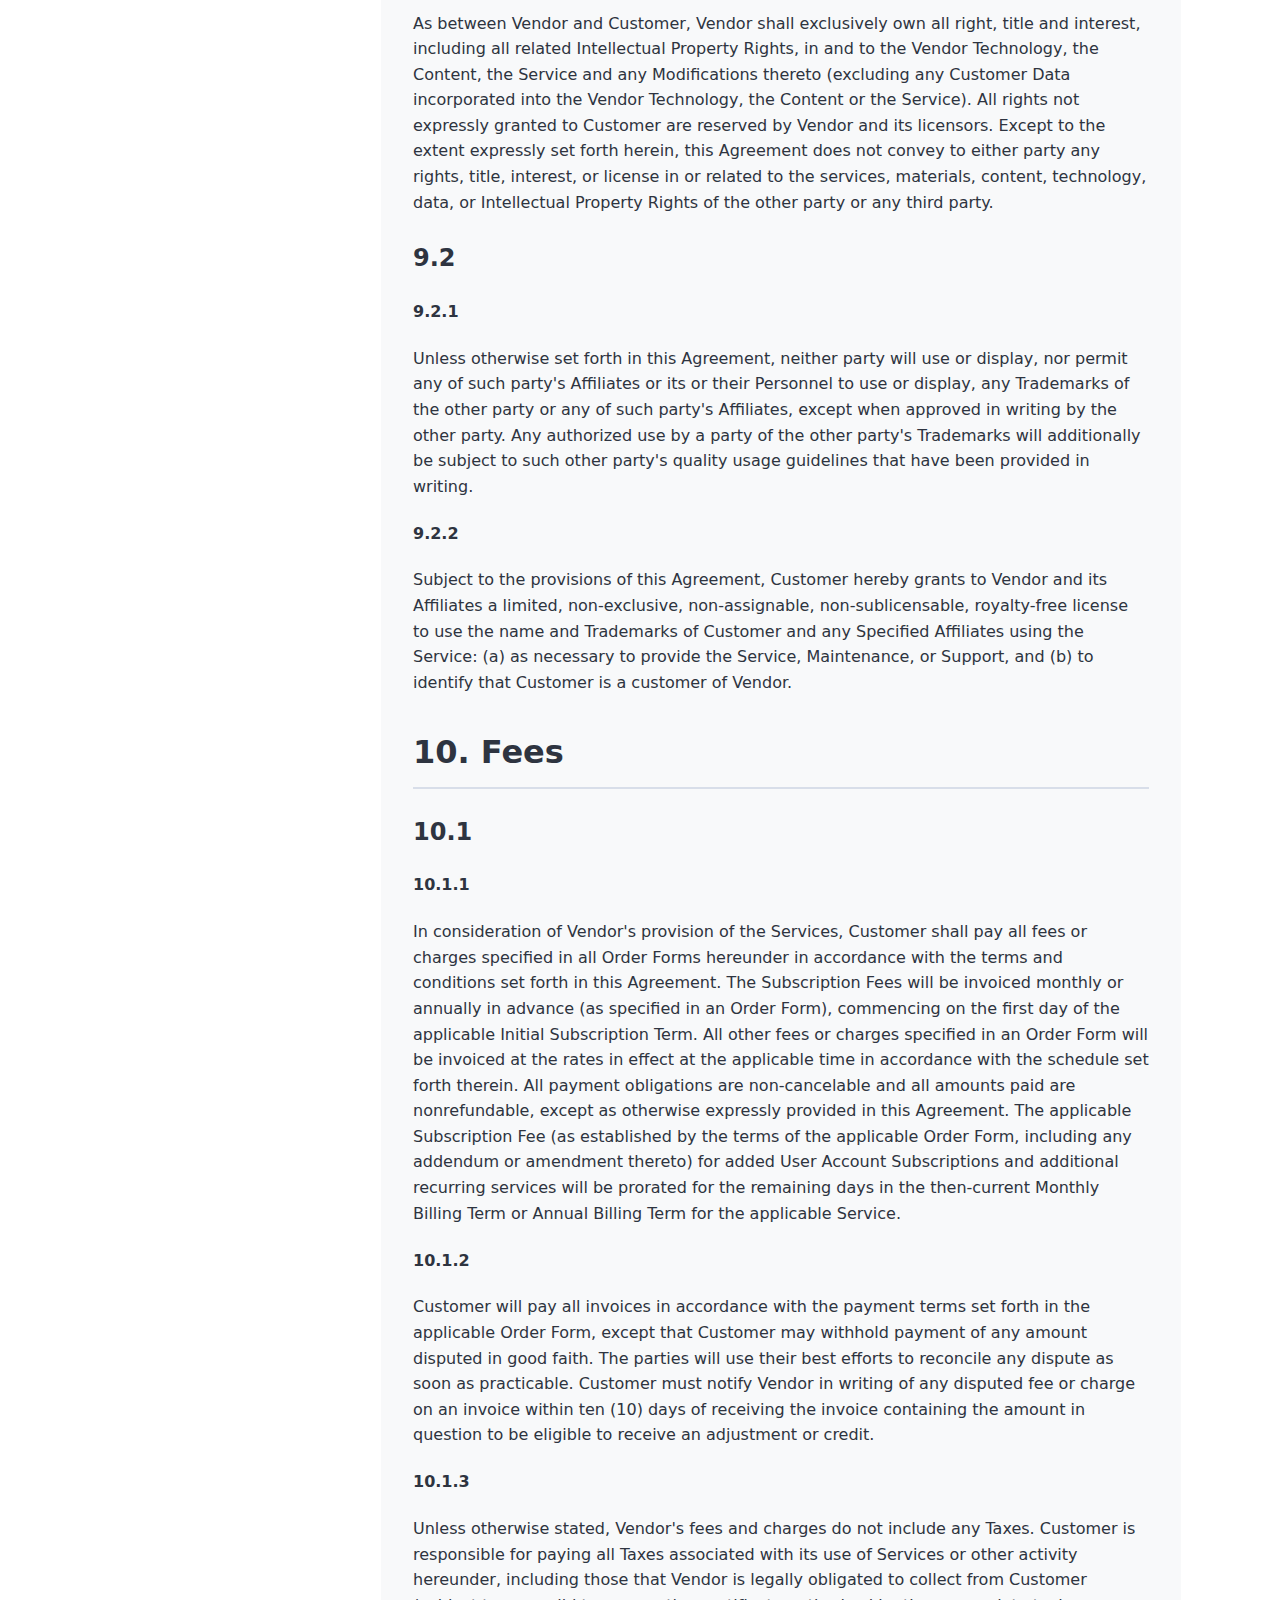
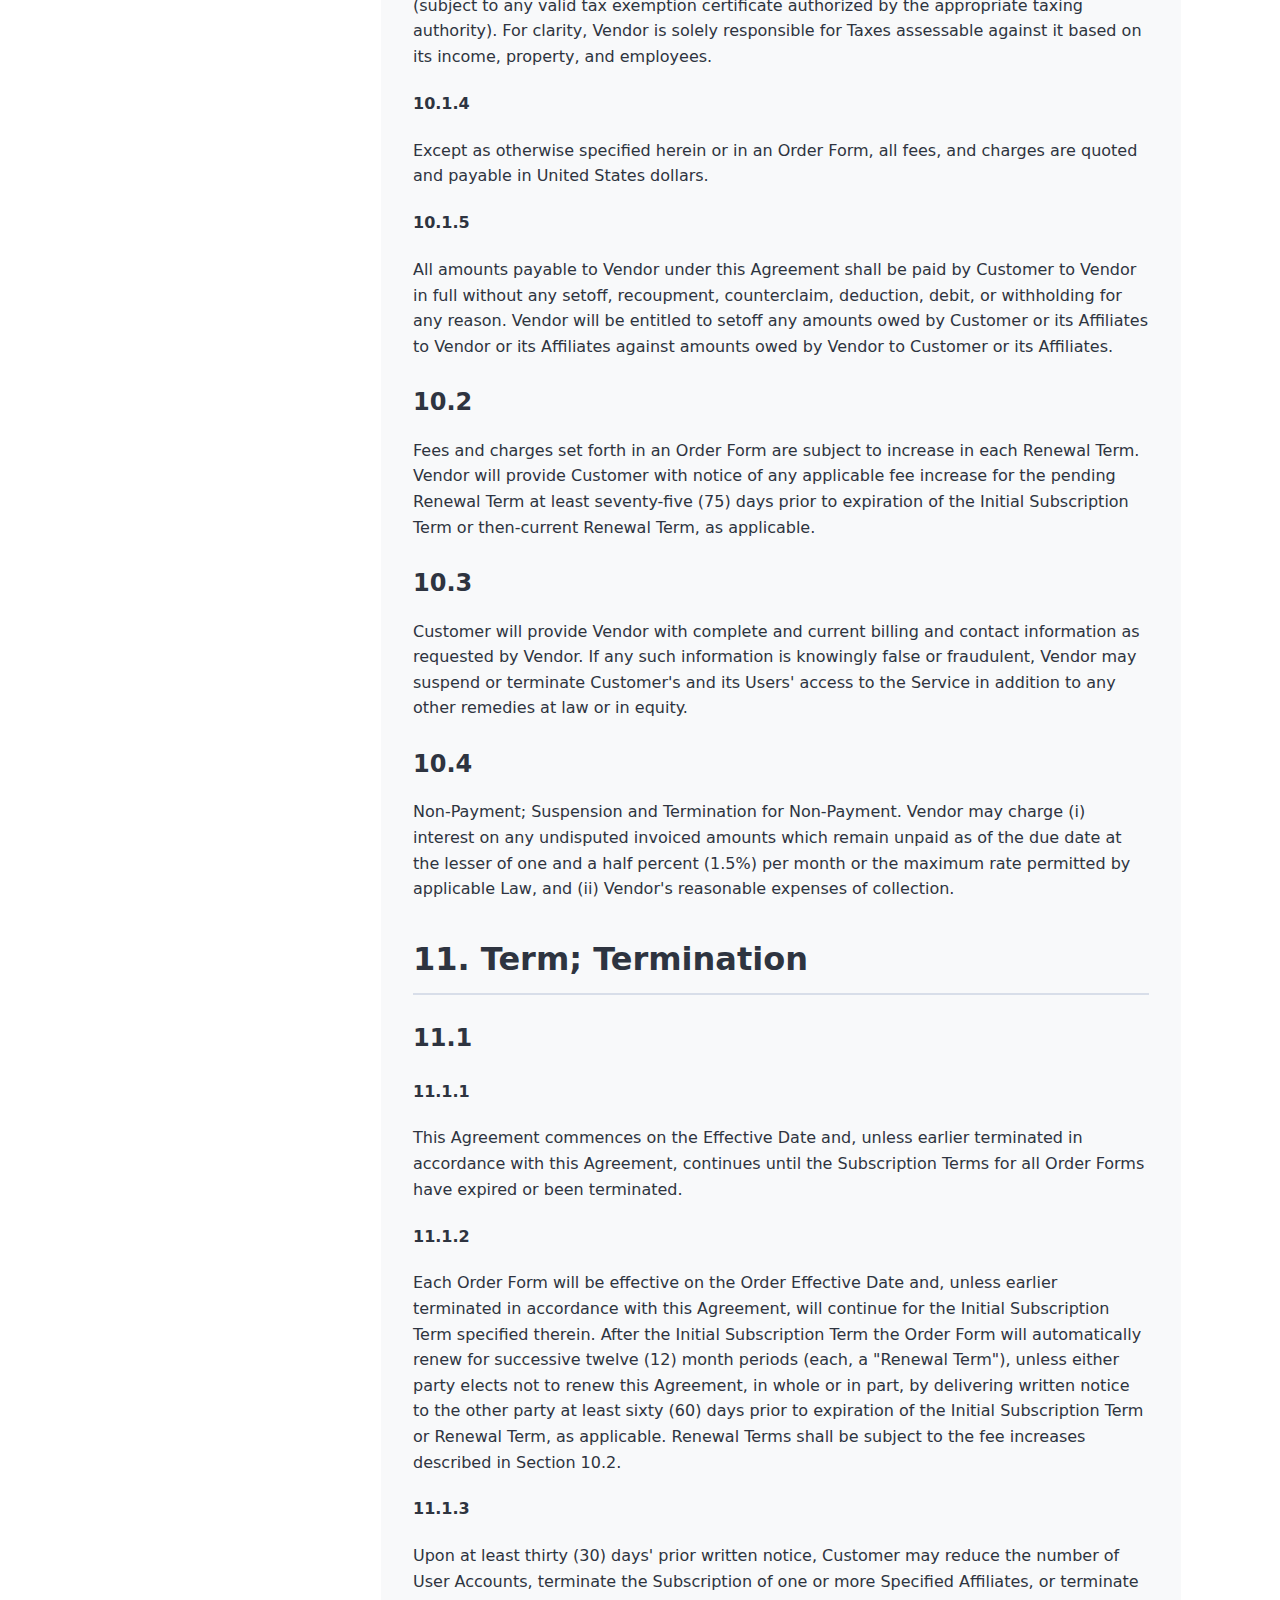
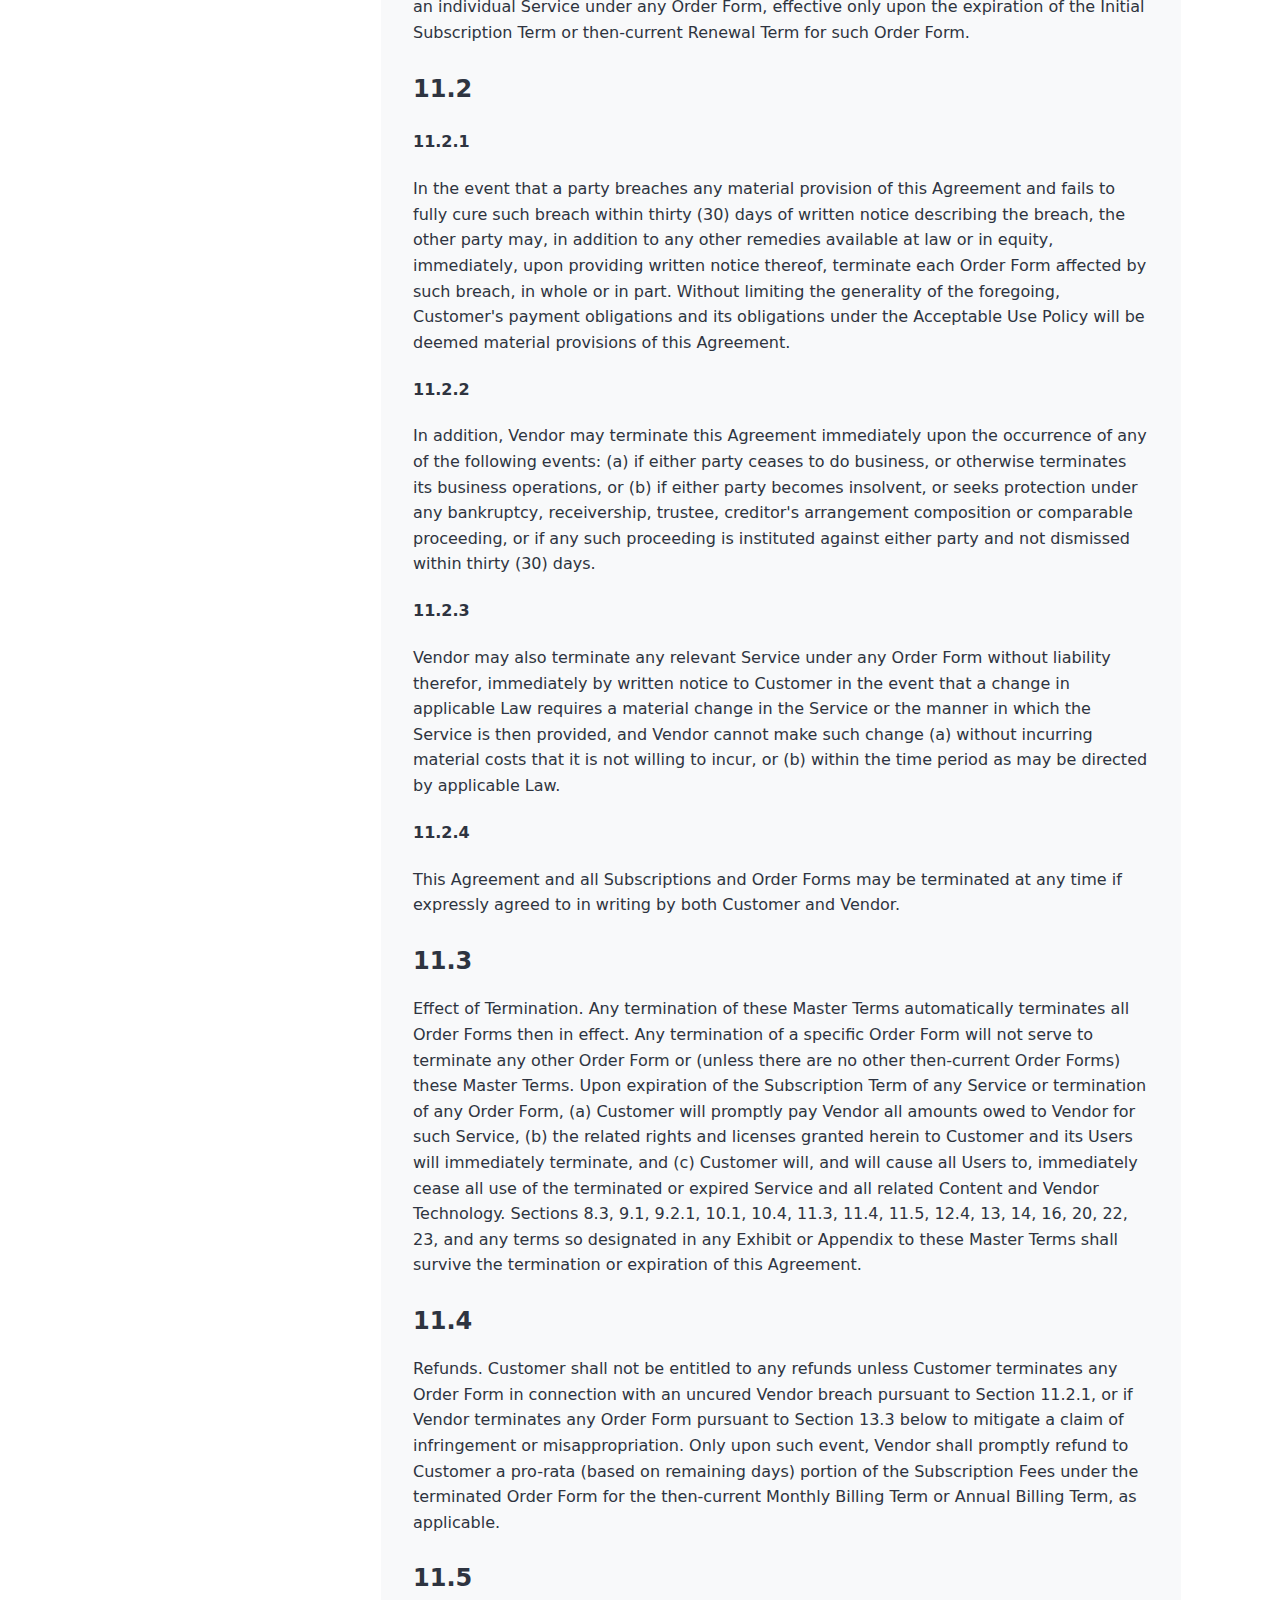
<file: legal/master-terms.html>
<!doctype html>
<html lang="en">
  <head>
    <meta charset="UTF-8" />
    <meta name="viewport" content="width=device-width, initial-scale=1.0" />
    <title>Master Terms - AeroPoint</title>
    <meta
      name="description"
      content="Master Terms and Conditions for AeroPoint's aviation waypoint management and deconfliction system."
    />

    <!-- Favicon -->
    <link
      rel="apple-touch-icon"
      sizes="180x180"
      href="../images/favicon/apple-touch-icon.png"
    />
    <link
      rel="icon"
      type="image/png"
      sizes="32x32"
      href="../images/favicon/favicon-32x32.png"
    />
    <link
      rel="icon"
      type="image/png"
      sizes="16x16"
      href="../images/favicon/favicon-16x16.png"
    />
    <link rel="manifest" href="../images/favicon/site.webmanifest" />

    <link rel="stylesheet" href="../css/styles.css" />
    <link rel="stylesheet" href="../css/legal.css" />
    <link
      rel="stylesheet"
      href="https://cdnjs.cloudflare.com/ajax/libs/modern-normalize/2.0.0/modern-normalize.min.css"
    />
    <link
      rel="stylesheet"
      href="https://cdnjs.cloudflare.com/ajax/libs/font-awesome/6.4.0/css/all.min.css"
    />
  </head>
  <body class="legal-page">
    <nav class="navbar">
      <div class="logo">
        <a href="../index.html">
          <img src="../images/AeroPoint2.png" alt="AeroPoint Logo" />
        </a>
      </div>
      <div class="nav-links">
        <a href="../index.html">Home</a>
        <a href="../index.html#features">Features</a>
        <a href="../index.html#benefits">Benefits</a>
        <a href="../index.html#security">Security</a>
        <a href="../documentation.html">Documentation</a>
        <a href="../index.html#contact">Contact</a>
      </div>
    </nav>

    <div class="legal-container">
      <aside class="legal-nav">
        <nav>
          <ul>
            <li><a href="master-terms.html" class="active">Master Terms</a></li>
            <li><a href="privacy-policy.html">Privacy Policy</a></li>
            <li><a href="eula.html">End User License Agreement</a></li>
            <li><a href="acceptable-use-policy.html">Acceptable Use Policy</a></li>
          </ul>
        </nav>
      </aside>

      <main class="legal-content">
        <p>These Master Service Subscription Terms (including any applicable Schedules and Exhibits hereto or other terms and conditions incorporated by reference herein "Master Terms") govern any Order Form that references them and are made and entered into by and between the entity named as the "Customer" in the Order Form ("Customer") and Matt Hammond Inc. d/b/a AeroPoint ("Vendor").</p>

        <h1>Master Terms</h1>
        <p>Last revised: April 3, 2025</p>
        <p>Vendor and Customer agree as follows:</p>

        <h2>1. Definitions</h2>
        <p>The capitalized terms used in this Agreement, including these Master Terms or any Order Form, will have the corresponding meanings provided in the <a href="#defined-terms">Defined Terms</a> section.</p>

        <h2>2. Agreement Structure; Services</h2>
        <h3>2.1</h3>
        <p>It is the intention of the parties that all Subscriptions for the Services purchased by Customer, including its Specified Affiliates, will be reflected on Order Forms issued pursuant to and governed by these Master Terms. Each such Order Form will govern only the Services ordered pursuant to such Order Form.</p>

        <h3>2.2</h3>
        <p>Vendor will make the applicable Services available for Customer's and its Users' use pursuant to this Agreement during each Subscription Term. Subject to Customer's satisfaction of payment obligations, Vendor's Services will include a browser interface as well as access to, and storage of, data on equipment owned or operated by or on behalf of Vendor and transmission of data from such equipment.</p>

        <h3>2.3</h3>
        <p>Vendor reserves the right, from time to time, to make Modifications to the Service, Content, or Vendor Technology that do not materially diminish the functionality or any mutually agreed upon configuration of the Service during the Subscription Term. Unless otherwise agreed in writing by Vendor and Customer, each such Modification may be made generally available to all Vendor customers that subscribe to the applicable Service.</p>

        <h3>2.4</h3>
        <p>Services may be made available through a Mobile Application, which allows Customer and its Users to use and access a Service (or certain features or functionality thereof) via a mobile or tablet device. To use any Mobile Application, the applicable User must have a mobile or tablet device that is compatible with such Mobile Application. For clarity, such access and use of the Service (or any portions thereof) through a Mobile Application will be subject to this Agreement. If Customer accesses or uses an application that is operated or published by Vendor and posts or links to these Master Terms through an Apple device running iOS ("iOS App"), the following additional terms are applicable to such Customer and are incorporated into these Master Terms by this reference:</p>

        <h4>2.4.1</h4>
        <p>Customer acknowledges that these Master Terms are concluded between the Customer and Vendor only, and that Vendor, and not Apple, is responsible for providing the Services and any content thereof.</p>

        <h4>2.4.2</h4>
        <p>Customer may only access an iOS app through Apple-branded products that Customer owns or controls and as permitted by the usage rules set forth in the App Store Terms of Service (currently available at ); provided that an iOS App may be accessed and used by other accounts associated with Customer via Family Sharing or volume purchasing.</p>

        <h4>2.4.3</h4>
        <p>Customer acknowledges that Apple has no obligation to furnish any maintenance or support services to Customer with respect to any iOS App. To the extent that any maintenance or support is required under applicable law, Vendor, and not Apple, is obligated to provide such maintenance and support.</p>

        <h4>2.4.4</h4>
        <p>In the event a warranty obligation is not disclaimed under these Master Terms or Attachments and/or cannot be disclaimed under applicable law, Vendor, and not Apple, is responsible for providing such warranty. If an iOS App fails to conform to an applicable warranty, Customer may notify Apple, and Apple will refund the purchase price for the iOS App. To the maximum extent permitted by applicable law, Apple will have no other warranty obligation whatsoever with respect to an iOS App.</p>

        <h4>2.4.5</h4>
        <p>Notwithstanding anything to the contrary herein, Customer acknowledges that, solely as between Apple and Vendor, Vendor is responsible for addressing any claims Customer may have relating to the Services, including: (a) product liability claims; (b) any claim that the Services fail to conform to any applicable legal or regulatory requirement; and (c) claims arising under consumer protection, privacy or similar legislation.</p>

        <h4>2.4.6</h4>
        <p>If the Services are alleged to infringe a third party's intellectual property rights, Vendor, and not Apple, is responsible for the investigation, defense, settlement, and discharge of any such intellectual property infringement claims.</p>

        <h4>2.4.7</h4>
        <p>Customer agrees to comply with any third-party terms applicable to Customer's use of an iOS App.</p>

        <h4>2.4.8</h4>
        <p>Customer acknowledges and agrees that Apple, and Apple's subsidiaries, are third-party beneficiaries of these Master Terms and that Apple has the right to enforce this Section 2.4 against Customer as a third-party beneficiary thereof.</p>

        <h3>2.5</h3>
        <p>During the Subscription Term, Vendor will provide, free of charge, reasonable technical Support to assist the Customer in utilizing the Service. Customer shall reasonably cooperate with Vendor's provision of Support by providing such information and access to Customer resources as Vendor may reasonably require in order to provide such Support.</p>

        <h3>2.6</h3>
        <p>During the Subscription Term, Customer will be entitled to receive all Maintenance provided by Vendor. Except as otherwise expressly set forth herein, Vendor may provide Maintenance (including the implementation and deployment of Updates and Upgrades in Vendor's production environment) at such times as Vendor deems appropriate or necessary, without notice to Customer. Customer acknowledges that Vendor may from time to time deploy Updates or Upgrades of any Mobile Application, and in certain cases, Vendor may automatically and remotely implement and deploy Updates or Upgrades to the version of such Mobile Application that Customer and its Users are using on their respective mobile devices. Customer consents (on behalf of itself and its Users) to any such automatic and remote implementation and deployment on the mobile devices of Customer and its Users. Customer shall not postpone the installation of Upgrades for more than one version.</p>

        <section>
          <h2>3. Account Registration</h2>
          <p>To access certain features of the Service, you must register for an account. You agree to provide accurate and complete information during registration and to keep your account credentials secure.</p>
        </section>

        <section>
          <h2>4. Service Usage</h2>
          <p>The Service is designed for aviation operations management, including waypoint tracking, deconfliction, and contractor coordination. You agree to use the Service only for lawful purposes and in accordance with these Terms.</p>
        </section>

        <section>
          <h2>5. Data and Privacy</h2>
          <p>Your use of the Service is also governed by our Privacy Policy, which is incorporated into these Terms by reference. We collect and process data in accordance with our Privacy Policy.</p>
        </section>

        <section>
          <h2>6. Intellectual Property</h2>
          <p>All intellectual property rights in the Service, including but not limited to software, design, and content, are owned by AeroPoint or its licensors. You may not copy, modify, or distribute any part of the Service without our prior written consent.</p>
        </section>

        <section>
          <h2>7. Limitation of Liability</h2>
          <p>To the maximum extent permitted by law, AeroPoint shall not be liable for any indirect, incidental, special, consequential, or punitive damages resulting from your use of or inability to use the Service.</p>
        </section>

        <section>
          <h2>8. Termination</h2>
          <p>We may terminate or suspend your access to the Service at any time, with or without cause, and without prior notice. Upon termination, your right to use the Service will immediately cease.</p>
        </section>

        <section>
          <h2>9. Changes to Terms</h2>
          <p>We reserve the right to modify these Terms at any time. We will notify you of any material changes by posting the new Terms on this page. Your continued use of the Service after such modifications constitutes your acceptance of the new Terms.</p>
        </section>

        <section>
          <h2>10. Contact Information</h2>
          <p>If you have any questions about these Terms, please contact us at:</p>
          <p>Email: legal@aeropoint.com</p>
        </section>

        <h2>3. License by Vendor</h2>
        <p>Subject to the terms and conditions of this Agreement, Vendor hereby grants Customer, during the applicable Subscription Term, a non-exclusive, non-transferable (except in compliance with Section 18), non-sublicensable, worldwide:</p>

        <h3>3.1</h3>
        <p>right to access and use the Service, solely for use by Users in accordance with the terms and conditions of this Agreement. Such use is limited to Customer's internal use;</p>

        <h3>3.2</h3>
        <p>license to use the Documentation solely for Customer's internal business purposes in connection with its use of the Service.</p>

        <h2>4. License by Customer</h2>
        <h3>4.1</h3>
        <p>Customer hereby irrevocably grants to Vendor, its Affiliates, and each of their respective Personnel all rights and permissions in or relating to Customer Data, any Third Party Applications or Third Party Materials provided or made available by Customer, in each case, as necessary for any of them to enforce this Agreement (to the extent permitted hereby), exercise their respective rights, and perform their respective obligations, including integration with a Third Party Application in accordance with Section 6 below. Subject to the limited rights and licenses granted herein, Vendor acquires under this Agreement no right, title, or interest from Customer or its licensors in or to any Customer Data, Third Party Application or Third Party Materials.</p>

        <h3>4.2</h3>
        <p>In addition, Customer hereby grants to Vendor and its Affiliates a worldwide, perpetual, irrevocable, royalty-free license to use and incorporate into the Service any suggestion, enhancement request, recommendation, bug report, correction or other feedback provided to Vendor or its Affiliates or its or their Personnel by Customer, its Affiliates, or Users relating to the operation of the Service. Customer acknowledges and agrees that Vendor will own and retain all right, title, and interest in and to any Intellectual Property Rights in any Modification that incorporates any such suggestion, enhancement request, recommendation, correction or other feedback into the Service, and Customer will, and will cause its and its Affiliates' Personnel to, upon Vendor's request, assign to Vendor in writing any proprietary interest in any Modification.</p>

        <h2>5. Acceptable Use Policy</h2>
        <p>Customer shall, and shall cause its Users to, comply with the Acceptable Use Policy, which is incorporated herein by this reference.</p>

        <h2>6. Third Party Applications and Links</h2>
        <h3>6.1</h3>
        <p>Vendor may offer under an Order Form or may otherwise agree to provide the capability for a Service to integrate with one or more Third Party Applications via an application programming interface ("API") or other form of integration determined by Vendor. Customer acknowledges that it may be required, prior to using any such integration, to (a) obtain access to such Third Party Applications directly from their respective providers and any other consents or authorizations required for the use thereof, and (b) grant Vendor access to Customer's account(s) on those Third Party Applications. Any services and exchanges of data between Customer and any provider of a Third Party Application are solely between Customer and the applicable third-party provider. Vendor does not warrant or support third-party products or services (including Third Party Applications), whether or not they are designated by Vendor as "certified" or otherwise. Vendor will not be responsible for any disclosure, modification, or deletion of Customer Data resulting from access by a Third Party Application. Vendor reserves the right to limit the number of interactions between the Service and a Third Party Application ("API calls") and the number of requests for information from specific fields (each a "data point") in the context of such interactions. Those limits and the additional fees due for exceeding the limits will be described in the Order Form. Customer acknowledges that exceeding the agreed limits for data point requests may result in Service degradation for Customer, and Customer is not entitled to any credits for periods during which Customer and its Specified Affiliates exceed the limits.</p>

        <h3>6.2</h3>
        <p>Vendor Technology and the Service may include links (whether background or external) to, or other means of accessing, Third Party Materials. Customer acknowledges and agrees that Third Party Materials are offered and made available by the applicable third party licensor, and not by Vendor, and, as such, may be used, edited, reproduced and distributed by such third party provider outside the scope of this Agreement and without Vendor's knowledge, endorsement, or control. The use of Third Party Materials is subject to the terms and conditions of this Agreement and those of the third party provider. VENDOR IS NOT RESPONSIBLE OR LIABLE TO CUSTOMER OR ANY OTHER PARTY FOR ANY THIRD PARTY MATERIALS OR ANY USE THEREOF BY CUSTOMER OR ANY USER.</p>

        <h3>6.3</h3>
        <p>Vendor may immediately discontinue providing any integration with any Third Party Application or any link or other access to Third Party Materials if Vendor, in its sole discretion, determines that it no longer has the right or ability to provide such integration or link for any reason. Customer will notify Vendor promptly if Customer's relationship with any relevant third party provider terminates. Customer agrees that loss of an integration with Third Party Applications or link or access to Third Party Materials does not terminate, suspend, or reduce fees with regard to Customer's affected Subscriptions.</p>

        <h2>7. Customer's Responsibilities</h2>
        <h3>7.1</h3>
        <p>Customer will, and will ensure that its Users, use the Service, Content, and Vendor Technology, as applicable, in all material respects in accordance with this Agreement, any applicable Documentation, and any Policies. Customer will be solely responsible for its Users' use of and access to the Service, Content, and Vendor Technology, as applicable, and for all activity (including misuse or unauthorized use) occurring under its User Access Credentials to the extent not caused by Vendor or its Personnel. Customer will implement appropriate security and monitoring policies with respect to such use and access. Customer will ensure that all Users agree to and abide by the end user license agreement ("End User Terms of Use") posted on the Service or provided otherwise in writing. Customer will: (a) notify Vendor immediately of any known or suspected security breach involving the Service or unauthorized use of any Access Credentials, and (b) cooperate with Vendor and use reasonable efforts to stop immediately any unauthorized access to, or copying or distribution of the Service, the Content, Vendor Technology, or Customer Data.</p>

        <h3>7.2</h3>
        <p>Upon Vendor's provision of Access Credentials for the initial Subscription Administrator, Customer will be responsible for creating and managing Access Credentials for Users. Customer may designate only competent, trained Users as Subscription Administrators. An authorized Subscription Administrator may add User Accounts to an existing Subscription through the Service, and any added User Accounts or additional recurring services will be coterminous with the then-current preexisting Subscription Term for the applicable Service. Subscriptions cannot be shared by Affiliates, and each Affiliate of Customer whose data is uploaded to the Service must have its own Subscription. Affiliates may be added as additional Specified Affiliates only by execution of an additional Order Form. User Accounts and Access Credentials cannot be used by more than one individual User, but User Accounts (with new Access Credentials) may be reassigned from time to time to new Users who are replacing former Users. Customer will limit access to its Access Credentials to Users and will not share, reassign, divulge or disclose any Access Credentials except as permitted hereunder. Customer may not provide Access Credentials to third party representatives, consultants, contractors, or agents without the prior written consent of Vendor. Vendor will be entitled to rely on the instructions of the Subscription Administrator without further inquiry to or approval from Customer.</p>

        <h3>7.3</h3>
        <p>Customer is solely responsible for all of its and its Users' information technology infrastructure and networks, whether operated directly by Customer or through the use of third-party services. In addition to other third party costs that may apply, Customer agrees to pay for any and all of its telecommunications costs, license fees, and service fees required for Customer's and its Users' access to the Service, including in connection with establishing a secure connection (such as VPN) to the Service, where required.</p>

        <h3>7.4</h3>
        <p>Customer will cooperate reasonably and in good faith with Vendor in the performance of its obligations, including by allocating sufficient resources and timely performing any tasks and responding to any inquiries reasonably necessary to enable Vendor to perform its obligations under each Order Form. Vendor is not responsible or liable for any delay or failure of performance caused in whole or in part by Customer's delay in performing, or failure to perform, any of its obligations under this Agreement.</p>

        <h3>7.5</h3>
        <p>Customer shall be liable and responsible under the applicable Order Form for all Specified Affiliates of Customer that obtain Subscriptions to the Service in accordance with the Agreement. Without limiting the generality of the foregoing, Customer acknowledges and agrees that: (a) customer is responsible for compliance by such Specified Affiliates and their respective Users with the terms and conditions set forth in the agreement; (b) Subscription Administrators are not limited to exercising their authority with respect to any Specified Affiliate Subscription and will be permitted to act in accordance with the Agreement with respect to all Subscriptions under an order Form; (c) any reporting by Vendor that is not downloaded from the Service will be provided only to Customer, regardless of the Specified Affiliate(s) that are the subject of such reporting; and (d) Vendor will invoice Customer for all Subscriptions (including Specified Affiliate Subscriptions) under an Order Form, and Customer will be solely responsible for payment of such invoices.</p>

        <h2>8. Customer Data</h2>
        <h3>8.1</h3>
        <p>Vendor does not own any Customer Data, unless otherwise agreed in writing. Customer shall have sole responsibility for the accuracy, quality, integrity, legality, reliability, and appropriateness of all Customer Provided Data, and for securing any necessary rights for all Customer Provided Data. Except as otherwise provided in this Agreement, Vendor will not disclose Customer Data to any third party without Customer's prior consent, which may not be unreasonably withheld. Vendor shall process Customer Provided Data only as permitted under this Agreement. Customer acknowledges and agrees that all Customer Data may be transferred by Vendor, without further consent from or notice to Customer, in connection with a sale or other disposition of all or substantially all of Vendor's assets relating to the AeroPoint business or any merger, reorganization, or other operation of law.</p>

        <h3>8.2</h3>
        <p>Upon Customer's written request (which must be made during the Subscription Term or by the thirtieth (30th) day after termination of this Agreement in its entirety for any reason) and payment in full of all undisputed outstanding invoices at Vendor's then-current rates, Vendor will promptly retrieve and make available to Customer a digital backup file in the standard output format from the Service. After such thirty (30) day period, unless legally prohibited, Vendor may delete all Customer Data in its possession or under its control but will be permitted to retain indefinitely all data that has been made publicly available without breach of this Agreement. Vendor may charge an additional fee for the additional costs required in preparing any backup file that is to be delivered via a method other than downloading or in a format other than the standard output format from the Service.</p>

        <h3>8.3</h3>
        <p>Vendor does not exercise editorial control over the content of any material created or accessible over or through the Service. However, Vendor reserves the right, without any obligation, to monitor Customer's use of the Service at any time, as it reasonably deems appropriate, and to remove any materials that, in Vendor's sole discretion, may be illegal, may subject Vendor to liability, may violate this Agreement, or are inconsistent with Vendor's purpose for the Service.</p>

        <h3>8.4</h3>
        <p>The Service does not replace the need for Customer to maintain regular data backups or redundant data archives. EXCEPT AS EXPRESSLY PROVIDED IN THIS AGREEMENT, VENDOR HAS NO OBLIGATION OR LIABILITY FOR ANY LOSS, ALTERATION, DESTRUCTION, DAMAGE, CORRUPTION, OR RECOVERY OF CUSTOMER DATA.</p>

        <h3>8.5</h3>
        <p>Customer understands and agrees that Customer Data provided by Customer for use by the Deconfliction Service is shared with all other customers, and the accuracy, currentness, and completion of such information is necessary to ensure the functionality of the Deconfliction Service. Customer grants Vendor, its Affiliates and their respective Personnel the right to use and disclose Customer Data provided by Customer through the Deconfliction Service for the purpose of providing the Deconfliction Service to all customers who subscribe to the Deconfliction Service and all users of such customers. Customer represents and warrants that all information and Customer Data provided by Customer for use in connection with the Deconfliction Service is accurate, current, and complete. Customer acknowledges and agrees that Vendor does not exercise editorial control over the content of any material created or accessible over or through the Service. Customer assumes all risk of Customer's reliance, and that of its Affiliates (including Specified Affiliates) and Users, on information provided through the Deconfliction Service.</p>

        <h2>9. Intellectual Property Ownership</h2>
        <h3>9.1</h3>
        <p>As between Vendor and Customer, Vendor shall exclusively own all right, title and interest, including all related Intellectual Property Rights, in and to the Vendor Technology, the Content, the Service and any Modifications thereto (excluding any Customer Data incorporated into the Vendor Technology, the Content or the Service). All rights not expressly granted to Customer are reserved by Vendor and its licensors. Except to the extent expressly set forth herein, this Agreement does not convey to either party any rights, title, interest, or license in or related to the services, materials, content, technology, data, or Intellectual Property Rights of the other party or any third party.</p>

        <h3>9.2</h3>
        <h4>9.2.1</h4>
        <p>Unless otherwise set forth in this Agreement, neither party will use or display, nor permit any of such party's Affiliates or its or their Personnel to use or display, any Trademarks of the other party or any of such party's Affiliates, except when approved in writing by the other party. Any authorized use by a party of the other party's Trademarks will additionally be subject to such other party's quality usage guidelines that have been provided in writing.</p>

        <h4>9.2.2</h4>
        <p>Subject to the provisions of this Agreement, Customer hereby grants to Vendor and its Affiliates a limited, non-exclusive, non-assignable, non-sublicensable, royalty-free license to use the name and Trademarks of Customer and any Specified Affiliates using the Service: (a) as necessary to provide the Service, Maintenance, or Support, and (b) to identify that Customer is a customer of Vendor.</p>

        <h2>10. Fees</h2>
        <h3>10.1</h3>
        <h4>10.1.1</h4>
        <p>In consideration of Vendor's provision of the Services, Customer shall pay all fees or charges specified in all Order Forms hereunder in accordance with the terms and conditions set forth in this Agreement. The Subscription Fees will be invoiced monthly or annually in advance (as specified in an Order Form), commencing on the first day of the applicable Initial Subscription Term. All other fees or charges specified in an Order Form will be invoiced at the rates in effect at the applicable time in accordance with the schedule set forth therein. All payment obligations are non-cancelable and all amounts paid are nonrefundable, except as otherwise expressly provided in this Agreement. The applicable Subscription Fee (as established by the terms of the applicable Order Form, including any addendum or amendment thereto) for added User Account Subscriptions and additional recurring services will be prorated for the remaining days in the then-current Monthly Billing Term or Annual Billing Term for the applicable Service.</p>

        <h4>10.1.2</h4>
        <p>Customer will pay all invoices in accordance with the payment terms set forth in the applicable Order Form, except that Customer may withhold payment of any amount disputed in good faith. The parties will use their best efforts to reconcile any dispute as soon as practicable. Customer must notify Vendor in writing of any disputed fee or charge on an invoice within ten (10) days of receiving the invoice containing the amount in question to be eligible to receive an adjustment or credit.</p>

        <h4>10.1.3</h4>
        <p>Unless otherwise stated, Vendor's fees and charges do not include any Taxes. Customer is responsible for paying all Taxes associated with its use of Services or other activity hereunder, including those that Vendor is legally obligated to collect from Customer (subject to any valid tax exemption certificate authorized by the appropriate taxing authority). For clarity, Vendor is solely responsible for Taxes assessable against it based on its income, property, and employees.</p>

        <h4>10.1.4</h4>
        <p>Except as otherwise specified herein or in an Order Form, all fees, and charges are quoted and payable in United States dollars.</p>

        <h4>10.1.5</h4>
        <p>All amounts payable to Vendor under this Agreement shall be paid by Customer to Vendor in full without any setoff, recoupment, counterclaim, deduction, debit, or withholding for any reason. Vendor will be entitled to setoff any amounts owed by Customer or its Affiliates to Vendor or its Affiliates against amounts owed by Vendor to Customer or its Affiliates.</p>

        <h3>10.2</h3>
        <p>Fees and charges set forth in an Order Form are subject to increase in each Renewal Term. Vendor will provide Customer with notice of any applicable fee increase for the pending Renewal Term at least seventy-five (75) days prior to expiration of the Initial Subscription Term or then-current Renewal Term, as applicable.</p>

        <h3>10.3</h3>
        <p>Customer will provide Vendor with complete and current billing and contact information as requested by Vendor. If any such information is knowingly false or fraudulent, Vendor may suspend or terminate Customer's and its Users' access to the Service in addition to any other remedies at law or in equity.</p>

        <h3>10.4</h3>
        <p>Non-Payment; Suspension and Termination for Non-Payment. Vendor may charge (i) interest on any undisputed invoiced amounts which remain unpaid as of the due date at the lesser of one and a half percent (1.5%) per month or the maximum rate permitted by applicable Law, and (ii) Vendor's reasonable expenses of collection.</p>

        <h2>11. Term; Termination</h2>
        <h3>11.1</h3>
        <h4>11.1.1</h4>
        <p>This Agreement commences on the Effective Date and, unless earlier terminated in accordance with this Agreement, continues until the Subscription Terms for all Order Forms have expired or been terminated.</p>

        <h4>11.1.2</h4>
        <p>Each Order Form will be effective on the Order Effective Date and, unless earlier terminated in accordance with this Agreement, will continue for the Initial Subscription Term specified therein. After the Initial Subscription Term the Order Form will automatically renew for successive twelve (12) month periods (each, a "Renewal Term"), unless either party elects not to renew this Agreement, in whole or in part, by delivering written notice to the other party at least sixty (60) days prior to expiration of the Initial Subscription Term or Renewal Term, as applicable. Renewal Terms shall be subject to the fee increases described in Section 10.2.</p>

        <h4>11.1.3</h4>
        <p>Upon at least thirty (30) days' prior written notice, Customer may reduce the number of User Accounts, terminate the Subscription of one or more Specified Affiliates, or terminate an individual Service under any Order Form, effective only upon the expiration of the Initial Subscription Term or then-current Renewal Term for such Order Form.</p>

        <h3>11.2</h3>
        <h4>11.2.1</h4>
        <p>In the event that a party breaches any material provision of this Agreement and fails to fully cure such breach within thirty (30) days of written notice describing the breach, the other party may, in addition to any other remedies available at law or in equity, immediately, upon providing written notice thereof, terminate each Order Form affected by such breach, in whole or in part. Without limiting the generality of the foregoing, Customer's payment obligations and its obligations under the Acceptable Use Policy will be deemed material provisions of this Agreement.</p>

        <h4>11.2.2</h4>
        <p>In addition, Vendor may terminate this Agreement immediately upon the occurrence of any of the following events: (a) if either party ceases to do business, or otherwise terminates its business operations, or (b) if either party becomes insolvent, or seeks protection under any bankruptcy, receivership, trustee, creditor's arrangement composition or comparable proceeding, or if any such proceeding is instituted against either party and not dismissed within thirty (30) days.</p>

        <h4>11.2.3</h4>
        <p>Vendor may also terminate any relevant Service under any Order Form without liability therefor, immediately by written notice to Customer in the event that a change in applicable Law requires a material change in the Service or the manner in which the Service is then provided, and Vendor cannot make such change (a) without incurring material costs that it is not willing to incur, or (b) within the time period as may be directed by applicable Law.</p>

        <h4>11.2.4</h4>
        <p>This Agreement and all Subscriptions and Order Forms may be terminated at any time if expressly agreed to in writing by both Customer and Vendor.</p>

        <h3>11.3</h3>
        <p>Effect of Termination. Any termination of these Master Terms automatically terminates all Order Forms then in effect. Any termination of a specific Order Form will not serve to terminate any other Order Form or (unless there are no other then-current Order Forms) these Master Terms. Upon expiration of the Subscription Term of any Service or termination of any Order Form, (a) Customer will promptly pay Vendor all amounts owed to Vendor for such Service, (b) the related rights and licenses granted herein to Customer and its Users will immediately terminate, and (c) Customer will, and will cause all Users to, immediately cease all use of the terminated or expired Service and all related Content and Vendor Technology. Sections 8.3, 9.1, 9.2.1, 10.1, 10.4, 11.3, 11.4, 11.5, 12.4, 13, 14, 16, 20, 22, 23, and any terms so designated in any Exhibit or Appendix to these Master Terms shall survive the termination or expiration of this Agreement.</p>

        <h3>11.4</h3>
        <p>Refunds. Customer shall not be entitled to any refunds unless Customer terminates any Order Form in connection with an uncured Vendor breach pursuant to Section 11.2.1, or if Vendor terminates any Order Form pursuant to Section 13.3 below to mitigate a claim of infringement or misappropriation. Only upon such event, Vendor shall promptly refund to Customer a pro-rata (based on remaining days) portion of the Subscription Fees under the terminated Order Form for the then-current Monthly Billing Term or Annual Billing Term, as applicable.</p>

        <h3>11.5</h3>
        <p>Termination Assistance Services. In connection with any termination or expiration of each Order Form, if requested in writing by Customer, Vendor will provide the Customer Data to Customer or its designee(s) in accordance with Section 8.3.</p>

        <h2>12. Representations & Warranties</h2>
        <h3>12.1</h3>
        <p>General Warranties. Each party represents and warrants to the other party that (a) it has the legal power to enter into this Agreement and conduct its business, (b) this Agreement is legally enforceable against such party in accordance with its terms (except as may be limited by applicable Law), (c) no consent or notice to any governmental authority is required in connection with the execution, delivery and performance by such party of this Agreement, and (d) it is not located in, under the control of, or a national or resident of an Embargoed Country or Designated National (as each term is defined below).</p>

        <h3>12.2</h3>
        <p>By Vendor. Vendor represents and warrants to Customer that (a) the Service will perform substantially in accordance with the Documentation under normal use and circumstances, and (b) Vendor has all rights necessary to grant the rights and/or licenses granted to Customer in this Agreement.</p>

        <h3>12.3</h3>
        <h4>12.3.1</h4>
        <p>Customer's entering into the applicable Order Form does not and will not conflict with or violate any other agreement Customer may have with any third party or any applicable Laws;</p>

        <h4>12.3.2</h4>
        <p>All Customer Data provided hereunder or processed via the Service is obtained and managed by Customer in compliance with applicable Laws, including but not limited to any Privacy Laws;</p>

        <h4>12.3.3</h4>
        <p>Customer has and will maintain all rights and licenses necessary to provide and make Customer Data available to Vendor and its Affiliates and their respective Personnel, as needed for them to provide the Service and perform their other obligations and exercise their rights contemplated by the Agreement, including to access, import into the Service (on Customer's behalf), and store Customer Data in accordance with the terms herein or process Customer Data in other ways agreed between the parties, and such processing will not infringe or violate any rights of any third party or applicable Laws; and</p>

        <h4>12.3.4</h4>
        <p>Customer has all rights and licenses necessary to grant Vendor and its Affiliates and their respective Personnel access to any integrated or linked Customer-utilized systems and the applicable data stored thereon, and the processing of such data in accordance with this Agreement does not and will not infringe or violate any rights of any third party.</p>

        <h3>12.4</h3>
        <p>Disclaimer of Warranties. Because software is inherently complex and may not be free from errors, Vendor advises Customer to verify the results of any service provided and the work product of the Service. EXCEPT FOR THE EXPRESS WARRANTIES SET FORTH IN THE AGREEMENT, THE SERVICE, CONTENT, VENDOR TECHNOLOGY, SUPPORT, AND MAINTENANCE ARE PROVIDED "AS-IS," "WITH ALL FAULTS" AND "AS AVAILABLE," AND VENDOR AND ITS LICENSORS MAKE NO REPRESENTATION, WARRANTY, OR GUARANTY AS TO THE RELIABILITY, TIMELINESS, QUALITY, SUITABILITY, TRUTH, AVAILABILITY, ACCURACY OR COMPLETENESS OF THE SERVICE, ANY CONTENT, ANY VENDOR TECHNOLOGY, SUPPORT, OR MAINTENANCE. ALL OTHER REPRESENTATIONS AND WARRANTIES, WHETHER EXPRESS OR IMPLIED, INCLUDING, WITHOUT LIMITATION, ANY IMPLIED WARRANTY OF MERCHANTABILITY, FITNESS FOR A PARTICULAR PURPOSE, TITLE, AND NON-INFRINGEMENT, ARE HEREBY SPECIFICALLY DISCLAIMED. WITHOUT LIMITING THE FOREGOING, VENDOR MAKES NO WARRANTY OF ANY KIND REGARDING ANY THIRD PARTY MATERIALS OR THIRD PARTY APPLICATIONS (ALL OF WHICH ARE PROVIDED "AS IS") OR THAT THE SERVICE, CONTENT, VENDOR TECHNOLOGY, SUPPORT, OR MAINTENANCE OR ANY RESULTS OF THE USE THEREOF, WILL MEET CUSTOMER'S OR ANY OTHER PERSON'S REQUIREMENTS, OPERATE WITHOUT INTERRUPTION, ACHIEVE ANY INTENDED RESULT, BE COMPATIBLE OR WORK WITH ANY SOFTWARE, SYSTEM, OR OTHER SERVICES, OR BE SECURE OR FREE OF HARMFUL CODE.</p>

        <h2>13. Mutual Indemnification</h2>
        <h3>13.1</h3>
        <p>Customer will indemnify, defend and hold harmless Vendor, its Affiliates, and its and their respective licensors, officers, directors, employees, agents, successors, and assigns (collectively, "Vendor Indemnitees") from and against any and all claims, demands, actions, suits, damages, losses, liabilities, costs, and expenses (including reasonable attorneys' fees and costs) incurred by a Vendor Indemnitee in connection with any third party claim, including any claim by any Personnel of Customer or its Affiliates, to the extent that such claim arises from (a) any use of or access to any Customer Data or Personal Data by Vendor, its Affiliates or their respective Personnel in accordance with this Agreement, (b) any breach, alleged breach, or inaccuracy of any representation or warranty of Customer, or any breach or alleged breach of any covenant or other obligation set forth in this Agreement, in each case, by Customer, its Affiliates, or any of its or their respective Personnel, (c) any use of or access to the Service, Content, Vendor Technology, Third Party Applications, or Third Party Materials by or on behalf of Customer (subject to Vendor's indemnification obligations in Section 13.2 below), (d) Vendor's provision of an integration or otherwise transmitting any data to a third party as authorized by Customer, including with respect to data security and use of data, (e) the gross negligence or willful misconduct of Customer, its Affiliates, or any of its or their respective Personnel, or (f) any Excluded Claim (defined below).</p>

        <h3>13.2</h3>
        <p>Vendor will indemnify, defend and hold harmless Customer and its officers, directors, and employees, and each of their successors and assigns (collectively, "Customer Indemnitees") from and against any and all claims, demands, actions, suits, damages, losses, liabilities, costs, and expenses (including reasonable attorneys' fees and costs) incurred by Customer in connection with any third party claim to the extent that such claim arises from an allegation that Customer's use of the Service in accordance with this Agreement infringes or misappropriates any U.S. patent, copyright, or trademark rights of such third party. However, Vendor shall have no obligation under this Agreement for Excluded Claims.</p>

        <h3>13.3</h3>
        <p>In the event the Service, Content, or Vendor Technology are, or, in Vendor's sole discretion, are likely to become, subject to a claim of infringement or misappropriation (except to the extent such claim is an Excluded Claim) of any Intellectual Property Right of a third party, Vendor, at its sole option and expense, shall (subject to the following sentence): (a) procure for Customer the right to continue receiving access to or using the Service, Content, or Vendor Technology, or (b) modify or replace the Service, Content, or Vendor Technology, in whole or in part, to be non-infringing, without materially reducing features and functionality, in which case such modifications or replacements will constitute Service, Content, or Vendor Technology, as applicable, under the Agreement. If neither of the foregoing two options is reasonably available to Vendor, Vendor may terminate the affected Order Form, in whole or in part, by notice to Customer. THIS SECTION, 13.3, TOGETHER WITH THE TERMINATION AND REFUND RIGHTS IN SECTION 11.2.1 AND SECTION 11.4, SET OUT CUSTOMER'S SOLE AND EXCLUSIVE REMEDY AND VENDOR'S SOLE AND EXCLUSIVE LIABILITY IN RESPECT OF ANY ACTUAL, THREATENED, OR ALLEGED CLAIM THAT THE SERVICE, CONTENT, OR VENDOR TECHNOLOGY OR ANY SUBJECT MATTER OF THIS AGREEMENT INFRINGES, MISAPPROPRIATES, OR OTHERWISE VIOLATES ANY INTELLECTUAL PROPERTY RIGHTS.</p>

        <h3>13.4</h3>
        <p>Indemnification Procedures. The indemnified party shall promptly give the indemnifying party notice of any claim subject to indemnification, but the failure to promptly notify the indemnifying party will not relieve the indemnifying party of any liability hereunder, except to the extent that the indemnifying party is prejudiced. Subject to this Section 13.4, the indemnifying party will assume control of the defense of such claim. The indemnifying party must not settle any claim without the indemnified party's written consent, which may not be unreasonably withheld. Each party shall provide the other with reasonable assistance in connection with any claim that is the subject of indemnification hereunder. The indemnified party may participate in the defense of any claim, at the indemnified party's option and expense. Notwithstanding the foregoing, if the indemnified party reasonably determines that a claim may adversely affect it or its Affiliates other than as a result of indemnified monetary damages, the indemnified party may assume the defense of such claim at its expense; provided, that the indemnified party must not settle any claim without the indemnifying party's written consent, which may not be unreasonably withheld.</p>

        <h2>14. Limitation of Liability</h2>
        <h3>14.1</h3>
        <p>EXCEPT FOR THE PARTIES' INDEMNITY OBLIGATIONS, THIRD PARTY CLAIMS RESULTING FROM A PARTY'S GROSS NEGLIGENCE OR INTENTIONAL OR WILLFUL MISCONDUCT, OR CUSTOMER'S BREACH OF ITS PAYMENT OBLIGATIONS OR OBLIGATIONS IN THE ACCEPTABLE USE POLICY, IN NO EVENT SHALL THE AGGREGATE LIABILITY OF A PARTY AND ITS AFFILIATES FOR LOSSES OR DAMAGES IN ANY AND ALL ACTIONS, HOWEVER BASED, ARISING OUT OF OR IN CONNECTION WITH THIS AGREEMENT AND ANY ORDER FORM (INCLUDING SUCH PARTY'S INDEMNITY OBLIGATIONS HEREUNDER) EXCEED THE AMOUNTS ACTUALLY PAID OR PAYABLE BY CUSTOMER UNDER THE ORDER FORM GIVING RISE TO SUCH CLAIM IN THE TWELVE (12) MONTH PERIOD IMMEDIATELY PRECEDING THE EVENT GIVING RISE TO SUCH CLAIM.</p>

        <h3>14.2</h3>
        <p>EXCEPT FOR THE PARTIES' INDEMNITY OBLIGATIONS, A PARTY'S BREACH OF ITS CONFIDENTIALITY OBLIGATIONS SET FORTH IN SECTION 20 OR A VIOLATION OF THE OTHER PARTY'S INTELLECTUAL PROPERTY RIGHTS, IN NO EVENT SHALL EITHER PARTY BE LIABLE TO THE OTHER FOR ANY INDIRECT, PUNITIVE, SPECIAL, EXEMPLARY, INCIDENTAL, OR CONSEQUENTIAL DAMAGES OF ANY TYPE OR KIND ARISING OUT OF THIS AGREEMENT (INCLUDING LOSS OF DATA, REVENUE, PROFITS, USE OR OTHER ECONOMIC ADVANTAGE, BUSINESS INTERRUPTION, OR COVER), WHETHER IN AN ACTION, IN CONTRACT, BREACH OF WARRANTY, OR TORT, INCLUDING THOSE DUE TO THE USE OF THE SERVICE (OR ANY INTERRUPTION THEREOF), OR DUE TO ANY INACCURACY, ERROR OR OMISSION, REGARDLESS OF CAUSE, IN THE CONTENT, EVEN IF SUCH PARTY HAS BEEN ADVISED OF THE POSSIBILITY OF SUCH DAMAGES.</p>

        <h3>14.3</h3>
        <p>VENDOR SPECIFICALLY DISCLAIMS ANY AND ALL LIABILITY ARISING FROM OR IN CONNECTION WITH THE ACCURACY, QUALITY, INTEGRITY, LEGALITY, RELIABILITY, OR APPROPRIATENESS OF ANY CUSTOMER PROVIDED DATA OR THIRD PARTY MATERIALS.</p>

        <h3>14.4</h3>
        <p>WITHOUT LIMITING THE GENERALITY OF THE FOREGOING, VENDOR SPECIFICALLY DISCLAIMS ANY AND ALL LIABILITY RESULTING FROM ANY DELAYS, DELIVERY FAILURES, OR OTHER DAMAGE OR LOSS RESULTING FROM LIMITATIONS, DELAYS, AND OTHER PROBLEMS INHERENT IN THE USE OF THE INTERNET OR MOBILE DATA NETWORKS.</p>

        <h3>14.5</h3>
        <p>Limitation on Disclaimers and Liability Exclusions. Certain states and/or jurisdictions do not allow the exclusion of implied warranties or limitation of liability for incidental, consequential or certain other damages. The disclaimers, limitations of liability, and exclusions set forth herein will not apply to the extent prohibited by applicable Law.</p>

        <h2>15. Compliance with Laws and Export Control</h2>
        <h3>15.1</h3>
        <p>Each party shall abide by all applicable Laws in connection with the performance of its obligations under this Agreement, including Privacy Laws. Vendor will have the right to suspend access to all or any portion of the Service to the extent required in order to avoid a violation of any applicable Law.</p>

        <h3>15.2</h3>
        <p>Each party acknowledges and agrees that certain of the services, software, and technology used in connection with this Agreement may be subject to United States export controls administered by the U.S. Department of Commerce, the United States Department of Treasury Office of Foreign Assets Control, and other U.S. agencies or the export controls applicable in other jurisdictions. Each party acknowledges and agrees that the Service and Vendor Technology (and the components thereof) shall not be used, provided, exported, or re-exported in, to, or by any Embargoed Countries or Designated Nationals in violation of such export controls.</p>

        <h3>15.3</h3>
        <p>Customer may not use the Services, or provide any User with access to the Services, in any jurisdiction or territory in which use of the Services is prohibited by applicable Law or this Agreement. Vendor makes no representations or warranties that the Services, Content or Vendor Technology are appropriate or lawful in any jurisdiction or territory outside of the United States, or that any Services, Content, or Vendor Technology will be available outside the United States. If Customer accesses, or permits Users to access, the Services, Content or Vendor Technology from outside of the United States, Customer do so on its own initiative, and Customer is solely responsible for compliance with local Laws, if and to the extent local Laws are applicable.</p>

        <h2>16. Notices</h2>
        <h3>16.1</h3>
        <p>Notices by Vendor. Except as otherwise required by this Agreement, Vendor may give any notice required by this Agreement by means of a general notice on the Service or via email to Customer's email address on record in Vendor's account information. Notices provided via email will be deemed given and received on the transmission date of the email. Notwithstanding the foregoing, Vendor shall provide Customer with notice in writing, by certified mail or overnight courier, return receipt requested, at the address specified in the Order Form with respect to any request for indemnification, notice of dispute, or notice of breach or termination.</p>

        <h3>16.2</h3>
        <p>Notices by Customer. Customer may give any notice required by this Agreement by any of the following means, and, in each case, such notice shall be deemed given when received by Vendor: (a) email with receipt notification to info@aeropoint.com, or (b) notice in writing, by certified mail or overnight courier, return receipt requested, to Vendor at the following address: PO Box 154, Senoia, Georgia, 30276.</p>

        <h2>17. Modification to Terms and Policies</h2>
        <p>An Order Form may be modified only by mutual written agreement between the parties. Vendor reserves the right, at any time and from time to time, to update, revise, supplement, and otherwise modify these Master Terms or any Policies and to impose new or additional rules, policies, terms, or conditions on Customer's use of the Service. Vendor will communicate changes to these Master Terms by posting the new version on the Service or its website here, or as otherwise determined by Vendor in its sole discretion, at which time such updated Master Terms will be immediately effective. Customer is responsible for regularly reviewing these Master Terms and Vendor's Policies. Customer's continued use of any Services after such notification of changes to these Master Terms will constitute Customer's acceptance of any and all such changes. Notwithstanding the foregoing, Vendor will notify Customer of any material changes to these Master Terms.</p>

        <h2>18. Assignment; Change in Control</h2>
        <p>Customer may not assign its rights or delegate its obligations under this Agreement, in whole or in part, without the prior written consent of Vendor, which consent shall not be unreasonably delayed or withheld. Notwithstanding the foregoing, upon sufficient prior written notice to Vendor, Customer may assign all of its rights and delegate all of its obligations under this Agreement (a) to an Affiliate, (b) in connection with the sale of all or substantially all of its equity or assets, or (c) to a successor by merger, unless Customer receives Vendor's written objection to such assignment within thirty (30) days of Customer's written notice. Any purported assignment in violation of this section shall be void. No assignment, delegation, or transfer will relieve Customer of any of its obligations or performance under this Agreement. This Agreement is binding upon and inures to the benefit of the parties hereto and their respective successors and permitted assigns. Vendor may immediately terminate this Agreement for cause by written notice in the event Customer undergoes a change of control, or proposes to continue with a change of control despite Vendor's objection, in each case, that does or will result in Customer Controlling or being Controlled by, directly or indirectly, any direct competitor of Vendor.</p>

        <h2>19. Force Majeure</h2>
        <p>Neither party to this Agreement shall be liable for its failure, delay, or hindrance in performing any of its obligations (other than payment obligations) hereunder to the extent such failure, delay, or hindrance is attributable to a Force Majeure Event. The party affected by such event or circumstance will promptly notify the other party of such failure, delay, or hindrance and shall use commercially reasonable efforts to limit the effect of such event or circumstance on the performance of its obligations.</p>

        <h2>20. Confidential Information</h2>
        <p>Each party acknowledges that (i) the Service, Content and any databases incorporate confidential and proprietary information developed or acquired by Vendor and its licensors, (ii) the Customer Data constitutes the confidential information of Customer and (iii) each party may receive or have access to other proprietary or confidential information disclosed and marked as confidential by the disclosing party (collectively, the "Confidential Information"). The receiving party will use the disclosing party's Confidential Information solely to perform its obligations and exercise its rights under the Agreement. The receiving party will take all precautions necessary to safeguard the confidentiality of the disclosing party's Confidential Information. The receiving party will not disclose, in whole or in part, the disclosing party's Confidential Information to any Person, except to Persons authorized by the disclosing party to receive such information, including disclosures of Customer Data to customers subscribed to the Deconfliction Service pursuant to this Agreement, as well as to the receiving party's Affiliates and their officers, directors, employees, (sub)contractors and service providers, agents, advisors and other representatives, if such disclosure is in further of performance under this Agreement and if such Persons are subject to restrictions no less protective of the disclosing party's Confidential Information as those contained in the Agreement. The parties acknowledge that any unauthorized use or disclosure of the disclosing party's Confidential Information may cause irreparable damage to the disclosing party. Confidential Information will not include information that (i) the receiving party independently developed without use of Confidential Information from the disclosing party, (ii) the receiving party lawfully obtained from a third party under no obligation of confidentiality, (iii) is or becomes available to the public other than as a result of any wrongful act of the receiving party or any of its employees or agents, or (iv) was in the receiving party's possession prior to disclosure. If the receiving party is compelled to disclose Confidential Information pursuant to legal process in a court of competent jurisdiction, the receiving party will be permitted to disclose that portion of Confidential Information that is required to be so disclosed. In case of compelled disclosure, the receiving party will notify the disclosing party, to the extent legally permitted, before disclosing any portion of the disclosing party's Confidential Information to any other Person.</p>

        <h2>21. Vendor's Affiliates and Subcontractors</h2>
        <p>Vendor may use Affiliates or subcontractors to provide the Service, Content, and Vendor Technology, and Maintenance, Support, and other services related thereto. Vendor remains responsible for its Affiliates' and subcontractors' compliance with Vendor's obligations under this Agreement.</p>

        <h2>22. Contracting Entity, Governing Law and Dispute Resolution</h2>
        <p>This Agreement and the rights of the parties hereunder shall be governed by and construed in accordance with the laws of the State of Georgia, without regard to conflicts of laws provisions thereof. Subject to the remainder of this Section 22 below, any action arising under or in connection with this agreement may be brought in the Georgia State-Wide Business Court in the state of Georgia, United States of America; provided, that if the Georgia State-Wide Business Court shall lack jurisdiction, such action may be brought in another state or federal court in Fulton County, Georgia (collectively, the "Permitted Courts") and the parties: (i) consent to the jurisdiction of the Permitted Courts in such actions and (ii) agree not to plead or claim that such litigation brought in the Permitted Courts has been brought in an inconvenient forum. In any suit, arbitration, mediation, or other proceeding to enforce any right or remedy under this Agreement or to interpret any provision of this Agreement, the prevailing party will be entitled to recover its costs, including reasonable attorneys' fees, and all costs and fees incurred on appeal or in a bankruptcy or similar action.</p>

        <h3>(a) Cooperation</h3>
        <p>The parties agree that they will cooperate at all times in good faith. In the event of any dispute, which cannot be readily resolved within 30 days, the parties will each escalate the matter to their respective senior management who will meet in person or by telephone within 15 days of receipt of notice of the dispute, to attempt to resolve the open issues. The foregoing will not prevent either party from immediately seeking a temporary injunctive order or pursuing claims for indemnification in any court of competent jurisdiction.</p>

        <h3>(b) Arbitration</h3>
        <p>The parties agree that any dispute or claim that arises out of or relates in any way to the Agreement or the Service that is not resolved in accordance with Section 22(b) above will be resolved by arbitration in accordance with the provisions of this Section 22. Such arbitration will be final and binding.</p>

        <h3>(c) Class Waiver</h3>
        <p>Any arbitration proceeding under this Section 22 will take place on an individual basis. Class arbitrations and class or representative proceedings of any kind are not permitted and Customer (on behalf of itself and its Affiliates) expressly waives its ability to participate in a class or representative proceeding against Vendor or its Affiliates. If the arbitration clause is found inapplicable to the dispute or claim, this class waiver will continue to apply in litigation. Customer agrees (on behalf of itself and its Affiliates) that this class waiver is an essential element of the agreement between Customer and Vendor and that this class waiver may not be severed. In the event that this class waiver is deemed invalid or unenforceable, then the entire agreement to arbitrate in this Section 22 will be null and void.</p>

        <h3>(d) Arbitration Authority</h3>
        <p>Any dispute or claim subject to arbitration pursuant to this Section 22 must be submitted to binding arbitration before a single arbitrator administered by JAMS pursuant to JAMS Streamlined Rules. The arbitrator will be bound by and will strictly enforce the terms of this Agreement, including any limitations of liability contained herein, and may not limit, expand or otherwise modify any of the provisions of the foregoing. Any arbitration will be held in Atlanta, Georgia, unless otherwise agreed upon by the parties in writing. Each party will bear its own expenses in the arbitration and will share equally the costs of the arbitration; provided, however, that the arbitrator will award the applicable party any costs and fees to which it may be entitled under Section 13 in connection with any indemnification claim. Customer agrees that its transactions with Vendor evidence transactions in interstate commerce, and that the Federal Arbitration Act therefore governs the interpretation and enforcement of this Section 22 (notwithstanding the application of Georgia law to any underlying claims).</p>

        <h2>23. General</h2>
        <h3>23.1</h3>
        <p>Order of Precedence. In the event of any inconsistency or conflict in contract terms, unless a lower priority document expressly supersedes a higher priority document by specifically referencing the inconsistent or conflicting term, the order of precedence will be, from highest to lowest priority: (a) the terms appearing in the applicable Order Form; and (b) these Master Terms.</p>

        <h3>23.2</h3>
        <p>Relationship of the Parties. The parties are independent contractors and nothing contained in this Agreement or otherwise will be deemed to create any partnership, joint venture, employment, or agency relationship between the parties or any of their Affiliates, agents, contractors, or subcontractors. The employees of Vendor will not be deemed to be employees of Customer, and the employees of Customer will not be deemed to be employees of Vendor.</p>

        <h3>23.3</h3>
        <p>Third Party Beneficiaries. Except as specified in the Agreement, the Agreement does not create any obligations of, or any rights, causes of action, or benefits, in favor of any Person other than Customer and its applicable Affiliates (and their respective successors and permitted assigns) and Vendor and its applicable Affiliates (and their respective successors and permitted assigns).</p>

        <h3>23.4</h3>
        <p>Publicity. Except as provided in Section 9.2.2, neither party may use the other party's Trademarks or otherwise refer to the other party, directly or indirectly, in any media releases, public announcements or promotional or marketing materials, without written approval from the other party, which may be given in such party's sole discretion. Approvals may be given via email.</p>

        <h3>23.5</h3>
        <p>Entire Agreement. The Order Form – including these Master Terms and any Attachments and Exhibits – constitutes the entire agreement between the parties with respect to the subject matter hereof and supersedes all prior and contemporaneous agreements and understandings between the parties with respect to such matters, whether oral or written. No terms stated in any other Customer purchase order, privacy agreement, vendor agreement or other Customer form agreement will be incorporated into or form any part of the applicable Order Form (including these Master Terms and any Attachments and Exhibits) unless such document is signed by an officer of Vendor, explicitly references such Order Form, and states that it is intended to modify such Order Form.</p>

        <h3>23.6</h3>
        <p>Interpretation. The headings used in the Agreement are used for convenience only and are not to be considered in construing or interpreting the Agreement. The parties agree that the terms and conditions of the Agreement are the result of negotiations between the parties and that the Agreement will not be construed in favor of or against any party by reason of the extent to which any party or its professional advisors participated in the preparation of this Agreement. For purposes of this Agreement, unless the context requires otherwise: (a) the words "include," "includes," and "including" are deemed to be followed by the words "without limitation", and (b) the words "herein," "hereof," "hereby," "hereto," and "hereunder" refer to the Agreement as a whole.</p>

        <h3>23.7</h3>
        <p>Severability. If any provision of this Agreement is held by a court of competent jurisdiction to be invalid or unenforceable, then such provision(s) shall be construed, as nearly as possible, to reflect the intentions of the invalid or unenforceable provision(s), with all other provisions remaining in full force and effect.</p>

        <h3>23.8</h3>
        <p>Non-Wavier. The failure or delay of a party to enforce any right or provision in this Agreement shall not constitute a waiver of such right or provision unless acknowledged and agreed to by such party in writing.</p>

        <h3>23.9</h3>
        <p>Electronic Signatures. This Agreement and associated Order Forms and related documents may be executed and accepted by means of electronic or digital signatures. Any such electronic or digital signature will be deemed to satisfy all requirements imposed on electronic or digital signatures under the Electronic Signatures in Global and National Commerce Act (E-SIGN), and any similar Laws relating to the validity or enforceability of electronic or digital signatures.</p>

        <h3>23.10</h3>
        <p>Counterparts. This Agreement and each Order Form may be executed in counterparts, each of which is deemed an original, but all of which together are deemed to be one and the same agreement. A signed copy of this Agreement or any Order Form delivered by facsimile, email, or other means of electronic transmission is deemed to have the same legal effect as delivery of an original signed copy of this Agreement or such Order Form.</p>

        <h2 id="defined-terms">Defined Terms</h2>
        <p>"Acceptable Use Policy" means Vendor's Acceptable Use Policy available at <a href="acceptable-use-policy.html">https://aeropoint.com/legal/acceptable-use-policy</a>.</p>
        <p>"Access Credentials" means any user name, identification number, password, license or security key, security token, PIN, or other security code, method, technology, or device, used alone or in combination, to verify an individual's identity and authorization to access and use the Service.</p>
        <p>"Agreement" means and consists of the applicable Order Forms (including any Attachments or Exhibits thereto) and these Master Terms (including any Schedules and Exhibits hereto or other terms and conditions incorporated by reference herein).</p>
        <p>"Affiliate" means any entity that directly or indirectly (through one or more intermediaries) controls, is controlled by, or is under common control with the subject entity. "Control," for purposes of this Agreement, means ownership or control, directly or indirectly, of more than fifty percent (50%) of the voting interests of the subject entity or the legal power to direct or cause the direction of the general management of such entity, whether by contract or otherwise.</p>
        <p>"Annual Billing Term" means, individually, each twelve (12) – month period following the commencement of the Initial Subscription Term.</p>
        <p>"API Call" has the meaning provided in Section 6.1 of the Master Terms.</p>
        <p>"Attachment" means additional terms and conditions specific to an Order Form that are incorporated by reference therein or attached thereto.</p>
        <p>"Business Day" means Monday to Friday (excluding major holidays in on which banks in Atlanta, Georgia are required or permitted to close.</p>
        <p>"Confidential Information" has the meaning provided in Section 20.</p>
        <p>"Content" means audio, video, image, data, and text owned by Vendor, or created by Vendor (whether or not in connection with this Agreement), and provided or made available to Customer or its Users through the Service or otherwise pursuant to an Order Form, including any Modifications to any of the foregoing. For clarity, "Content" does not include any Customer Data or any audio, video, image, data, or text owned by a third party.</p>
        <p>"Customer" has the meaning provided in the preamble of the Master Terms.</p>
        <p>"Customer Data" means (a) Customer Provided Data, and (b) the content of any reports, summaries, output, or other data, information or materials derived solely from, or incorporating only, Customer Provided Data, and that are created, generated, or processed via the Service by Customer or any User, which, in each case, is not publicly available.</p>
        <p>"Customer Indemnitees" has the meaning provided in Section 13.2 of the Master Terms.</p>
        <p>"Customer Provided Data" means any data, information or material that (a) Customer or any User enters into the Service in the course of using the Service, or (b) is gathered or collected through the Service directly from third parties at Customer's or a User's request, in each case, in any format, including hard copy and electronic versions thereof.</p>
        <p>"Deconfliction Service" means Vendor's Service that is intended to assist users in identifying potentially conflicting flight plans.</p>
        <p>"Designated National" means a national or resident of an Embargoed Country, or any Person that, at any time relevant to this Agreement, is on the U.S. Department of Treasury's List of Specially Designated Nationals, the U.S. Department of Commerce's Table of Denial Orders.</p>
        <p>"Disclosing Party" has the meaning provided in Section 20.</p>
        <p>"Documentation" means the standard user documentation, manuals, and user guides available to Customer and its Users within the Service, in each case, as may be amended or supplemented by Vendor from time to time.</p>
        <p>"Effective Date" means the Order Effective Date for the first Order Form executed hereunder.</p>
        <p>"Embargoed Country" means any country as to which the United States maintains an embargo at any time relevant to the Agreement.</p>
        <p>"Excluded Claim" means any claim arising from any infringement or misappropriation (or alleged infringement or misappropriation) resulting from or caused by (a) access to or use of the Service, Content, or Vendor Technology in combination with any products, service, hardware, system, software, network, business process(es), or other materials or service not provided by Vendor or specified for Customer's use in the Documentation or the Agreement, (b) Third Party Applications or Third Party Materials, (c) Customer Data, (d) any modification of the Service, Content, or Vendor Technology made without Vendor's specific written approval, (e) failure to timely implement any Modifications made available to Customer by or on behalf of Vendor, or (f) any misuse of the Service, Content, or Vendor Technology.</p>
        <p>"Force Majeure Event" means any circumstance or cause beyond a party's reasonable control and not caused by such party, its agents or employees, including, without limitation, (a) acts of God, (b) flood, fire, earthquake, severe weather event, explosion, accident, epidemic, quarantine or other natural or man‑made disaster, (c) war, invasion, hostilities (whether war is declared or not), terrorist threats or acts, sabotage, riot, national or regional emergencies or other civil disturbances, (d) acts or failures to act of any governmental or regulatory body (whether civil or military, domestic or foreign), embargoes or blockades, (e) strikes, lockouts, labor stoppages or slowdowns or other industrial disturbances, and (f) outage or shortage of adequate power, telecommunications, internet, supplies, raw materials, fuel, infrastructure or transportation.</p>
        <p>"Harmful Code" means software viruses, worms, time bombs, Trojan horses or other harmful or malicious computer code, files, scripts, agents or programs.</p>
        <p>"Initial Subscription Term" means, for each Subscription under an Order Form, the initial term specified in the applicable Order Form.</p>
        <p>"Intellectual Property Rights" means any or all of the following and all rights in, arising out of or associated therewith throughout the world: (a) all inventions (whether or not patentable), improvements thereto and all patents and applications therefor and all reissues, divisions, divisionals, renewals, extensions, provisionals, continuations, continuations-in-part, documents and filings claiming priority to or serving as a basis for priority thereof, (b) works of authorship, copyrights (including computer software programs), copyrights registrations and applications therefor, and all other rights corresponding thereto, (c) trade secrets and all proprietary information, including non-public know how, technology, business methods, technical data and customer lists, and all documentation relating to any of the foregoing, (d) all Trademarks, (e) all industrial designs and any registrations and applications therefor, (f) all databases and data collections and all rights therein, (g) all moral rights of authors and inventors, however denominated, (h) all web sites, domain names, internet addresses or related registrations, and (i) any similar or equivalent rights to any of the foregoing.</p>
        <p>"Laws" means local, state, national, and foreign laws, rules, treaties, regulations, ordinances, and other decrees of any governmental authority.</p>
        <p>"Maintenance" means the design, development, implementation, and deployment of Modifications that are not custom-developed exclusively for any customer. For clarity, Maintenance does not include any design, development, or implementation that is specific to Customer, its Specified Affiliates, or any User.</p>
        <p>"Maintenance Window" means Saturday and/or Sunday between 11 PM the prior day to 6 AM US EST/EDT.</p>
        <p>"Mobile Application" means a mobile or tablet website or application.</p>
        <p>"Modification" means changes, Upgrades, Updates, modifications, or enhancements to, or derivative works of, a Service or Vendor Technology made by or on behalf of Vendor.</p>
        <p>"Monthly Billing Term" means, individually, each one (1) – month period following the commencement of the Initial Subscription Term.</p>
        <p>"Order Form" means an ordering document (as amended or supplemented from time to time in accordance with this Agreement) between Vendor and Customer (or a Specified Affiliate) evidencing the Subscription for the applicable Service and any subsequent ordering document for any Service, specifying, among other things, (a) that such ordering document is governed by the terms of this Agreement, (b) the Subscriptions contracted for, (c) the Subscription Fees, (d) the billing period, and (e) other charges as agreed to between the parties. An Order Form may be a written or an electronic agreement, and may also include online forms or terms that have been "accepted" or "agreed" by Customer. For purposes of the Master Terms, unless the context requires otherwise, any reference to an Order Form includes any Attachments or Exhibits thereto.</p>
        <p>"Order Effective Date" means, for the applicable Order Form, the effective date set forth therein or, if no such date is specified, the later of the dates of signature of such Order Form by the parties.</p>
        <p>"Person" means an individual, corporation, partnership, joint venture, limited liability entity, governmental authority, unincorporated organization, trust, association, or other entity.</p>
        <p>"Personal Data" means that portion of Customer Data that is subject to Privacy Laws.</p>
        <p>"Personnel" means agents, employees, officers, directors or contractors employed, engaged or appointed by a Person.</p>
        <p>"Policies" means any and all Vendor policies incorporated into this Agreement by reference or posted on the Service, including Vendor's privacy policy (located at <a href="privacy-policy.html">https://aeropoint.com/legal/privacy-policy</a>) and <a href="acceptable-use-policy.html">Acceptable Use Policy</a>.</p>
        <p>"Privacy Laws" means applicable Laws, in any and all relevant jurisdictions worldwide, that relate to (a) the confidentiality, collection, use, handling, processing, protection, destruction, transfer or free movement of personal data, personally identifiable information or customer information, (b) electronic data privacy, (c) trans-border data flow and/or (d) data protection.</p>
        <p>"Renewal Term" has the meaning assigned in Section 11.1.2 of the Master Terms.</p>
        <p>"Service" means any or all of the following, including any Modifications thereto, as applicable: (a) Vendor's software applications, hosted on a computing system owned, operated, and/or controlled by Vendor or any Vendor Affiliate, that are ordered by Customer or a Specified Affiliate under any Order Form and remotely accessed by Customer and its Users, including via a website on the World Wide Web or Mobile Application designated by Vendor, (b) associated online or offline components described in any Order Form or otherwise provided to Customer or a Specified Affiliate by Vendor (or its Affiliates or sub-contractors) pursuant to an Order Form, including, where applicable, certain other Vendor Technology, in each case, to the extent required for the provision and use of such hosted software applications, and (c) all other software and work product developed for or provided to Customer or its Specified Affiliates by Vendor (or its Affiliates or subcontractors) in the performance of any Maintenance or Support. References to the Service excludes any Third Party Application, Third Party Materials and the provision Maintenance and Support.</p>
        <p>"Specified Affiliate" means the Affiliates of Customer specified in an Order Form.</p>
        <p>"Subscription" means the right to access and use a Service during the applicable Subscription Term, subject to payment of fees and charges pursuant to this Agreement.</p>
        <p>"Subscription Administrator" means each User designated by Customer in accordance with this Agreement who is authorized to (a) order Subscriptions, additional User Accounts, and additional services by submitting (and, where required, executing or accepting) Order Forms, or any addendum or amendment thereto, whether in writing or online via the Service, (b) create User Accounts, and (c) otherwise administer Customer's and its Users' use of and access to the Service.</p>
        <p>"Subscription Fee" means (a) the access fee per Specified Affiliate under the applicable Order Form, plus (b) any other on-going/recurring service fees under that Order Form.</p>
        <p>"Subscription Term" means the period commencing on the applicable Order Effective Date and continuing until the expiration of the applicable Initial Subscription term and all Renewal Terms, if any, unless earlier terminated in accordance with the terms of the Agreement.</p>
        <p>"Support" means the telephone or remote electronic support services set forth in Section 2.6.</p>
        <p>"Taxes" means any taxes, levies, duties or similar governmental assessments of any nature, including but not limited to value-added, sales and use, or withholding taxes, assessable by any local, state, provincial, federal or foreign jurisdiction.</p>
        <p>"Third Party Applications" means any software application (including any Web-based application) not developed or owned by Vendor that interoperates with a Service, including any software application developed by Customer or by a third party on Customer's behalf.</p>
        <p>"Third Party Materials" means data, content, software, or other materials provided by a third party that are not Third Party Applications and that are not owned by Vendor.</p>
        <p>"Trademarks" means business names, product names, trademarks, service marks, brand names, or logos, whether registered or unregistered.</p>
        <p>"Update" means a permanent fix or solution to a known problem or bug in the Service.</p>
        <p>"Upgrade" means a major revision to the Service, which adds new and different functions or capabilities to the Service.</p>
        <p>"User" means any employee, representative, consultant, contractor, or agent of Customer or its Specified Affiliates who is authorized by a Subscription Administrator in accordance with this Agreement to use a Service and who has been supplied Access Credentials in accordance with this Agreement for access to such Service.</p>
        <p>"User Account" means the right to access the Service associated with the Access Credentials allocated to an individual User in accordance with this Agreement.</p>
        <p>"Vendor Indemnitees" has the meaning provided in Section 13.1 of the Master Terms.</p>
        <p>"Vendor Technology" means all proprietary technology (including as identified in an Order Form, and any other software, hardware, networks, systems, products, processes, algorithms, data, user interfaces, know-how, techniques, designs, requirements, plans, and other tangible or intangible technical material or information) of Vendor or its Affiliates or licensors made available to, or otherwise utilized by Vendor or its Affiliates to perform Vendor's obligations for, Customer, Customer's Specified Affiliates, or any of their respective Users in connection with this Agreement, including any Modifications thereto.</p>

        <h2>Exhibit 2: Acceptable Use Policy</h2>
        <p>This Acceptable Use Policy (a) supplements the AeroPoint Master Service Subscription Terms ("Master Terms") and is a part of the Agreement between Customer and Vendor to the extent it applies to Customer, and (b) supplements and is a part of the End User Terms of Use between User and Vendor to the extent it applies to User, and, in each case, it describes the acceptable use of the Service and the restrictions applicable to such use.</p>

        <h3>1. Customer-Specific Terms</h3>
        <h4>1.1</h4>
        <p>Customer shall not, and shall not permit any User or any other Person to, access or use the Service, Content, or Vendor Technology except as expressly permitted by the Agreement.</p>

        <h4>1.2</h4>
        <p>Customer acknowledges and agrees that access to the Service, Content, and Vendor Technology will be restricted to Users of Customer and its Specified Affiliates logging in with the proper Access Credentials.</p>

        <h4>1.3</h4>
        <p>Customer will not impersonate another user or provide false identity information to gain access to or use the Service, Content or Customer Data.</p>

        <h3>2. User-Specific Terms</h3>
        <h4>2.1</h4>
        <p>User shall not, and shall not permit any other Person to, access or use the Service, Content, or Vendor Technology except as expressly permitted by the End User Terms of Use.</p>

        <h4>2.2</h4>
        <p>User shall not attempt to access the Service, Content, or Vendor Technology by any means other than logging in with proper Access Credentials.</p>

        <h4>2.3</h4>
        <p>User will not impersonate another user or provide false identity information to gain access to or use the Service, Content or Customer Data.</p>

        <h3>3. Restrictions of Use Applicable to Customers and Users</h3>
        <p>For purposes of clarity and without limiting the generality of the foregoing, neither Customer nor User shall, except as expressly permitted by the Agreement or the End User Terms of Use, as applicable:</p>

        <h4>3.1</h4>
        <p>license, sublicense, offer, sell, lend, pledge, rent, lease, resell, assign, distribute, publish, transfer or otherwise make available to any Person or commercially exploit the Service, the Content, or the Vendor Technology in any way, including on or in connection with the internet or any time-sharing, service bureau, software as a service, cloud, or other technology or service;</p>

        <h4>3.2</h4>
        <p>copy, reproduce, translate, modify or make derivative works or improvements of or based upon the Service, the Content, or the Vendor Technology;</p>

        <h4>3.3</h4>
        <p>create Internet "links" to the Service or "frame," "mirror," or utilize framing techniques to enclose the Service or any Content on any other server or wireless or internet-based device;</p>

        <h4>3.4</h4>
        <p>reverse engineer or disassemble, decompile, decode, adapt, or otherwise attempt to derive or gain access to the source code of the Services, Content or Vendor Technology, in whole or in part, except to the extent applicable Law requires Vendor to permit such activities;</p>

        <h4>3.5</h4>
        <p>access or use the Service, Content, or Vendor Technology for purposes of (a) building, developing, or providing a competitive product or service, (b) building, developing, or providing a product using similar ideas, features, functions or graphics of the Service, (c) copying any proprietary features, functions or graphics of the Service, (d) conducting competitive analysis, (e) using a competing software service or product, or (f) any other purpose that is to the Vendor's detriment or commercial disadvantage;</p>

        <h4>3.6</h4>
        <p>access or use the Service, Content, or Vendor Technology in any manner or for any purpose that infringes, misappropriates, or otherwise violates any Intellectual Property Right or other right of any third party (including by any unauthorized access to, misappropriation, use, alteration, destruction, or disclosure of the data of any other Vendor customer), or that violates any applicable Law;</p>

        <h4>3.7</h4>
        <p>access or use the Service, Content, or Vendor Technology to send spam or otherwise duplicative or unsolicited messages in violation of applicable Laws;</p>

        <h4>3.8</h4>
        <p>access or use the Service, Content, or Vendor Technology to send or store infringing, obscene, threatening, libelous, or otherwise unlawful or tortious material, including material harmful to children or violative of third party privacy rights;</p>

        <h4>3.9</h4>
        <p>bypass or breach any security device or protection used by the Service, Content, or Vendor Technology or access or use the Service, Content, or Vendor Technology other than by a User through the use of his or her own then valid Access Credentials;</p>

        <h4>3.10</h4>
        <p>input, upload, transmit, or otherwise provide to or through the Service, Content, or Vendor Technology, any information or materials that are unlawful or injurious, or contain, transmit, or activate any Harmful Code;</p>

        <h4>3.11</h4>
        <p>damage, destroy, disrupt, disable, impair, interfere with, or otherwise impede or harm in any manner the Service, Content, Vendor Technology, Vendor's Mobile Application or website, Vendor's computing systems or Vendor's provision of services to any third party, in whole or in part;</p>

        <h4>3.12</h4>
        <p>remove, delete, alter, or obscure any Trademarks, Documentation, end-user license agreement, warranties, or disclaimers, or any copyright, Trademark, patent, or other intellectual property or proprietary rights notices from any Service, Content, or Vendor Technology, including any copy thereof;</p>

        <h4>3.13</h4>
        <p>scrape or data-mine the Service, Content, or Vendor Technology (including through the use of any robot, spider or other automated device); or</p>

        <h4>3.14</h4>
        <p>otherwise access or use the Service, Content, or Vendor Technology beyond the scope of the authorization granted under the Agreement or the End User Terms of Use, as applicable.</p>

        <h3>4. Remedies Applicable to Customers and End Users</h3>
        <p>In addition to any remedies available to Vendor under the Agreement or the End User Terms of Use, as applicable, in the event Customer or User violates this Acceptable Use Policy, Vendor may (a) suspend or terminate Customer's Subscription or the applicable User's User Account, (b) report any illegal activity to appropriate legal authorities, (c) issue verbal or written warnings, or (d) seek injunctive relief and/or monetary damages.</p>
      </main>
    </div>

    <footer>
      <div class="footer-content">
        <p>AeroPoint is a division of Matt Hammond Inc.<br>
        &copy; 2025 Matt Hammond Inc. All rights reserved.</p>
        <div class="footer-links">
          <a href="../index.html">Home</a>
          <a href="../documentation.html">Documentation</a>
          <a href="../index.html#features">Features</a>
          <a href="../index.html#security">Security</a>
          <a href="master-terms.html">Legal</a>
        </div>
      </div>
    </footer>
  </body>
</html>
</file>
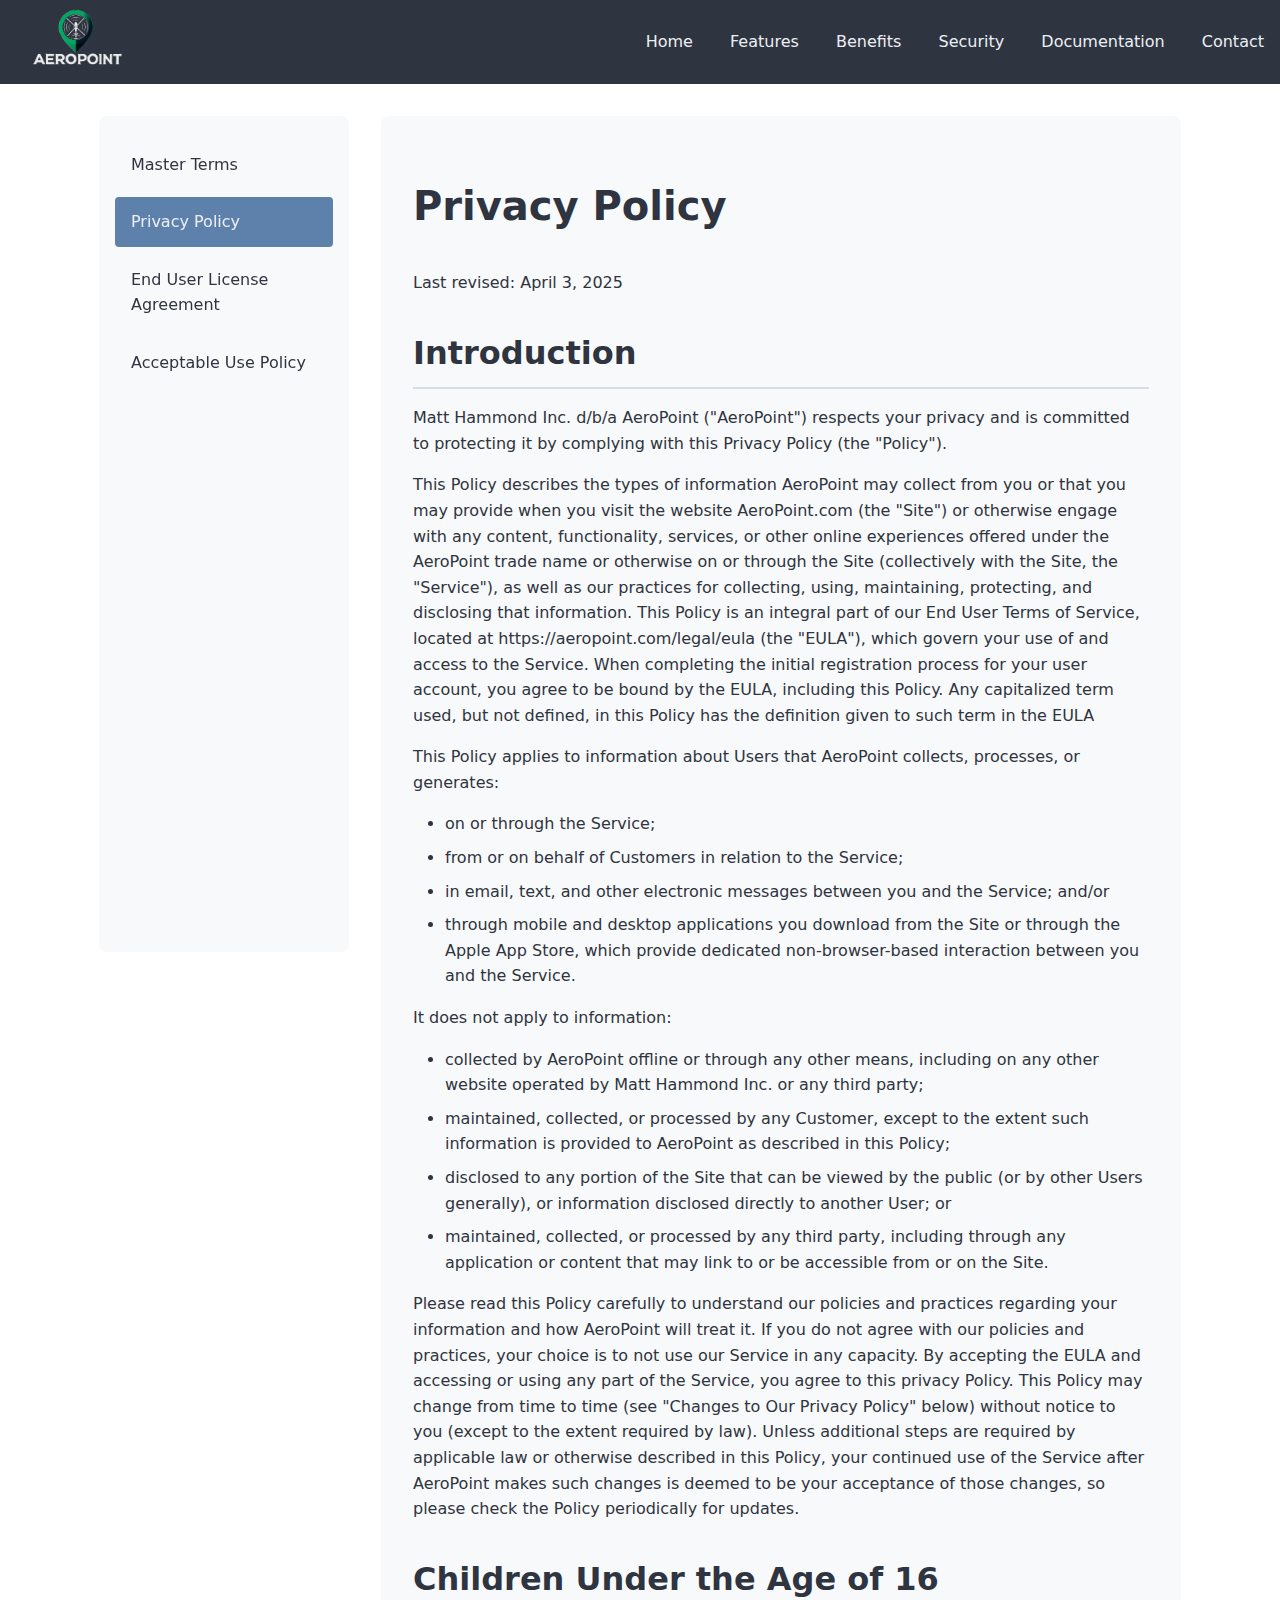
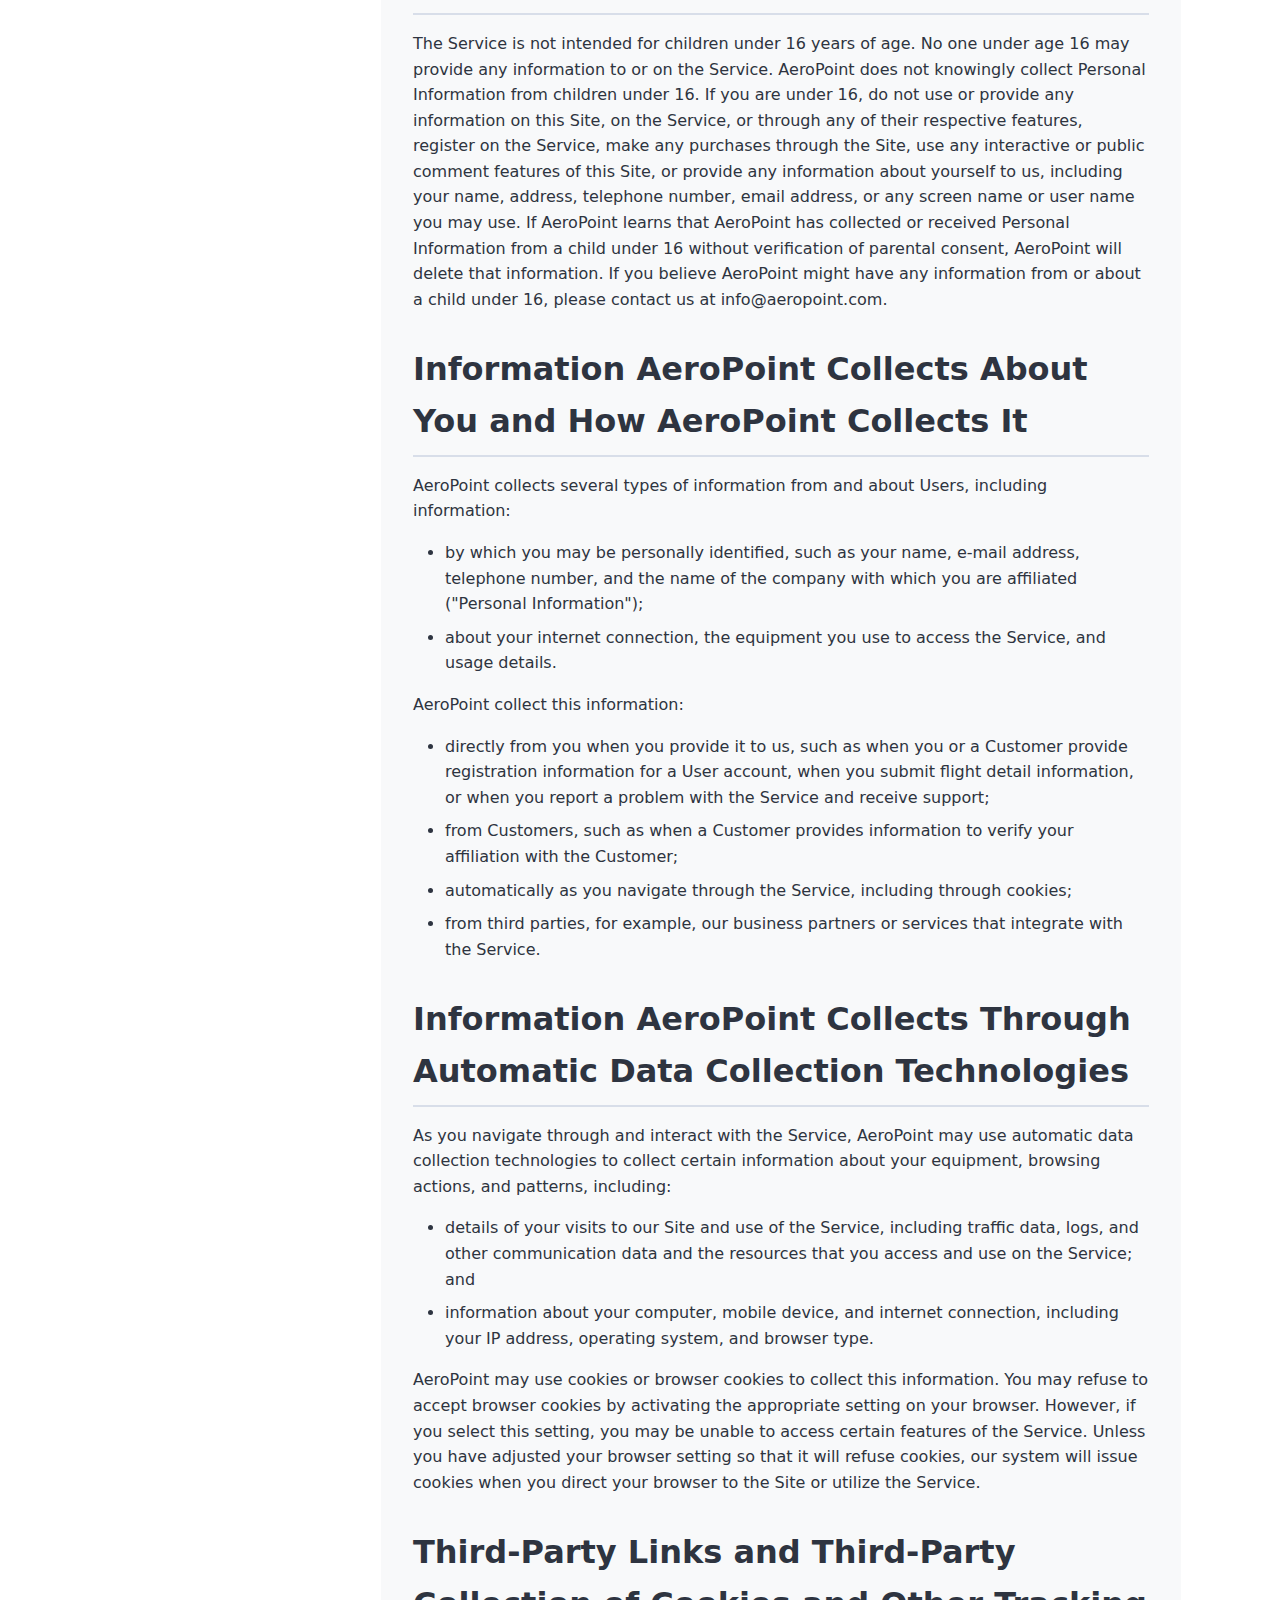
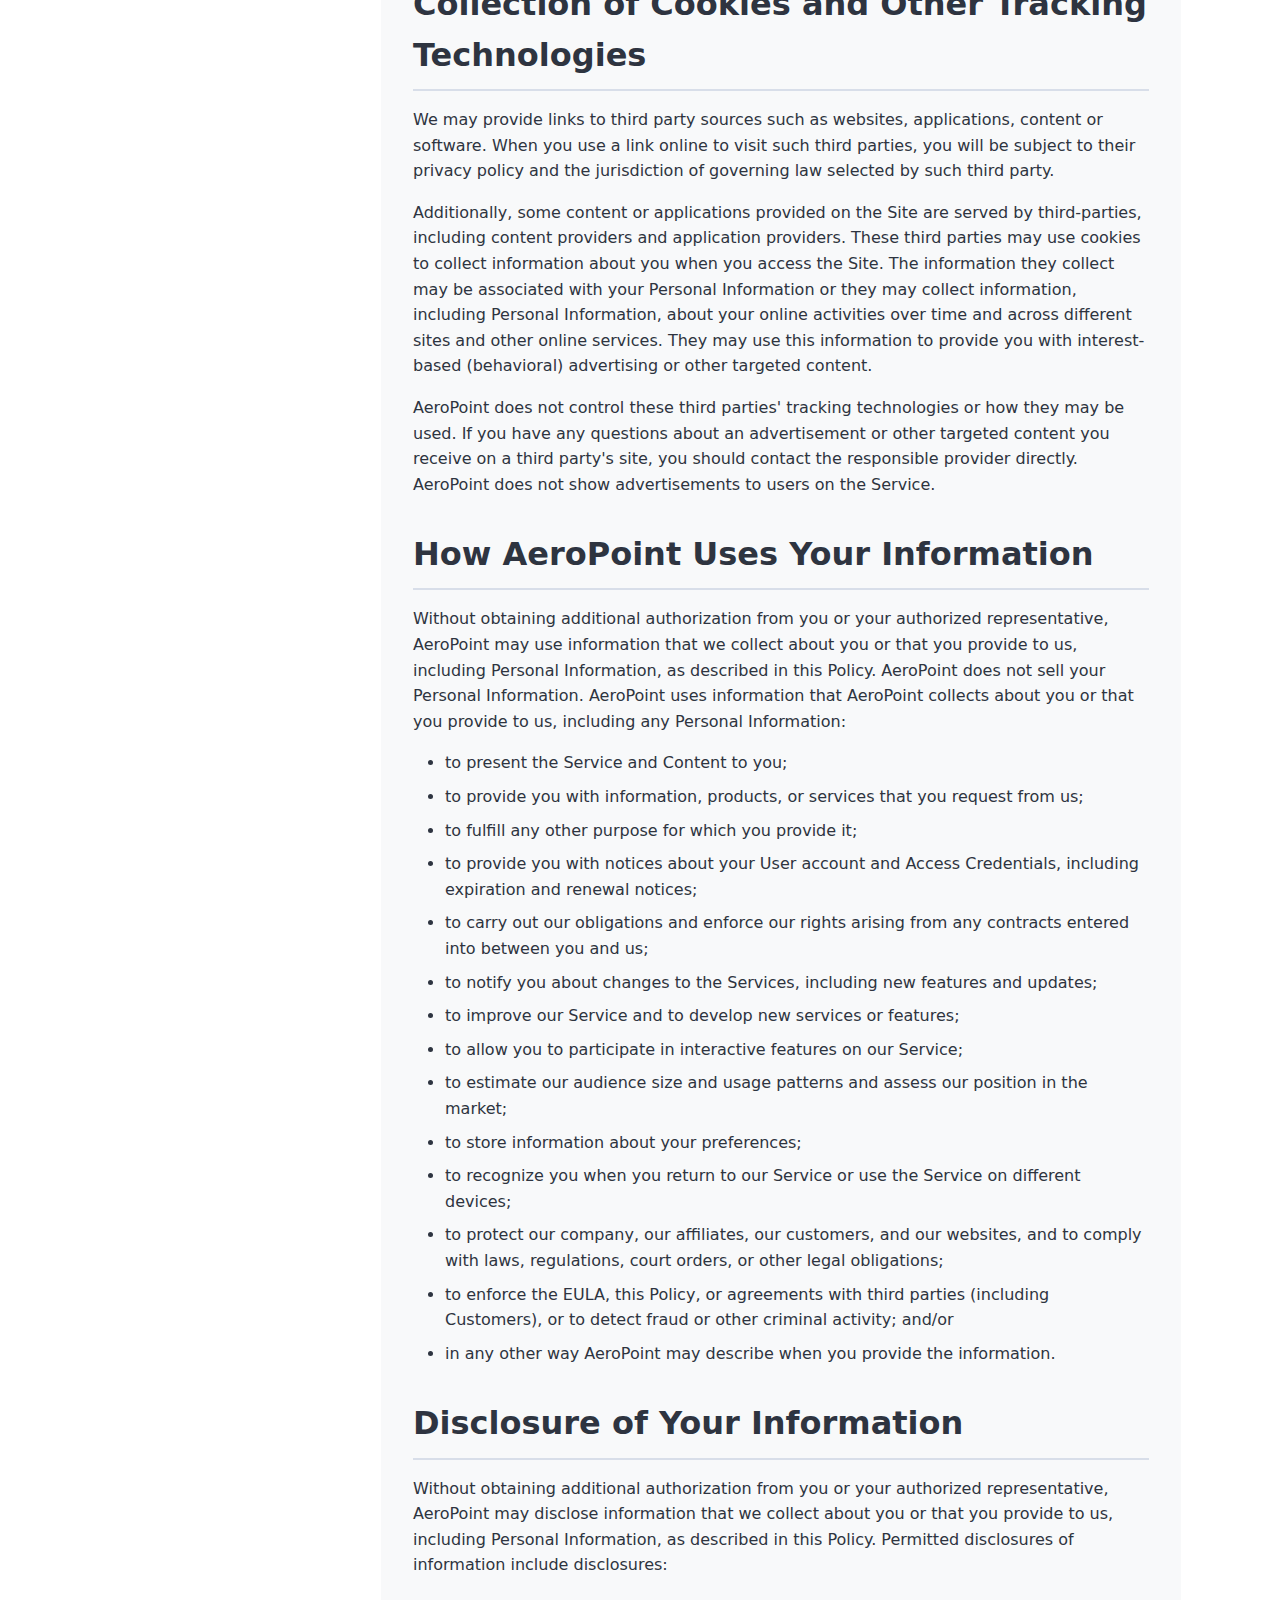
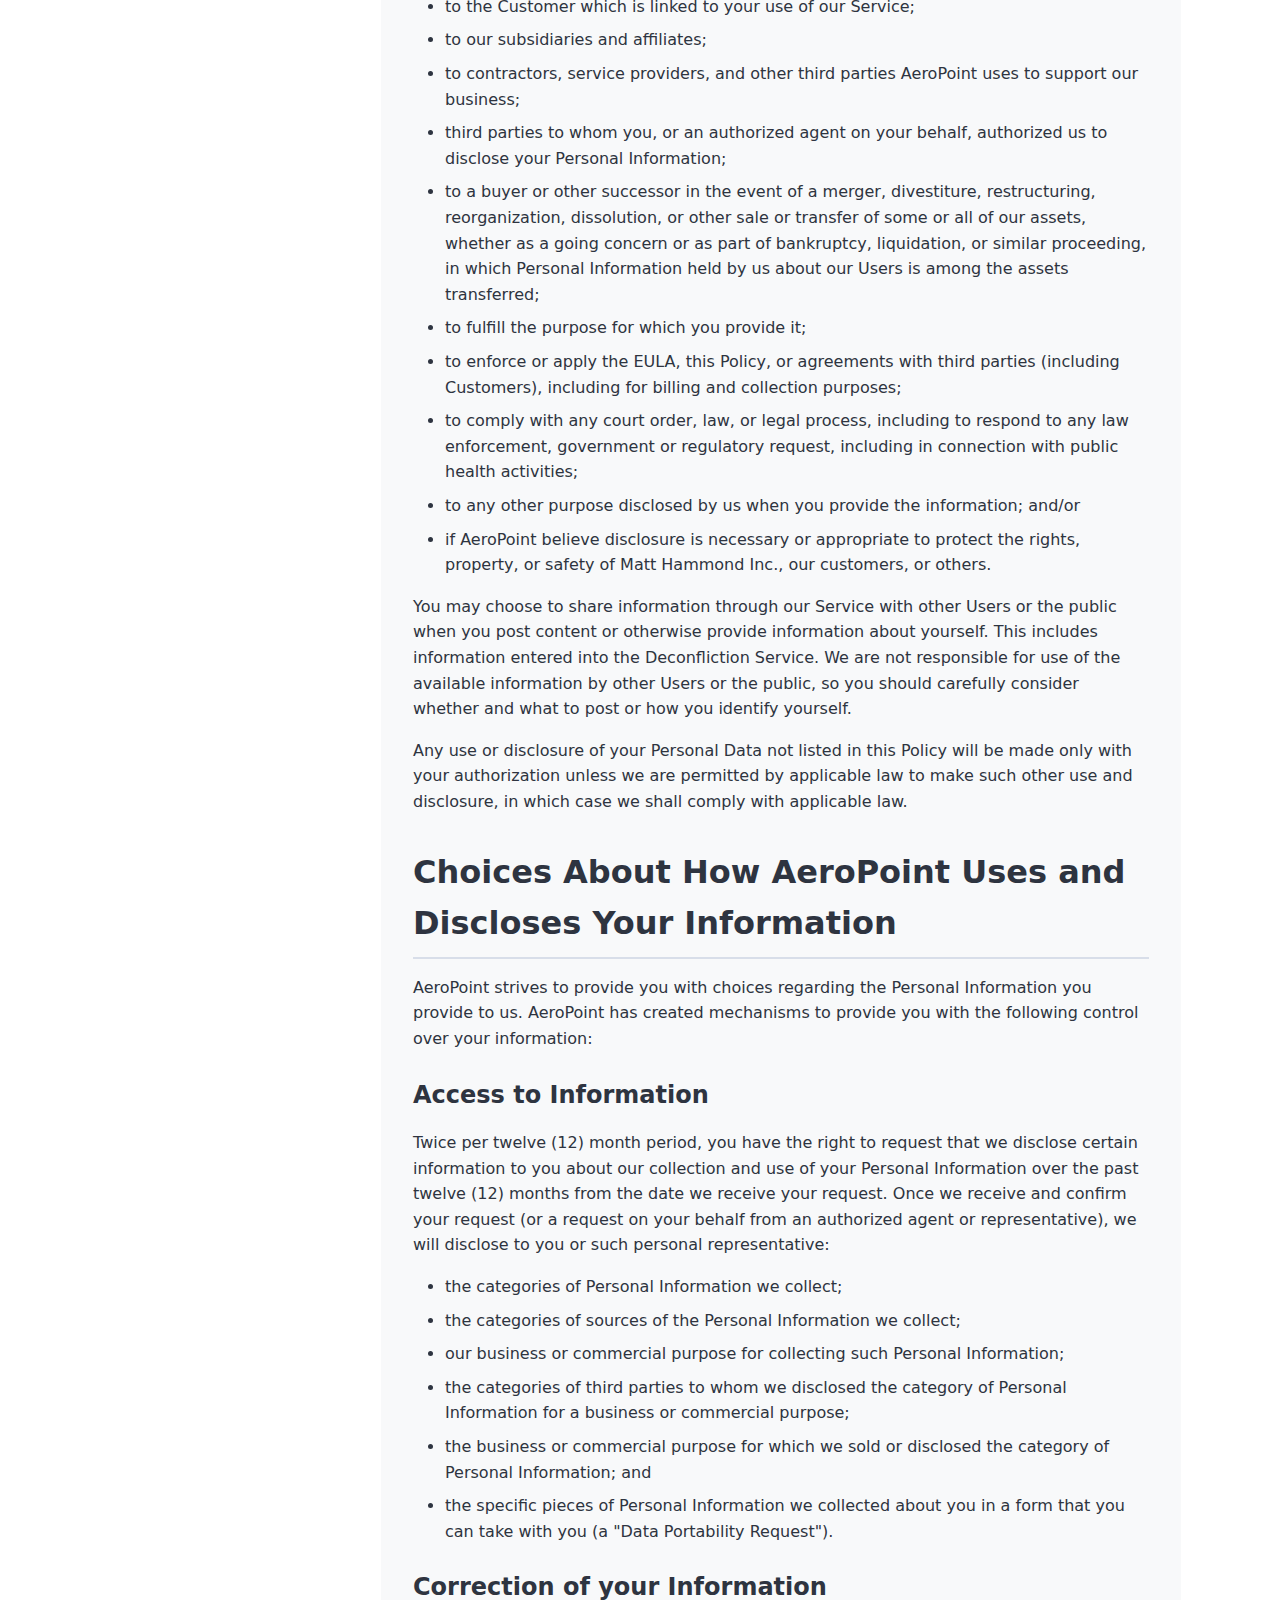
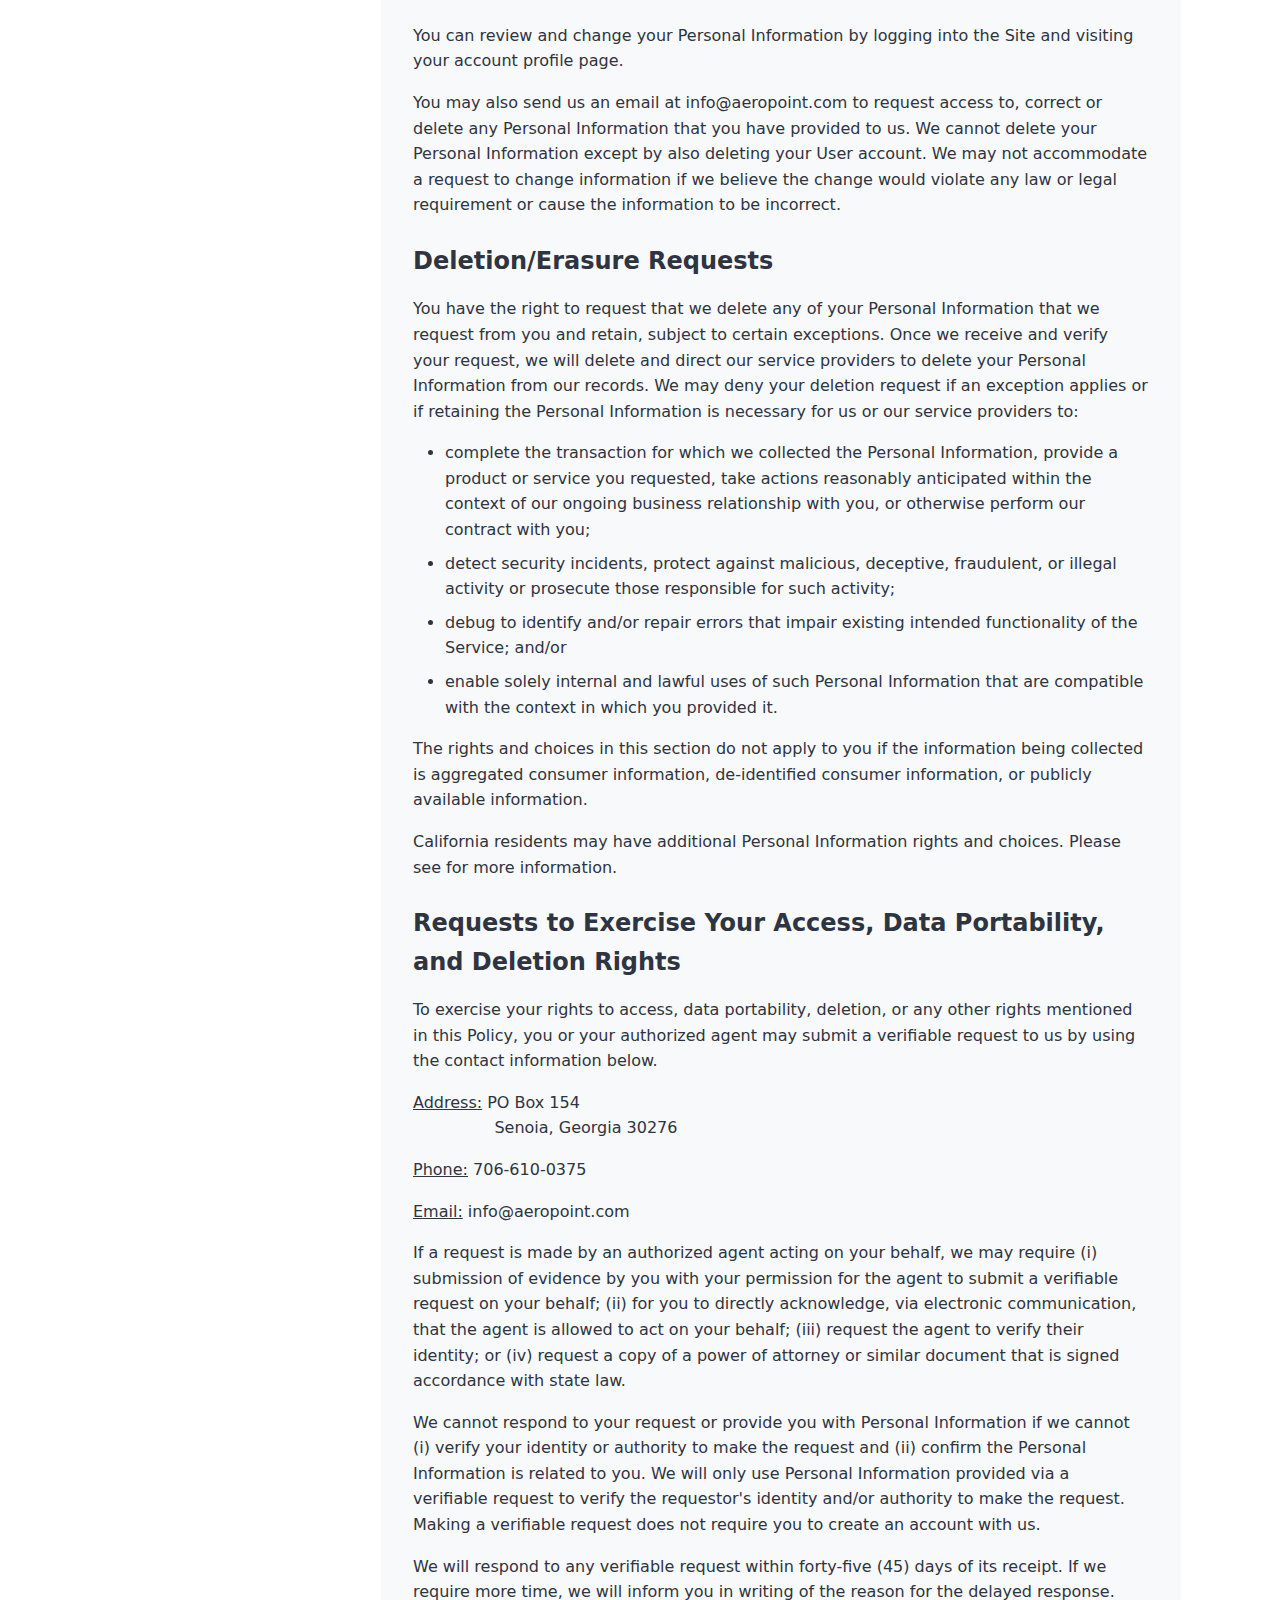
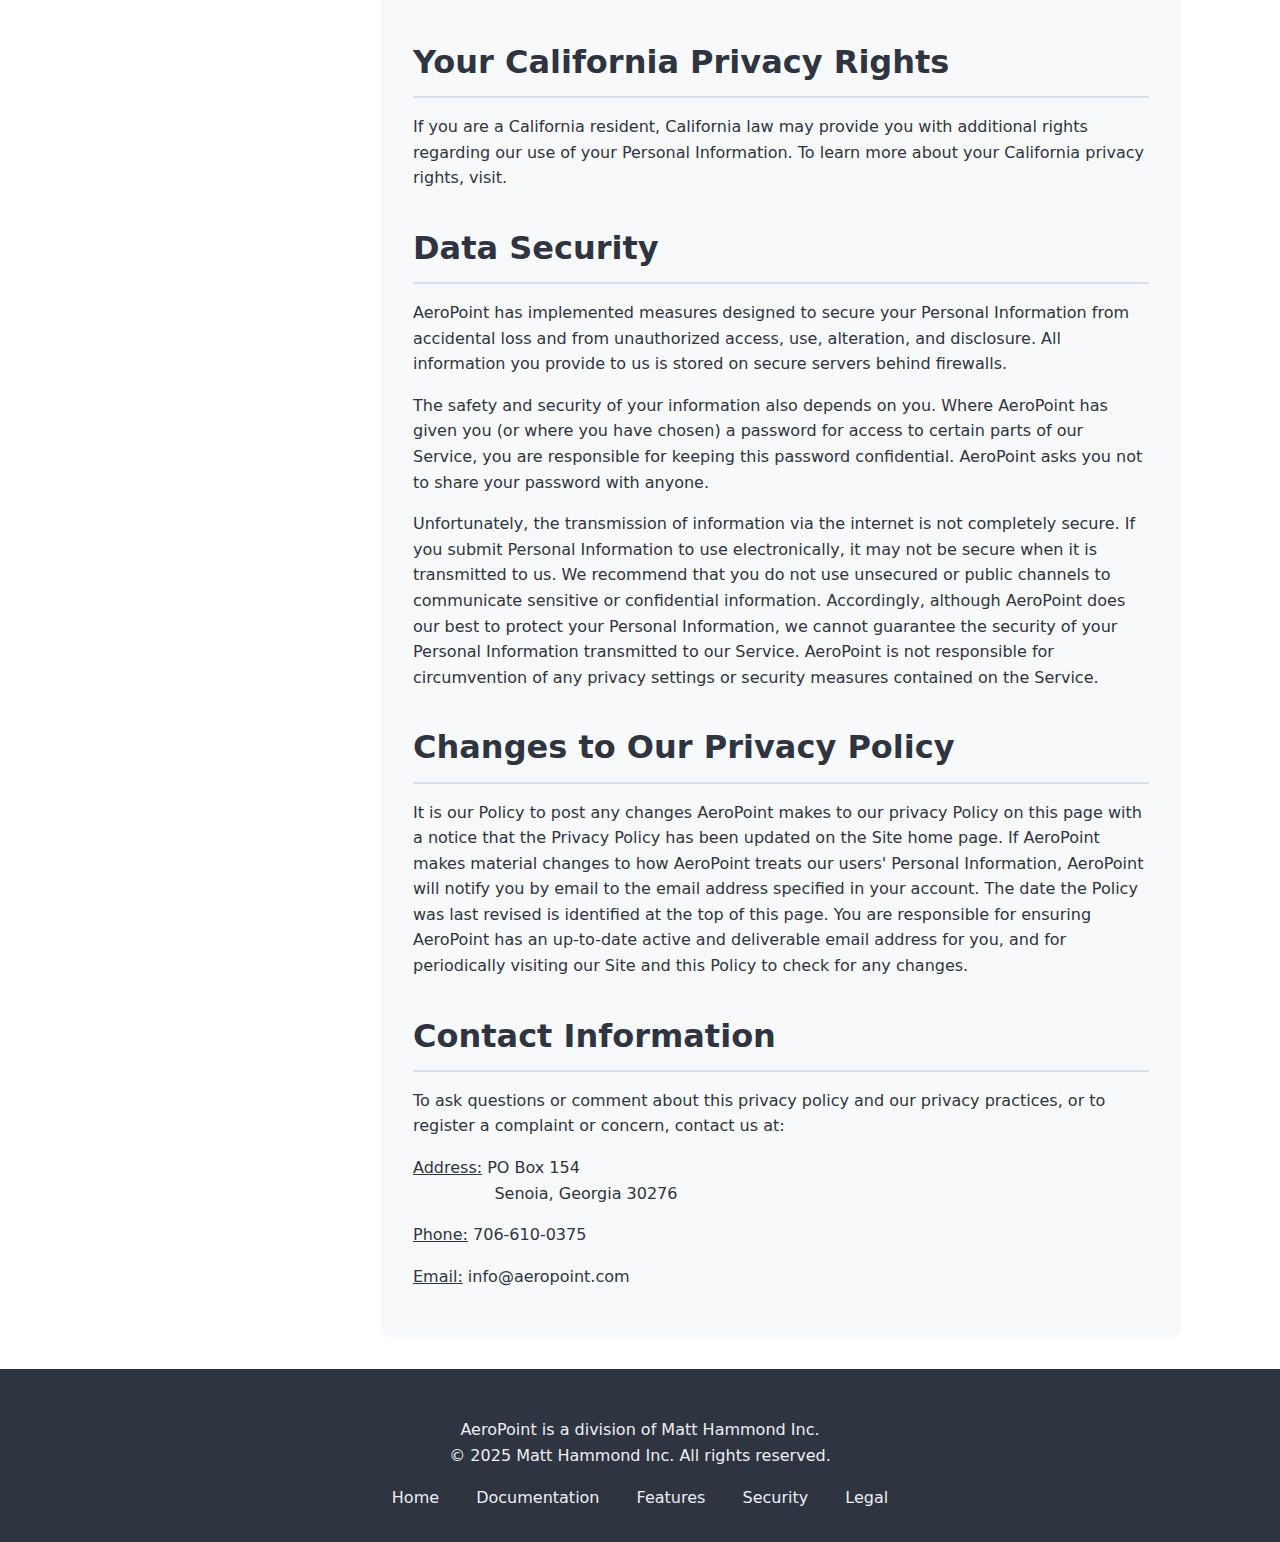
<file: legal/privacy-policy.html>
<!doctype html>
<html lang="en">
  <head>
    <meta charset="UTF-8" />
    <meta name="viewport" content="width=device-width, initial-scale=1.0" />
    <title>Privacy Policy - AeroPoint</title>
    <meta
      name="description"
      content="Privacy Policy for AeroPoint's aviation waypoint management and deconfliction system."
    />

    <!-- Favicon -->
    <link
      rel="apple-touch-icon"
      sizes="180x180"
      href="../images/favicon/apple-touch-icon.png"
    />
    <link
      rel="icon"
      type="image/png"
      sizes="32x32"
      href="../images/favicon/favicon-32x32.png"
    />
    <link
      rel="icon"
      type="image/png"
      sizes="16x16"
      href="../images/favicon/favicon-16x16.png"
    />
    <link rel="manifest" href="../images/favicon/site.webmanifest" />

    <link rel="stylesheet" href="../css/styles.css" />
    <link rel="stylesheet" href="../css/legal.css" />
    <link
      rel="stylesheet"
      href="https://cdnjs.cloudflare.com/ajax/libs/modern-normalize/2.0.0/modern-normalize.min.css"
    />
    <link
      rel="stylesheet"
      href="https://cdnjs.cloudflare.com/ajax/libs/font-awesome/6.4.0/css/all.min.css"
    />
  </head>
  <body class="legal-page">
    <nav class="navbar">
      <div class="logo">
        <a href="../index.html">
          <img src="../images/AeroPoint2.png" alt="AeroPoint Logo" />
        </a>
      </div>
      <div class="nav-links">
        <a href="../index.html">Home</a>
        <a href="../index.html#features">Features</a>
        <a href="../index.html#benefits">Benefits</a>
        <a href="../index.html#security">Security</a>
        <a href="../documentation.html">Documentation</a>
        <a href="../index.html#contact">Contact</a>
      </div>
    </nav>

    <div class="legal-container">
      <aside class="legal-nav">
        <nav>
          <ul>
            <li><a href="master-terms.html">Master Terms</a></li>
            <li><a href="privacy-policy.html" class="active">Privacy Policy</a></li>
            <li><a href="eula.html">End User License Agreement</a></li>
            <li><a href="acceptable-use-policy.html">Acceptable Use Policy</a></li>
          </ul>
        </nav>
      </aside>

      <main class="legal-content">
        <h1>Privacy Policy</h1>
        <p>Last revised: April 3, 2025</p>

        <h2>Introduction</h2>
        <p>Matt Hammond Inc. d/b/a AeroPoint ("AeroPoint") respects your privacy and is committed to protecting it by complying with this Privacy Policy (the "Policy").</p>

        <p>This Policy describes the types of information AeroPoint may collect from you or that you may provide when you visit the website AeroPoint.com (the "Site") or otherwise engage with any content, functionality, services, or other online experiences offered under the AeroPoint trade name or otherwise on or through the Site (collectively with the Site, the "Service"), as well as our practices for collecting, using, maintaining, protecting, and disclosing that information. This Policy is an integral part of our End User Terms of Service, located at https://aeropoint.com/legal/eula (the "EULA"), which govern your use of and access to the Service. When completing the initial registration process for your user account, you agree to be bound by the EULA, including this Policy. Any capitalized term used, but not defined, in this Policy has the definition given to such term in the EULA</p>

        <p>This Policy applies to information about Users that AeroPoint collects, processes, or generates:</p>
        <ul>
          <li>on or through the Service;</li>
          <li>from or on behalf of Customers in relation to the Service;</li>
          <li>in email, text, and other electronic messages between you and the Service; and/or</li>
          <li>through mobile and desktop applications you download from the Site or through the Apple App Store, which provide dedicated non-browser-based interaction between you and the Service.</li>
        </ul>

        <p>It does not apply to information:</p>
        <ul>
          <li>collected by AeroPoint offline or through any other means, including on any other website operated by Matt Hammond Inc. or any third party;</li>
          <li>maintained, collected, or processed by any Customer, except to the extent such information is provided to AeroPoint as described in this Policy;</li>
          <li>disclosed to any portion of the Site that can be viewed by the public (or by other Users generally), or information disclosed directly to another User; or</li>
          <li>maintained, collected, or processed by any third party, including through any application or content that may link to or be accessible from or on the Site.</li>
        </ul>

        <p>Please read this Policy carefully to understand our policies and practices regarding your information and how AeroPoint will treat it. If you do not agree with our policies and practices, your choice is to not use our Service in any capacity. By accepting the EULA and accessing or using any part of the Service, you agree to this privacy Policy. This Policy may change from time to time (see "Changes to Our Privacy Policy" below) without notice to you (except to the extent required by law). Unless additional steps are required by applicable law or otherwise described in this Policy, your continued use of the Service after AeroPoint makes such changes is deemed to be your acceptance of those changes, so please check the Policy periodically for updates.</p>

        <h2>Children Under the Age of 16</h2>
        <p>The Service is not intended for children under 16 years of age. No one under age 16 may provide any information to or on the Service. AeroPoint does not knowingly collect Personal Information from children under 16. If you are under 16, do not use or provide any information on this Site, on the Service, or through any of their respective features, register on the Service, make any purchases through the Site, use any interactive or public comment features of this Site, or provide any information about yourself to us, including your name, address, telephone number, email address, or any screen name or user name you may use. If AeroPoint learns that AeroPoint has collected or received Personal Information from a child under 16 without verification of parental consent, AeroPoint will delete that information. If you believe AeroPoint might have any information from or about a child under 16, please contact us at info@aeropoint.com.</p>

        <h2>Information AeroPoint Collects About You and How AeroPoint Collects It</h2>
        <p>AeroPoint collects several types of information from and about Users, including information:</p>
        <ul>
          <li>by which you may be personally identified, such as your name, e-mail address, telephone number, and the name of the company with which you are affiliated ("Personal Information");</li>
          <li>about your internet connection, the equipment you use to access the Service, and usage details.</li>
        </ul>

        <p>AeroPoint collect this information:</p>
        <ul>
          <li>directly from you when you provide it to us, such as when you or a Customer provide registration information for a User account, when you submit flight detail information, or when you report a problem with the Service and receive support;</li>
          <li>from Customers, such as when a Customer provides information to verify your affiliation with the Customer;</li>
          <li>automatically as you navigate through the Service, including through cookies;</li>
          <li>from third parties, for example, our business partners or services that integrate with the Service.</li>
        </ul>

        <h2>Information AeroPoint Collects Through Automatic Data Collection Technologies</h2>
        <p>As you navigate through and interact with the Service, AeroPoint may use automatic data collection technologies to collect certain information about your equipment, browsing actions, and patterns, including:</p>
        <ul>
          <li>details of your visits to our Site and use of the Service, including traffic data, logs, and other communication data and the resources that you access and use on the Service; and</li>
          <li>information about your computer, mobile device, and internet connection, including your IP address, operating system, and browser type.</li>
        </ul>

        <p>AeroPoint may use cookies or browser cookies to collect this information. You may refuse to accept browser cookies by activating the appropriate setting on your browser. However, if you select this setting, you may be unable to access certain features of the Service. Unless you have adjusted your browser setting so that it will refuse cookies, our system will issue cookies when you direct your browser to the Site or utilize the Service.</p>

        <h2>Third-Party Links and Third-Party Collection of Cookies and Other Tracking Technologies</h2>
        <p>We may provide links to third party sources such as websites, applications, content or software. When you use a link online to visit such third parties, you will be subject to their privacy policy and the jurisdiction of governing law selected by such third party.</p>

        <p>Additionally, some content or applications provided on the Site are served by third-parties, including content providers and application providers. These third parties may use cookies to collect information about you when you access the Site. The information they collect may be associated with your Personal Information or they may collect information, including Personal Information, about your online activities over time and across different sites and other online services. They may use this information to provide you with interest-based (behavioral) advertising or other targeted content.</p>

        <p>AeroPoint does not control these third parties' tracking technologies or how they may be used. If you have any questions about an advertisement or other targeted content you receive on a third party's site, you should contact the responsible provider directly. AeroPoint does not show advertisements to users on the Service.</p>

        <h2>How AeroPoint Uses Your Information</h2>
        <p>Without obtaining additional authorization from you or your authorized representative, AeroPoint may use information that we collect about you or that you provide to us, including Personal Information, as described in this Policy. AeroPoint does not sell your Personal Information. AeroPoint uses information that AeroPoint collects about you or that you provide to us, including any Personal Information:</p>
        <ul>
          <li>to present the Service and Content to you;</li>
          <li>to provide you with information, products, or services that you request from us;</li>
          <li>to fulfill any other purpose for which you provide it;</li>
          <li>to provide you with notices about your User account and Access Credentials, including expiration and renewal notices;</li>
          <li>to carry out our obligations and enforce our rights arising from any contracts entered into between you and us;</li>
          <li>to notify you about changes to the Services, including new features and updates;</li>
          <li>to improve our Service and to develop new services or features;</li>
          <li>to allow you to participate in interactive features on our Service;</li>
          <li>to estimate our audience size and usage patterns and assess our position in the market;</li>
          <li>to store information about your preferences;</li>
          <li>to recognize you when you return to our Service or use the Service on different devices;</li>
          <li>to protect our company, our affiliates, our customers, and our websites, and to comply with laws, regulations, court orders, or other legal obligations;</li>
          <li>to enforce the EULA, this Policy, or agreements with third parties (including Customers), or to detect fraud or other criminal activity; and/or</li>
          <li>in any other way AeroPoint may describe when you provide the information.</li>
        </ul>

        <h2>Disclosure of Your Information</h2>
        <p>Without obtaining additional authorization from you or your authorized representative, AeroPoint may disclose information that we collect about you or that you provide to us, including Personal Information, as described in this Policy. Permitted disclosures of information include disclosures:</p>
        <ul>
          <li>to the Customer which is linked to your use of our Service;</li>
          <li>to our subsidiaries and affiliates;</li>
          <li>to contractors, service providers, and other third parties AeroPoint uses to support our business;</li>
          <li>third parties to whom you, or an authorized agent on your behalf, authorized us to disclose your Personal Information;</li>
          <li>to a buyer or other successor in the event of a merger, divestiture, restructuring, reorganization, dissolution, or other sale or transfer of some or all of our assets, whether as a going concern or as part of bankruptcy, liquidation, or similar proceeding, in which Personal Information held by us about our Users is among the assets transferred;</li>
          <li>to fulfill the purpose for which you provide it;</li>
          <li>to enforce or apply the EULA, this Policy, or agreements with third parties (including Customers), including for billing and collection purposes;</li>
          <li>to comply with any court order, law, or legal process, including to respond to any law enforcement, government or regulatory request, including in connection with public health activities;</li>
          <li>to any other purpose disclosed by us when you provide the information; and/or</li>
          <li>if AeroPoint believe disclosure is necessary or appropriate to protect the rights, property, or safety of Matt Hammond Inc., our customers, or others.</li>
        </ul>

        <p>You may choose to share information through our Service with other Users or the public when you post content or otherwise provide information about yourself. This includes information entered into the Deconfliction Service. We are not responsible for use of the available information by other Users or the public, so you should carefully consider whether and what to post or how you identify yourself.</p>

        <p>Any use or disclosure of your Personal Data not listed in this Policy will be made only with your authorization unless we are permitted by applicable law to make such other use and disclosure, in which case we shall comply with applicable law.</p>

        <h2>Choices About How AeroPoint Uses and Discloses Your Information</h2>
        <p>AeroPoint strives to provide you with choices regarding the Personal Information you provide to us. AeroPoint has created mechanisms to provide you with the following control over your information:</p>

        <h3>Access to Information</h3>
        <p>Twice per twelve (12) month period, you have the right to request that we disclose certain information to you about our collection and use of your Personal Information over the past twelve (12) months from the date we receive your request. Once we receive and confirm your request (or a request on your behalf from an authorized agent or representative), we will disclose to you or such personal representative:</p>
        <ul>
          <li>the categories of Personal Information we collect;</li>
          <li>the categories of sources of the Personal Information we collect;</li>
          <li>our business or commercial purpose for collecting such Personal Information;</li>
          <li>the categories of third parties to whom we disclosed the category of Personal Information for a business or commercial purpose;</li>
          <li>the business or commercial purpose for which we sold or disclosed the category of Personal Information; and</li>
          <li>the specific pieces of Personal Information we collected about you in a form that you can take with you (a "Data Portability Request").</li>
        </ul>

        <h3>Correction of your Information</h3>
        <p>You can review and change your Personal Information by logging into the Site and visiting your account profile page.</p>

        <p>You may also send us an email at info@aeropoint.com to request access to, correct or delete any Personal Information that you have provided to us. We cannot delete your Personal Information except by also deleting your User account. We may not accommodate a request to change information if we believe the change would violate any law or legal requirement or cause the information to be incorrect.</p>

        <h3>Deletion/Erasure Requests</h3>
        <p>You have the right to request that we delete any of your Personal Information that we request from you and retain, subject to certain exceptions. Once we receive and verify your request, we will delete and direct our service providers to delete your Personal Information from our records. We may deny your deletion request if an exception applies or if retaining the Personal Information is necessary for us or our service providers to:</p>
        <ul>
          <li>complete the transaction for which we collected the Personal Information, provide a product or service you requested, take actions reasonably anticipated within the context of our ongoing business relationship with you, or otherwise perform our contract with you;</li>
          <li>detect security incidents, protect against malicious, deceptive, fraudulent, or illegal activity or prosecute those responsible for such activity;</li>
          <li>debug to identify and/or repair errors that impair existing intended functionality of the Service; and/or</li>
          <li>enable solely internal and lawful uses of such Personal Information that are compatible with the context in which you provided it.</li>
        </ul>

        <p>The rights and choices in this section do not apply to you if the information being collected is aggregated consumer information, de-identified consumer information, or publicly available information.</p>

        <p>California residents may have additional Personal Information rights and choices. Please see for more information.</p>

        <h3>Requests to Exercise Your Access, Data Portability, and Deletion Rights</h3>
        <p>To exercise your rights to access, data portability, deletion, or any other rights mentioned in this Policy, you or your authorized agent may submit a verifiable request to us by using the contact information below.</p>

        <p><u>Address:</u> PO Box 154<br>
           &nbsp;&nbsp;&nbsp;&nbsp;&nbsp;&nbsp;&nbsp;&nbsp;&nbsp;&nbsp;&nbsp;&nbsp;&nbsp;&nbsp;&nbsp;&nbsp;Senoia, Georgia 30276</p>
          <p><u>Phone:</u> 706-610-0375</p>
          <p><u>Email:</u> info@aeropoint.com</p>

        <p>If a request is made by an authorized agent acting on your behalf, we may require (i) submission of evidence by you with your permission for the agent to submit a verifiable request on your behalf; (ii) for you to directly acknowledge, via electronic communication, that the agent is allowed to act on your behalf; (iii) request the agent to verify their identity; or (iv) request a copy of a power of attorney or similar document that is signed accordance with state law.</p>

        <p>We cannot respond to your request or provide you with Personal Information if we cannot (i) verify your identity or authority to make the request and (ii) confirm the Personal Information is related to you. We will only use Personal Information provided via a verifiable request to verify the requestor's identity and/or authority to make the request. Making a verifiable request does not require you to create an account with us.</p>

        <p>We will respond to any verifiable request within forty-five (45) days of its receipt. If we require more time, we will inform you in writing of the reason for the delayed response.</p>

        <h2>Your California Privacy Rights</h2>
        <p>If you are a California resident, California law may provide you with additional rights regarding our use of your Personal Information. To learn more about your California privacy rights, visit.</p>

        <h2>Data Security</h2>
        <p>AeroPoint has implemented measures designed to secure your Personal Information from accidental loss and from unauthorized access, use, alteration, and disclosure. All information you provide to us is stored on secure servers behind firewalls.</p>

        <p>The safety and security of your information also depends on you. Where AeroPoint has given you (or where you have chosen) a password for access to certain parts of our Service, you are responsible for keeping this password confidential. AeroPoint asks you not to share your password with anyone.</p>

        <p>Unfortunately, the transmission of information via the internet is not completely secure. If you submit Personal Information to use electronically, it may not be secure when it is transmitted to us. We recommend that you do not use unsecured or public channels to communicate sensitive or confidential information. Accordingly, although AeroPoint does our best to protect your Personal Information, we cannot guarantee the security of your Personal Information transmitted to our Service. AeroPoint is not responsible for circumvention of any privacy settings or security measures contained on the Service.</p>

        <h2>Changes to Our Privacy Policy</h2>
        <p>It is our Policy to post any changes AeroPoint makes to our privacy Policy on this page with a notice that the Privacy Policy has been updated on the Site home page. If AeroPoint makes material changes to how AeroPoint treats our users' Personal Information, AeroPoint will notify you by email to the email address specified in your account. The date the Policy was last revised is identified at the top of this page. You are responsible for ensuring AeroPoint has an up-to-date active and deliverable email address for you, and for periodically visiting our Site and this Policy to check for any changes.</p>

        <h2>Contact Information</h2>
        <p>To ask questions or comment about this privacy policy and our privacy practices, or to register a complaint or concern, contact us at:</p>
        <p><u>Address:</u> PO Box 154<br>
           &nbsp;&nbsp;&nbsp;&nbsp;&nbsp;&nbsp;&nbsp;&nbsp;&nbsp;&nbsp;&nbsp;&nbsp;&nbsp;&nbsp;&nbsp;&nbsp;Senoia, Georgia 30276</p>
        <p><u>Phone:</u> 706-610-0375</p>
        <p><u>Email:</u> info@aeropoint.com</p>
      </main>
    </div>

    <footer>
      <div class="footer-content">
        <p>AeroPoint is a division of Matt Hammond Inc.<br>
         &copy; 2025 Matt Hammond Inc. All rights reserved.</p>
        <div class="footer-links">
          <a href="../index.html">Home</a>
          <a href="../documentation.html">Documentation</a>
          <a href="../index.html#features">Features</a>
          <a href="../index.html#security">Security</a>
          <a href="master-terms.html">Legal</a>
        </div>
      </div>
    </footer>
  </body>
</html>
</file>
<file: css/styles.css>
/* Base Styles */
:root {
    --primary-color: #2e3440;
    --secondary-color: #3b4252;
    --accent-color: #5e81ac;
    --text-color: #eceff4;
    --background-color: #fff;
    --card-background: #f8f9fa;
    --border-color: #d8dee9;
    --error-color: #bf616a;
    --success-color: #a3be8c;
}

body {
    font-family: -apple-system, BlinkMacSystemFont, "Segoe UI", Roboto, Oxygen,
        Ubuntu, Cantarell, "Open Sans", "Helvetica Neue", sans-serif;
    line-height: 1.6;
    color: var(--primary-color);
    margin: 0;
    padding: 0;
}

/* Navigation */
.navbar {
    background-color: var(--primary-color);
    padding: 0.5rem 1rem;
    display: flex;
    justify-content: space-between;
    align-items: center;
    margin-top: 0;
}

.logo img {
    height: 60px;
}

.nav-links a {
    color: var(--text-color);
    text-decoration: none;
    margin-left: 2rem;
    transition: color 0.3s ease;
}

.nav-links a:hover {
    color: var(--accent-color);
}

/* Hero Section */
.hero {
    background-color: var(--primary-color);
    color: var(--text-color);
    padding: 4rem 2rem;
    text-align: center;
}

.hero-content {
    max-width: 800px;
    margin: 0 auto;
}

.hero h1 {
    font-size: 2.5rem;
    margin-bottom: 1rem;
}

.hero h2 {
    font-size: 1.8rem;
    margin-bottom: 2rem;
    color: var(--accent-color);
}

/* Feature Grid */
.features {
    padding: 4rem 2rem;
    background-color: var(--background-color);
}

.feature-grid {
    display: grid;
    grid-template-columns: repeat(auto-fit, minmax(300px, 1fr));
    gap: 2rem;
    max-width: 1200px;
    margin: 0 auto;
}

.feature-card {
    background-color: var(--card-background);
    padding: 2rem;
    border-radius: 8px;
    text-align: center;
    transition: transform 0.3s ease;
}

.feature-card:hover {
    transform: translateY(-5px);
}

.feature-card i {
    font-size: 2.5rem;
    color: var(--accent-color);
    margin-bottom: 1rem;
}

/* Benefits Section */
.benefits {
    background-color: var(--secondary-color);
    color: var(--text-color);
    padding: 4rem 2rem;
}

.benefits-container {
    display: grid;
    grid-template-columns: repeat(auto-fit, minmax(250px, 1fr));
    gap: 2rem;
    max-width: 1200px;
    margin: 0 auto;
}

.benefit {
    text-align: center;
    padding: 2rem;
}

/* Security Section */
.security {
    padding: 4rem 2rem;
    background-color: var(--background-color);
}

.security-features ul {
    list-style: none;
    padding: 0;
    max-width: 800px;
    margin: 0 auto;
}

.security-features li {
    margin: 1rem 0;
    display: flex;
    align-items: center;
    gap: 1rem;
}

.security-features i {
    color: var(--accent-color);
}

/* Contact Section */
.contact {
    background-color: var(--secondary-color);
    color: var(--text-color);
    padding: 4rem 2rem;
    text-align: center;
}

.email-alternative a {
    color: var(--text-color);
    text-decoration: underline;
    transition: opacity 0.3s ease;
}

.email-alternative a:hover {
    opacity: 0.8;
}

/* Buttons */
.cta-button {
    display: inline-block;
    padding: 1rem 2rem;
    background-color: var(--accent-color);
    color: var(--text-color);
    text-decoration: none;
    border-radius: 4px;
    transition: background-color 0.3s ease;
}

.cta-button:hover {
    background-color: #81a1c1;
}

/* Footer */
.footer-content {
    background-color: var(--primary-color);
    color: var(--text-color);
    padding: 2rem;
    text-align: center;
}

.footer-links {
    margin-top: 1rem;
}

.footer-links a {
    color: var(--text-color);
    text-decoration: none;
    margin: 0 1rem;
}

/* Contact Form Popup */
.popup {
    display: none;
    position: fixed;
    top: 0;
    left: 0;
    width: 100%;
    height: 100%;
    background-color: rgba(0, 0, 0, 0.5);
    z-index: 1000;
    backdrop-filter: blur(5px);
}

.popup-content {
    background-color: var(--background-color);
    padding: 2.5rem;
    border-radius: 12px;
    max-width: 500px;
    width: 90%;
    margin: 4rem auto;
    position: relative;
    box-shadow: 0 10px 25px rgba(0, 0, 0, 0.1);
}

.close-popup {
    position: absolute;
    right: 1.5rem;
    top: 1.5rem;
    font-size: 1.5rem;
    color: var(--secondary-color);
    cursor: pointer;
    transition: color 0.3s ease;
    width: 32px;
    height: 32px;
    display: flex;
    align-items: center;
    justify-content: center;
    border-radius: 50%;
    background-color: var(--card-background);
}

.close-popup:hover {
    color: var(--accent-color);
    background-color: var(--border-color);
}

.popup-content h2 {
    color: var(--primary-color);
    margin-bottom: 1.5rem;
    font-size: 1.8rem;
}

.form-group {
    margin-bottom: 1.5rem;
}

.form-group label {
    display: block;
    margin-bottom: 0.5rem;
    color: var(--primary-color);
    font-weight: 500;
}

.form-group input,
.form-group textarea {
    width: 100%;
    padding: 0.75rem 1rem;
    border: 2px solid var(--border-color);
    border-radius: 6px;
    font-size: 1rem;
    color: var(--primary-color);
    transition: border-color 0.3s ease, box-shadow 0.3s ease;
    background-color: var(--background-color);
}

.form-group input:focus,
.form-group textarea:focus {
    outline: none;
    border-color: var(--accent-color);
    box-shadow: 0 0 0 3px rgba(94, 129, 172, 0.1);
}

.form-group textarea {
    min-height: 120px;
    resize: vertical;
}

.popup-content .cta-button {
    width: 100%;
    margin-top: 1rem;
    font-weight: 500;
}

.overlay {
    position: fixed;
    top: 0;
    left: 0;
    width: 100%;
    height: 100%;
    background-color: rgba(0, 0, 0, 0.5);
    display: flex;
    align-items: center;
    justify-content: center;
    z-index: 1100;
}

.alert {
    padding: 1rem 1.5rem;
    border-radius: 6px;
    display: flex;
    align-items: center;
    gap: 0.5rem;
    font-weight: 500;
    background-color: var(--background-color);
    box-shadow: 0 4px 12px rgba(0, 0, 0, 0.1);
}

.alert--loading {
    color: var(--accent-color);
}

.alert--success {
    color: var(--success-color);
}

.alert--error {
    color: var(--error-color);
}

/* Responsive Design */
@media (max-width: 768px) {
    .nav-links {
        display: none;
    }
    
    .hero h1 {
        font-size: 2rem;
    }
    
    .hero h2 {
        font-size: 1.5rem;
    }
    
    .feature-grid {
        grid-template-columns: 1fr;
    }
    
    .benefits-container {
        grid-template-columns: 1fr;
    }
    
    .popup-content {
        margin: 2rem auto;
        padding: 2rem;
        width: 95%;
    }
    
    .close-popup {
        right: 1rem;
        top: 1rem;
    }
}

/* reCAPTCHA Styling */
.recaptcha-text {
  font-size: 12px;
  color: #666;
  margin-top: 10px;
  text-align: center;
}

.recaptcha-text a {
  color: #4A90E2;
  text-decoration: none;
}

.recaptcha-text a:hover {
  text-decoration: underline;
}

/* Hide reCAPTCHA badge */
.grecaptcha-badge {
  visibility: hidden;
}
</file>
<file: css/documentation.css>
/* Documentation Page Specific Styles */
.documentation-page {
  display: flex;
  flex-direction: column;
  min-height: 100vh;
}

.documentation-container {
  display: flex;
  flex: 1;
  max-width: 1400px;
  margin: 0 auto;
  padding: 2rem;
  gap: 2rem;
}

/* Sidebar Navigation */
.sidebar {
  width: 250px;
  flex-shrink: 0;
  position: sticky;
  top: 2rem;
  height: calc(100vh - 4rem);
  overflow-y: auto;
}

.doc-nav ul {
  list-style: none;
  padding: 0;
  margin: 0;
}

.doc-nav li {
  margin: 0.5rem 0;
}

.doc-nav a {
  display: block;
  padding: 0.5rem 1rem;
  color: var(--primary-color);
  text-decoration: none;
  border-radius: 4px;
  transition: background-color 0.3s ease;
}

.doc-nav a:hover,
.doc-nav a.active {
  background-color: var(--card-background);
  color: var(--accent-color);
}

/* Documentation Content */
.documentation-content {
  flex: 1;
  max-width: 800px;
  margin: 0 auto;
}

.documentation-content h1 {
  font-size: 2.5rem;
  margin-bottom: 2rem;
}

.documentation-content h2 {
  font-size: 2rem;
  margin: 2rem 0 1rem;
  padding-bottom: 0.5rem;
  border-bottom: 2px solid var(--border-color);
}

.documentation-content h3 {
  font-size: 1.5rem;
  margin: 1.5rem 0 1rem;
}

/* Code Blocks */
.documentation-content pre {
  background-color: var(--card-background);
  padding: 1rem;
  border-radius: 4px;
  overflow-x: auto;
}

/* Tables */
.documentation-content table {
  width: 100%;
  border-collapse: collapse;
  margin: 1rem 0;
}

.documentation-content th,
.documentation-content td {
  padding: 0.5rem;
  border: 1px solid var(--border-color);
}

.documentation-content th {
  background-color: var(--card-background);
}

/* Lists */
.documentation-content ul,
.documentation-content ol {
  padding-left: 2rem;
}

/* Responsive Design */
@media (max-width: 1024px) {
  .documentation-container {
    flex-direction: column;
  }

  .sidebar {
    width: 100%;
    position: static;
    height: auto;
  }

  .documentation-content {
    padding: 0;
  }
}
</file>
<file: css/legal.css>
/* Legal Pages Specific Styles */
.legal-page {
  display: flex;
  flex-direction: column;
  min-height: 100vh;
}

.legal-container {
  display: flex;
  flex: 1;
  max-width: 1400px;
  margin: 0 auto;
  padding: 2rem;
  gap: 2rem;
}

/* Legal Navigation */
.legal-nav {
  width: 250px;
  flex-shrink: 0;
  position: sticky;
  top: 2rem;
  height: calc(100vh - 4rem);
  overflow-y: auto;
  background-color: var(--card-background);
  padding: 1rem;
  border-radius: 8px;
}

.legal-nav ul {
  list-style: none;
  padding: 0;
  margin: 0;
}

.legal-nav li {
  margin: 0.5rem 0;
}

.legal-nav a {
  display: block;
  padding: 0.75rem 1rem;
  color: var(--primary-color);
  text-decoration: none;
  border-radius: 4px;
  transition: background-color 0.3s ease;
  font-weight: 500;
}

.legal-nav a:hover,
.legal-nav a.active {
  background-color: var(--accent-color);
  color: var(--text-color);
}

/* Legal Content */
.legal-content {
  flex: 1;
  max-width: 800px;
  margin: 0 auto;
  background-color: var(--card-background);
  padding: 2rem;
  border-radius: 8px;
}

.legal-content h1 {
  font-size: 2.5rem;
  margin-bottom: 2rem;
  color: var(--primary-color);
}

.legal-content h2 {
  font-size: 2rem;
  margin: 2rem 0 1rem;
  padding-bottom: 0.5rem;
  border-bottom: 2px solid var(--border-color);
  color: var(--primary-color);
}

.legal-content h3 {
  font-size: 1.5rem;
  margin: 1.5rem 0 1rem;
  color: var(--primary-color);
}

.legal-content p {
  margin-bottom: 1rem;
  line-height: 1.6;
}

.legal-content ul,
.legal-content ol {
  padding-left: 2rem;
  margin-bottom: 1rem;
}

.legal-content li {
  margin-bottom: 0.5rem;
}

/* Responsive Design */
@media (max-width: 1024px) {
  .legal-container {
    flex-direction: column;
  }

  .legal-nav {
    width: 100%;
    position: static;
    height: auto;
  }

  .legal-content {
    padding: 1rem;
  }
}
</file>
